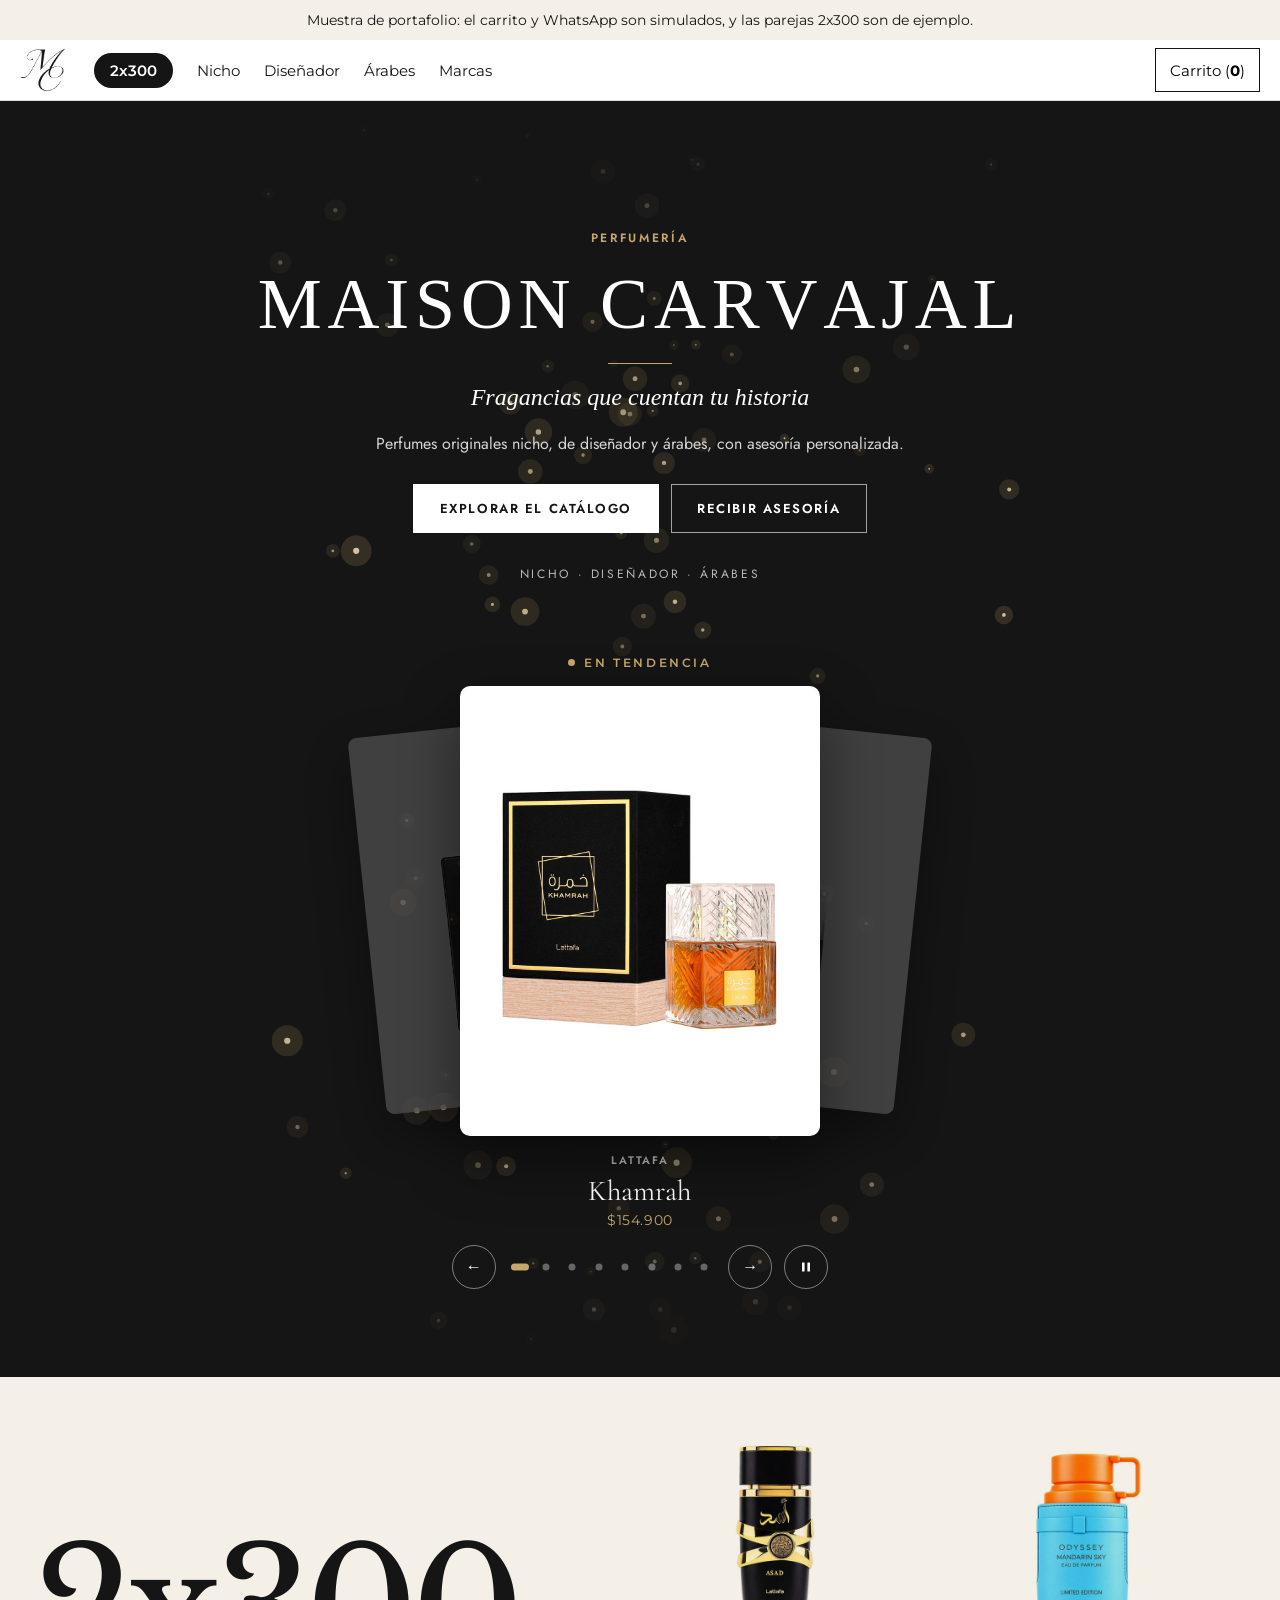
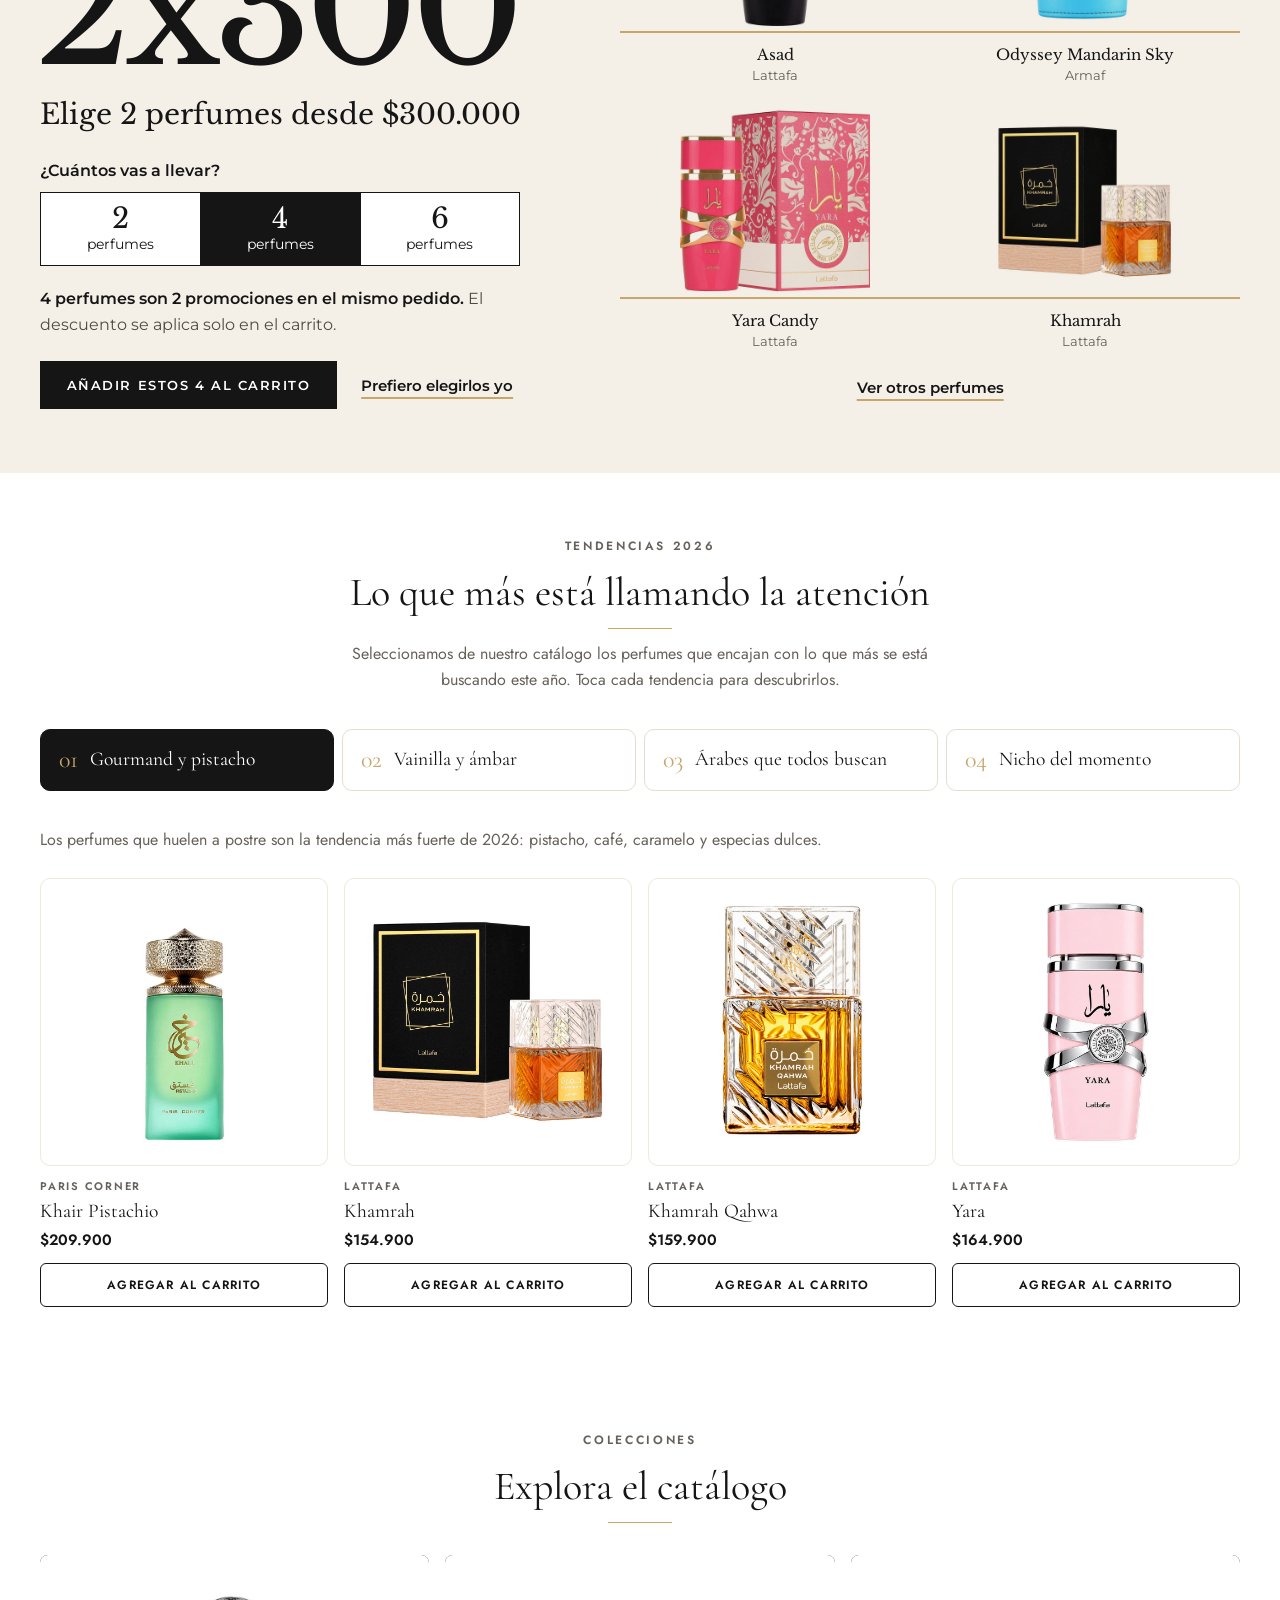
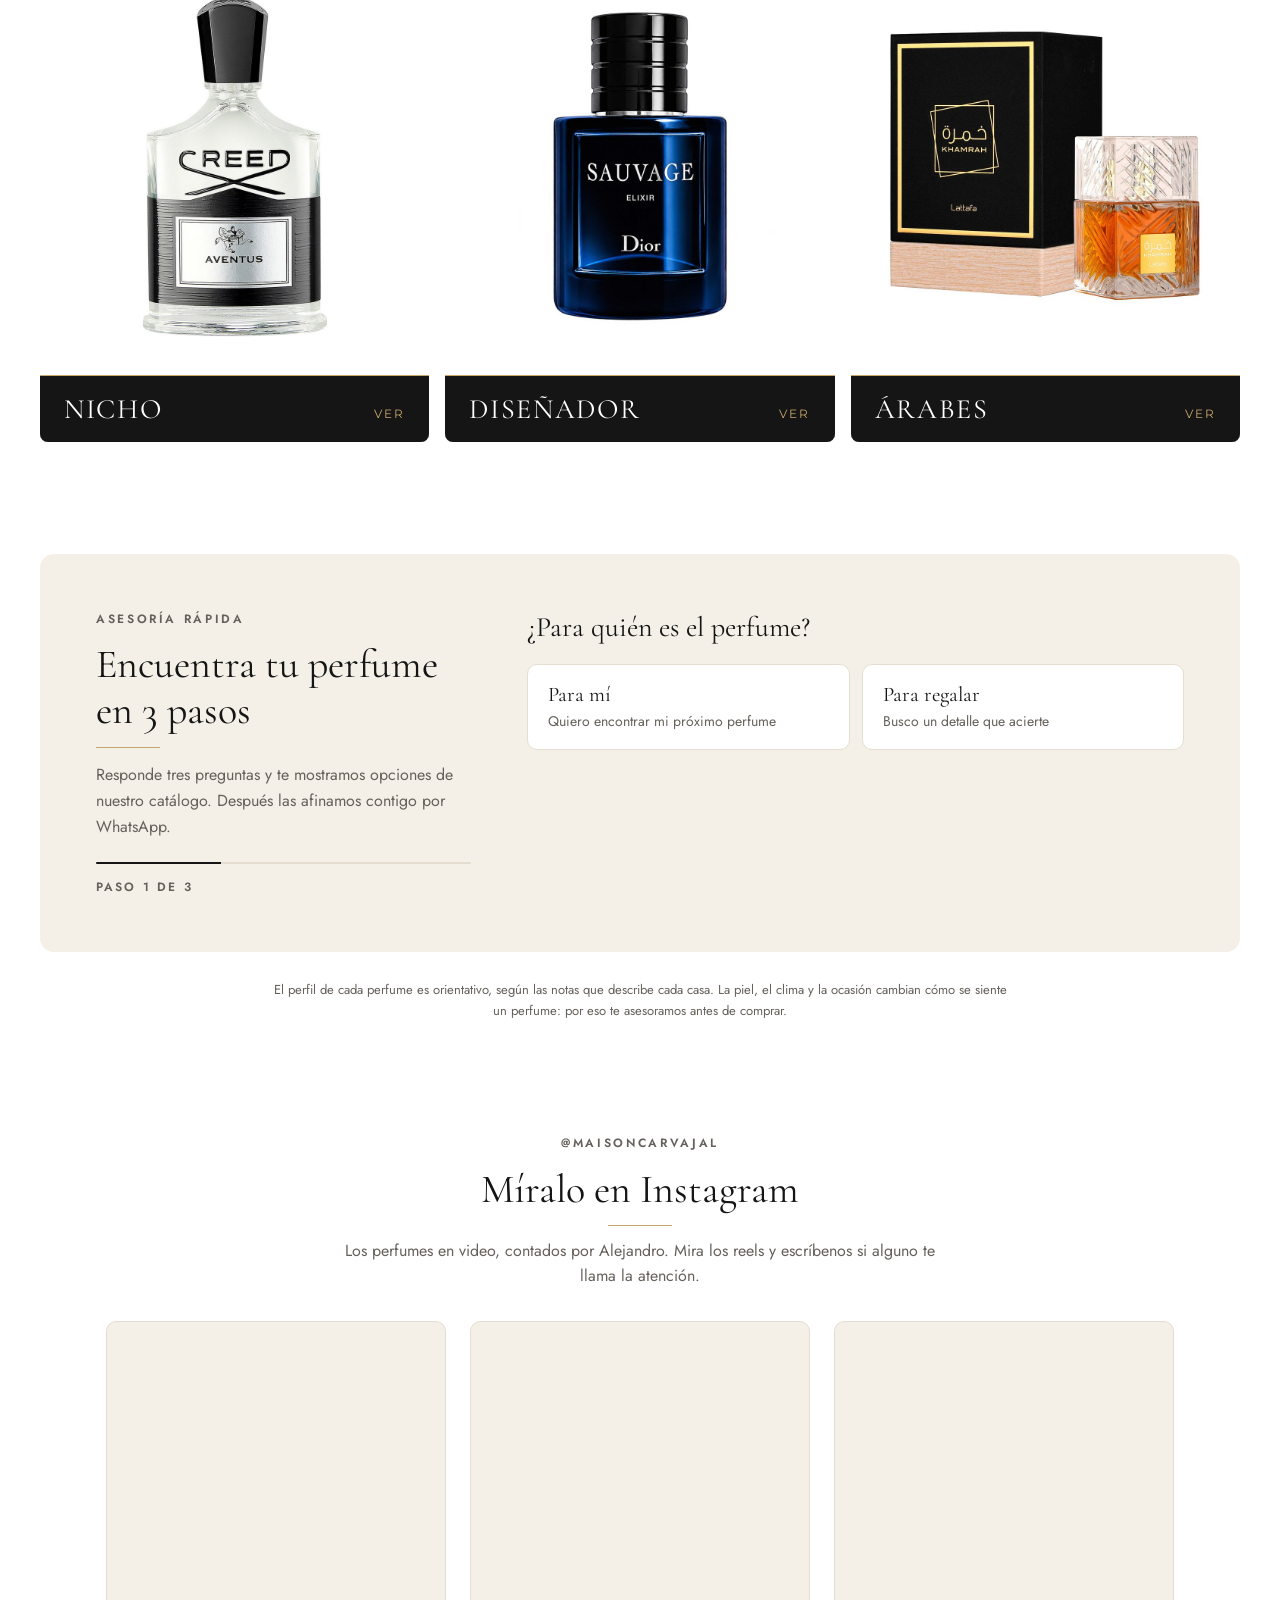
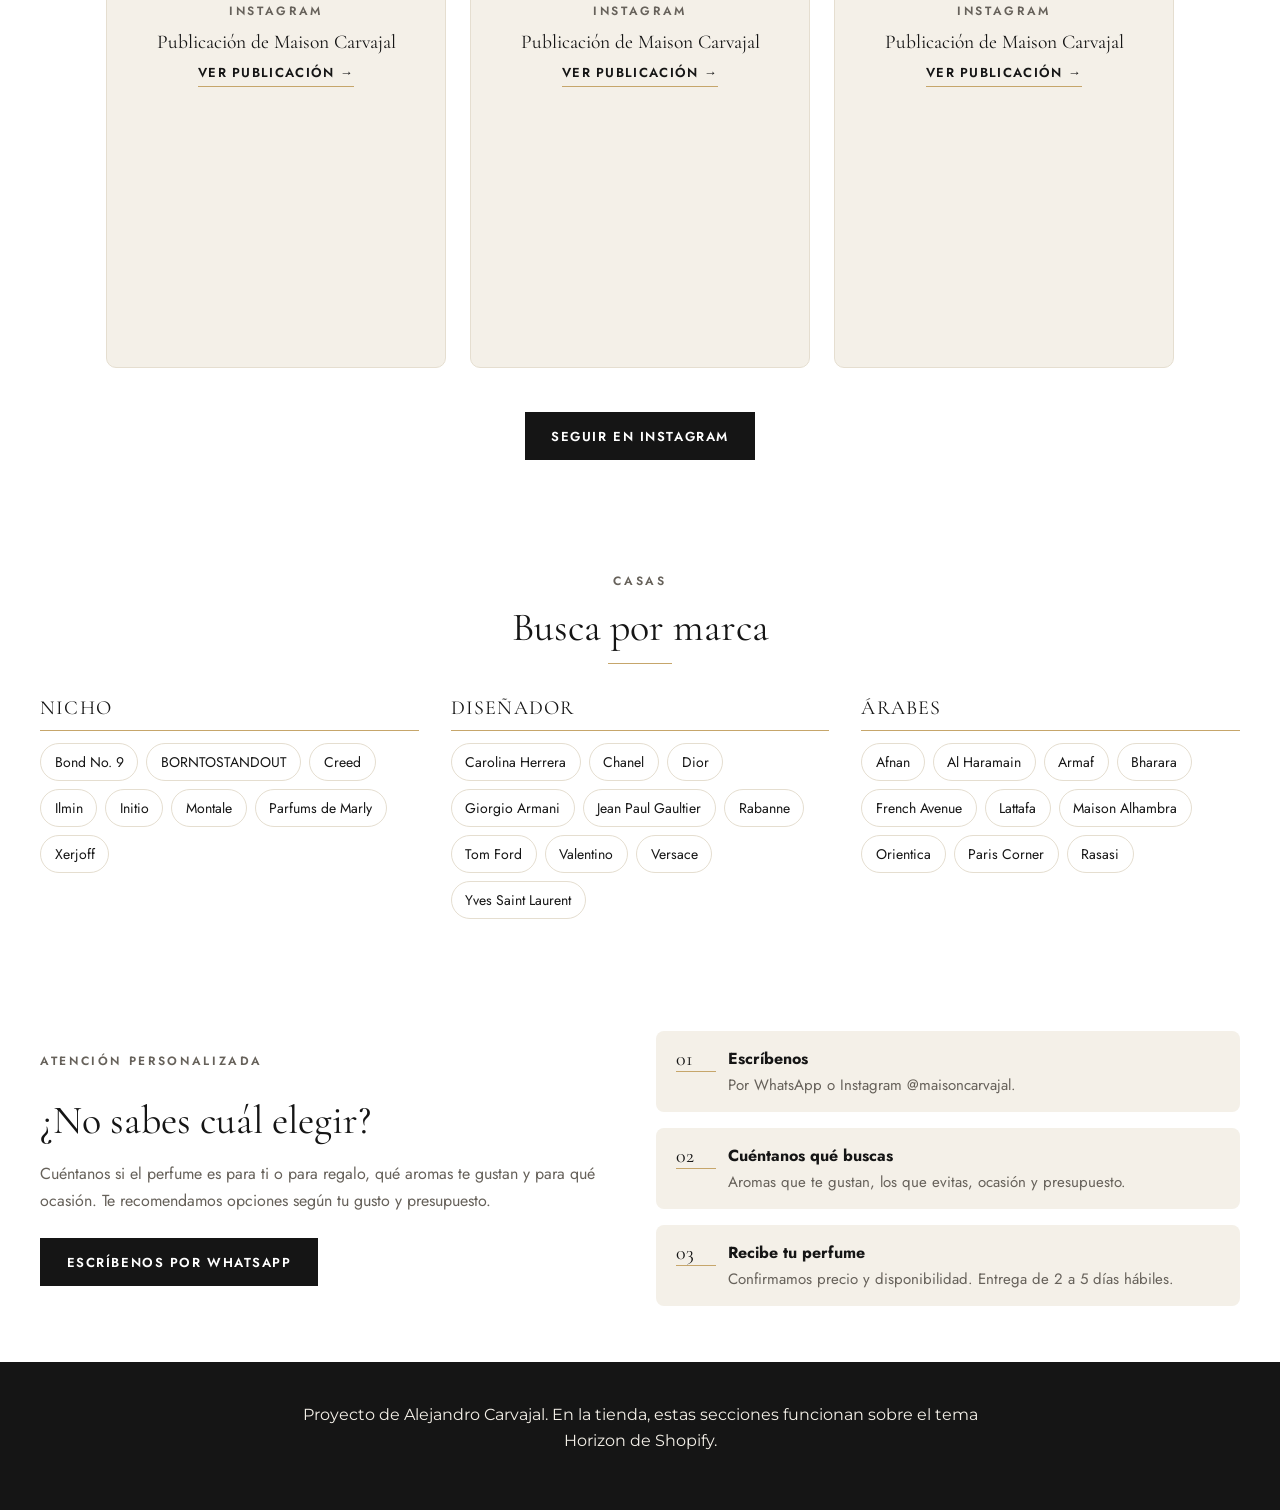
<file: docs/index.html>
<!doctype html>
<html lang="es">
<head>
<meta charset="utf-8">
<meta name="viewport" content="width=device-width,initial-scale=1">
<meta name="robots" content="noindex">
<title>Maison Carvajal</title>
<meta name="description" content="Muestra de la tienda Maison Carvajal, perfumería en Barranquilla.">
<link rel="icon" href="mc-monograma-negro.png">
<link rel="preconnect" href="https://fonts.googleapis.com">
<link rel="preconnect" href="https://fonts.gstatic.com" crossorigin>
<link rel="stylesheet" href="https://fonts.googleapis.com/css2?family=Cormorant+Garamond:wght@400;500;600&family=Jost:wght@400;500;600&family=Libre+Baskerville&family=Montserrat:wght@400;500;600&display=swap">
<link rel="stylesheet" href="estilos.css">
<script type="importmap">{"imports":{"@shopify/events":"data:text/javascript,class%20Base%20extends%20Event%7Bconstructor(t%2Cd)%7Bsuper(t%2C%7Bbubbles%3Atrue%7D)%3BObject.assign(this%2Cd)%7Dstatic%20createPromise()%7Blet%20resolve%2Creject%3Bconst%20promise%3Dnew%20Promise((a%2Cb)%3D%3E%7Bresolve%3Da%3Breject%3Db%7D)%3Breturn%7Bpromise%2Cresolve%2Creject%7D%7Dstatic%20createCartFromAjaxResponse(c)%7Breturn%7BtotalQuantity%3Ac.item_count%7D%7D%7Dexport%20class%20CartLinesUpdateEvent%20extends%20Base%7Bconstructor(d)%7Bsuper('shopify%3Acart%3Alines-update'%2Cd)%7D%7Dexport%20class%20CartDiscountUpdateEvent%20extends%20Base%7Bconstructor(d)%7Bsuper('shopify%3Acart%3Adiscount-update'%2Cd)%7D%7D"}}</script>
</head>
<body>
<p class="demo-barra">Muestra de portafolio: el carrito y WhatsApp son simulados, y las parejas 2x300 son de ejemplo.</p>
<header class="demo-cabecera"><a href="index.html" aria-label="Maison Carvajal, inicio"><img src="mc-monograma-negro.png" width="46" height="44" alt=""></a>
<nav aria-label="Principal"><a class="demo-pildora" href="2x300.html">2x300</a><a href="catalogo.html#nicho">Nicho</a><a href="catalogo.html#disenador">Diseñador</a><a href="catalogo.html#arabes">Árabes</a><a href="#marcas">Marcas</a></nav>
<button type="button" class="demo-abrir" data-demo-carrito>Carrito (<b data-demo-cuenta>0</b>)</button></header>
<main>
<div class="section section--full-width mc-hero2"><mc-hero class="mc-hero2__inner"><canvas class="mc-hero2__aroma" aria-hidden="true"></canvas>
<div class="mc-hero2__copy"><p class="mc-eyebrow">Perfumería</p><h1 class="mc-hero__title" data-letters>Maison Carvajal</h1><span class="mc-rule" aria-hidden="true"></span>
<p class="mc-hero__tagline">Fragancias que cuentan tu historia</p><p class="mc-hero__sub">Perfumes originales nicho, de diseñador y árabes, con asesoría personalizada.</p>
<div class="mc-hero__ctas"><a class="mc-btn mc-btn--light" href="catalogo.html">Explorar el catálogo</a><a class="mc-btn mc-btn--ghost" href="https://wa.me/?text=Hola%2C%20quiero%20asesor%C3%ADa%20para%20elegir%20un%20perfume.">Recibir asesoría</a></div>
<p class="mc-hero__collections">Nicho &middot; Diseñador &middot; Árabes</p></div>
<mc-spotlight class="mc-spot" role="region" aria-roledescription="carrusel" aria-label="En tendencia"><p class="mc-spot__label"><span class="mc-spot__pulse" aria-hidden="true"></span>En tendencia</p>
<div class="mc-spot__stage"><a class="mc-spot__card" href="#ficha-57633568849992" data-vendor="Lattafa" data-name="Khamrah" data-price="$154.900" aria-label="Lattafa Khamrah"><img src="img/mc-048-lattafa-khamrah.jpg" alt=""></a><a class="mc-spot__card" href="#ficha-57633568718920" data-vendor="Creed" data-name="Aventus" data-price="$1.599.900" aria-label="Creed Aventus"><img src="img/mc-086-creed-aventus.jpg" alt=""></a><a class="mc-spot__card" href="#ficha-57633578942536" data-vendor="Lattafa" data-name="Yara" data-price="$164.900" aria-label="Lattafa Yara"><img src="img/mc-007-lattafa-yara.jpg" alt=""></a><a class="mc-spot__card" href="#ficha-57633576222792" data-vendor="Xerjoff" data-name="Erba Pura" data-price="$1.099.900" aria-label="Xerjoff Erba Pura"><img src="img/mc-030-xerjoff-erba-pura.jpg" alt=""></a><a class="mc-spot__card" href="#ficha-57633578188872" data-vendor="Lattafa" data-name="Asad" data-price="$149.900" aria-label="Lattafa Asad"><img src="img/mc-049-lattafa-asad.jpg" alt=""></a><a class="mc-spot__card" href="#ficha-57633579270216" data-vendor="Armaf" data-name="Odyssey Mandarin Sky" data-price="$159.900" aria-label="Armaf Odyssey Mandarin Sky"><img src="img/mc-009-armaf-odyssey-mandarin-sky.jpg" alt=""></a><a class="mc-spot__card" href="#ficha-57633579008072" data-vendor="Afnan" data-name="9 Pm" data-price="$159.900" aria-label="Afnan 9 Pm"><img src="img/mc-008-afnan-9-pm.jpg" alt=""></a><a class="mc-spot__card" href="#ficha-57633568882760" data-vendor="Armaf" data-name="Club De Nuit Intense Man" data-price="$164.900" aria-label="Armaf Club De Nuit Intense Man"><img src="img/mc-047-armaf-club-de-nuit-intense-man.jpg" alt=""></a></div>
<div class="mc-spot__meta" aria-live="polite"><span class="mc-card-vendor" data-meta="vendor"></span><span class="mc-spot__name" data-meta="name"></span><span class="mc-spot__price" data-meta="price"></span></div>
<div class="mc-spot__controls"><button type="button" class="mc-spot__btn" data-action="prev" aria-label="Perfume anterior"><span aria-hidden="true">&larr;</span></button><div class="mc-spot__dots" role="group" aria-label="Elegir perfume"></div><button type="button" class="mc-spot__btn" data-action="next" aria-label="Perfume siguiente"><span aria-hidden="true">&rarr;</span></button><button type="button" class="mc-spot__btn mc-spot__btn--toggle" data-action="toggle" aria-label="Pausar rotación"><span aria-hidden="true" data-icon></span></button></div>
</mc-spotlight></mc-hero></div>
<div class="mc-p300-section" id="promo"><div class="section section--page-width mc-p300-wrap" style="padding-top:64px;padding-bottom:64px"><mc-p300 class="mc-p300" data-start="4" data-cart-add-url="/cart/add.js" data-cart-url="/cart">
<div class="mc-p300__copy"><h2 class="mc-p300__title">2x300</h2><p class="mc-p300__lead">Elige 2 perfumes desde $300.000</p>
<fieldset class="mc-p300__qty" data-qty hidden><legend>¿Cuántos vas a llevar?</legend><div class="mc-p300__options"><label><input type="radio" name="mc-p300-demo" value="2"><span><b>2</b> perfumes</span></label><label><input type="radio" name="mc-p300-demo" value="4" checked><span><b>4</b> perfumes</span></label><label><input type="radio" name="mc-p300-demo" value="6"><span><b>6</b> perfumes</span></label></div></fieldset>
<p class="mc-p300__note"><span data-note></span> El descuento se aplica solo en el carrito.</p>
<div class="mc-p300__actions"><button type="button" class="mc-btn mc-btn--dark" data-add hidden><span data-add-label>Añadir al carrito</span></button><a class="mc-p300__link" href="2x300.html">Prefiero elegirlos yo</a></div><p class="mc-p300__status" data-status role="status"></p></div>
<div class="mc-p300__stage"><ul class="mc-p300__shelf" data-shelf data-n="2"><li class="mc-p300__pair" data-pair data-va="57633578188872" data-vb="57633579270216"><a class="mc-p300__bottle" href="#ficha-57633578188872"><span class="mc-p300__photo"><img loading="lazy" src="img/mc-049-lattafa-asad.jpg" alt=""></span><span class="mc-p300__name">Asad</span><span class="mc-p300__vendor">Lattafa</span></a><a class="mc-p300__bottle" href="#ficha-57633579270216"><span class="mc-p300__photo"><img loading="lazy" src="img/mc-009-armaf-odyssey-mandarin-sky.jpg" alt=""></span><span class="mc-p300__name">Odyssey Mandarin Sky</span><span class="mc-p300__vendor">Armaf</span></a></li><li class="mc-p300__pair" data-pair data-va="57633578975304" data-vb="57633568849992"><a class="mc-p300__bottle" href="#ficha-57633578975304"><span class="mc-p300__photo"><img loading="lazy" src="img/mc-058-lattafa-yara-candy.jpg" alt=""></span><span class="mc-p300__name">Yara Candy</span><span class="mc-p300__vendor">Lattafa</span></a><a class="mc-p300__bottle" href="#ficha-57633568849992"><span class="mc-p300__photo"><img loading="lazy" src="img/mc-048-lattafa-khamrah.jpg" alt=""></span><span class="mc-p300__name">Khamrah</span><span class="mc-p300__vendor">Lattafa</span></a></li><li class="mc-p300__pair" data-pair data-va="57633578319944" data-vb="57633578483784" hidden><a class="mc-p300__bottle" href="#ficha-57633578319944"><span class="mc-p300__photo"><img loading="lazy" src="img/mc-055-lattafa-bade-e-al-oud-oud-for-glory.jpg" alt=""></span><span class="mc-p300__name">Bade'E Al Oud Oud For Glory</span><span class="mc-p300__vendor">Lattafa</span></a><a class="mc-p300__bottle" href="#ficha-57633578483784"><span class="mc-p300__photo"><img loading="lazy" src="img/mc-006-lattafa-khamrah-qahwa.jpg" alt=""></span><span class="mc-p300__name">Khamrah Qahwa</span><span class="mc-p300__vendor">Lattafa</span></a></li><li class="mc-p300__pair" data-pair data-va="57633578942536" data-vb="57633579335752" hidden><a class="mc-p300__bottle" href="#ficha-57633578942536"><span class="mc-p300__photo"><img loading="lazy" src="img/mc-007-lattafa-yara.jpg" alt=""></span><span class="mc-p300__name">Yara</span><span class="mc-p300__vendor">Lattafa</span></a><a class="mc-p300__bottle" href="#ficha-57633579335752"><span class="mc-p300__photo"><img loading="lazy" src="img/mc-040-rasasi-hawas.jpg" alt=""></span><span class="mc-p300__name">Hawas</span><span class="mc-p300__vendor">Rasasi</span></a></li><li class="mc-p300__pair" data-pair data-va="57658864205896" data-vb="57633578156104" hidden><a class="mc-p300__bottle" href="#ficha-57658864205896"><span class="mc-p300__photo"><img loading="lazy" src="https://cdn.shopify.com/s/files/1/0606/3082/7080/files/1_9fb3182c-ce4b-4238-ac54-ed0498a19be6.png?v=1795191768" alt=""></span><span class="mc-p300__name">Qaed Al Fursan</span><span class="mc-p300__vendor">Lattafa</span></a><a class="mc-p300__bottle" href="#ficha-57633578156104"><span class="mc-p300__photo"><img loading="lazy" src="img/mc-032-lattafa-angham.jpg" alt=""></span><span class="mc-p300__name">Angham</span><span class="mc-p300__vendor">Lattafa</span></a></li><li class="mc-p300__pair" data-pair data-va="57658864238664" data-vb="57633568882760" hidden><a class="mc-p300__bottle" href="#ficha-57658864238664"><span class="mc-p300__photo"><img loading="lazy" src="https://cdn.shopify.com/s/files/1/0606/3082/7080/files/Qaed-Al-Fursan-Untamed-1_85250e2a-2ec7-4f49-9612-1161bec0e54b.jpg?v=1795191768" alt=""></span><span class="mc-p300__name">Qaed Al Fursan Untamed</span><span class="mc-p300__vendor">Lattafa</span></a><a class="mc-p300__bottle" href="#ficha-57633568882760"><span class="mc-p300__photo"><img loading="lazy" src="img/mc-047-armaf-club-de-nuit-intense-man.jpg" alt=""></span><span class="mc-p300__name">Club De Nuit Intense Man</span><span class="mc-p300__vendor">Armaf</span></a></li></ul><button type="button" class="mc-p300__swap" data-swap hidden>Ver otros perfumes</button></div>
</mc-p300></div></div>
<div class="section section--page-width spacing-style mc-trends" id="tendencias" style="padding-top:64px;padding-bottom:56px">
<div class="mc-section-head"><p class="mc-eyebrow">Tendencias 2026</p><h2 id="mc-trends-title">Lo que más está llamando la atención</h2><span class="mc-rule" aria-hidden="true"></span><p>Seleccionamos de nuestro catálogo los perfumes que encajan con lo que más se está buscando este año. Toca cada tendencia para descubrirlos.</p></div>
<mc-tabs class="mc-trends__tabs"><div class="mc-tablist" role="tablist" aria-labelledby="mc-trends-title"><button type="button" role="tab" class="mc-tab" id="mc-tab-t_gourmand" aria-controls="mc-panel-t_gourmand" aria-selected="true" data-block-id="t_gourmand"><span class="mc-tab__num" aria-hidden="true">01</span><span class="mc-tab__title">Gourmand y pistacho</span></button><button type="button" role="tab" class="mc-tab" id="mc-tab-t_vainilla" aria-controls="mc-panel-t_vainilla" aria-selected="false" tabindex="-1" data-block-id="t_vainilla"><span class="mc-tab__num" aria-hidden="true">02</span><span class="mc-tab__title">Vainilla y ámbar</span></button><button type="button" role="tab" class="mc-tab" id="mc-tab-t_arabes" aria-controls="mc-panel-t_arabes" aria-selected="false" tabindex="-1" data-block-id="t_arabes"><span class="mc-tab__num" aria-hidden="true">03</span><span class="mc-tab__title">Árabes que todos buscan</span></button><button type="button" role="tab" class="mc-tab" id="mc-tab-t_temporada" aria-controls="mc-panel-t_temporada" aria-selected="false" tabindex="-1" data-block-id="t_temporada"><span class="mc-tab__num" aria-hidden="true">04</span><span class="mc-tab__title">Nicho del momento</span></button></div>
<div class="mc-panel" role="tabpanel" id="mc-panel-t_gourmand" aria-labelledby="mc-tab-t_gourmand" tabindex="0"><p class="mc-panel__text">Los perfumes que huelen a postre son la tendencia más fuerte de 2026: pistacho, café, caramelo y especias dulces.</p><div class="mc-rail"><div class="mc-tcard" data-casa="Paris Corner"><a class="mc-tcard__link" href="#ficha-57633579728968"><span class="mc-tcard__media"><img loading="lazy" src="img/mc-057-paris-corner-khair-pistachio.jpg" alt="Paris Corner Khair Pistachio"></span><span class="mc-tcard__body"><span class="mc-card-vendor">Paris Corner</span><span class="mc-card-name">Khair Pistachio</span><span class="mc-tcard__price">$209.900</span></span></a><form class="mc-tcard__form" method="post" action="/cart/add" data-mc-add><input type="hidden" name="id" value="57633579728968"><input type="hidden" name="quantity" value="1"><button type="submit" class="mc-tcard__add" aria-label="Agregar Paris Corner Khair Pistachio al carrito"><span data-label>Agregar al carrito</span></button><span class="visually-hidden" role="status" data-status></span></form></div><div class="mc-tcard" data-casa="Lattafa"><a class="mc-tcard__link" href="#ficha-57633568849992"><span class="mc-tcard__media"><img loading="lazy" src="img/mc-048-lattafa-khamrah.jpg" alt="Lattafa Khamrah"></span><span class="mc-tcard__body"><span class="mc-card-vendor">Lattafa</span><span class="mc-card-name">Khamrah</span><span class="mc-tcard__price">$154.900</span></span></a><form class="mc-tcard__form" method="post" action="/cart/add" data-mc-add><input type="hidden" name="id" value="57633568849992"><input type="hidden" name="quantity" value="1"><button type="submit" class="mc-tcard__add" aria-label="Agregar Lattafa Khamrah al carrito"><span data-label>Agregar al carrito</span></button><span class="visually-hidden" role="status" data-status></span></form></div><div class="mc-tcard" data-casa="Lattafa"><a class="mc-tcard__link" href="#ficha-57633578483784"><span class="mc-tcard__media"><img loading="lazy" src="img/mc-006-lattafa-khamrah-qahwa.jpg" alt="Lattafa Khamrah Qahwa"></span><span class="mc-tcard__body"><span class="mc-card-vendor">Lattafa</span><span class="mc-card-name">Khamrah Qahwa</span><span class="mc-tcard__price">$159.900</span></span></a><form class="mc-tcard__form" method="post" action="/cart/add" data-mc-add><input type="hidden" name="id" value="57633578483784"><input type="hidden" name="quantity" value="1"><button type="submit" class="mc-tcard__add" aria-label="Agregar Lattafa Khamrah Qahwa al carrito"><span data-label>Agregar al carrito</span></button><span class="visually-hidden" role="status" data-status></span></form></div><div class="mc-tcard" data-casa="Lattafa"><a class="mc-tcard__link" href="#ficha-57633578942536"><span class="mc-tcard__media"><img loading="lazy" src="img/mc-007-lattafa-yara.jpg" alt="Lattafa Yara"></span><span class="mc-tcard__body"><span class="mc-card-vendor">Lattafa</span><span class="mc-card-name">Yara</span><span class="mc-tcard__price">$164.900</span></span></a><form class="mc-tcard__form" method="post" action="/cart/add" data-mc-add><input type="hidden" name="id" value="57633578942536"><input type="hidden" name="quantity" value="1"><button type="submit" class="mc-tcard__add" aria-label="Agregar Lattafa Yara al carrito"><span data-label>Agregar al carrito</span></button><span class="visually-hidden" role="status" data-status></span></form></div></div></div><div class="mc-panel" role="tabpanel" id="mc-panel-t_vainilla" aria-labelledby="mc-tab-t_vainilla" tabindex="0" hidden><p class="mc-panel__text">La vainilla sigue creciendo, ahora más cálida y especiada, con licores, canela y ámbar. Ideal para la noche.</p><div class="mc-rail"><div class="mc-tcard" data-casa="Parfums de Marly"><a class="mc-tcard__link" href="#ficha-57633576353864"><span class="mc-tcard__media"><img loading="lazy" src="img/mc-092-parfums-de-marly-althair.jpg" alt="Parfums de Marly Althair"></span><span class="mc-tcard__body"><span class="mc-card-vendor">Parfums de Marly</span><span class="mc-card-name">Althair</span><span class="mc-tcard__price">$1.349.900</span></span></a><a class="mc-tcard__add mc-tcard__add--ask" href="https://wa.me/?text=Hola%2C%20Maison%20Carvajal.%20Quiero%20pedir%20este%20perfume%3A%0A%0A*Referencia%3A*%20Parfums%20de%20Marly%20Althair%0A*Colecci%C3%B3n%3A*%20Nicho%0A*Precio%20en%20la%20web%3A*%20%241.349.900%0A%0A%C2%BFMe%20confirmas%20disponibilidad%2C%20precio%20final%20y%20tiempo%20de%20entrega%3F%20Mi%20ciudad%20de%20entrega%20es%3A" aria-label="Pedir Parfums de Marly Althair por WhatsApp">Pedir por WhatsApp</a></div><div class="mc-tcard" data-casa="French Avenue"><a class="mc-tcard__link" href="#ficha-57633579565128"><span class="mc-tcard__media"><img loading="lazy" src="img/mc-016-french-avenue-liquid-burn.jpg" alt="French Avenue Liquid Burn"></span><span class="mc-tcard__body"><span class="mc-card-vendor">French Avenue</span><span class="mc-card-name">Liquid Burn</span><span class="mc-tcard__price">$224.900</span></span></a><form class="mc-tcard__form" method="post" action="/cart/add" data-mc-add><input type="hidden" name="id" value="57633579565128"><input type="hidden" name="quantity" value="1"><button type="submit" class="mc-tcard__add" aria-label="Agregar French Avenue Liquid Burn al carrito"><span data-label>Agregar al carrito</span></button><span class="visually-hidden" role="status" data-status></span></form></div><div class="mc-tcard" data-casa="Afnan"><a class="mc-tcard__link" href="#ficha-57633579008072"><span class="mc-tcard__media"><img loading="lazy" src="img/mc-008-afnan-9-pm.jpg" alt="Afnan 9 Pm"></span><span class="mc-tcard__body"><span class="mc-card-vendor">Afnan</span><span class="mc-card-name">9 Pm</span><span class="mc-tcard__price">$159.900</span></span></a><form class="mc-tcard__form" method="post" action="/cart/add" data-mc-add><input type="hidden" name="id" value="57633579008072"><input type="hidden" name="quantity" value="1"><button type="submit" class="mc-tcard__add" aria-label="Agregar Afnan 9 Pm al carrito"><span data-label>Agregar al carrito</span></button><span class="visually-hidden" role="status" data-status></span></form></div><div class="mc-tcard" data-casa="Valentino"><a class="mc-tcard__link" href="#ficha-57633577599048"><span class="mc-tcard__media"><img loading="lazy" src="img/mc-066-valentino-uomo-born-in-roma-intense.jpg" alt="Valentino Uomo Born In Roma Intense"></span><span class="mc-tcard__body"><span class="mc-card-vendor">Valentino</span><span class="mc-card-name">Uomo Born In Roma Intense</span><span class="mc-tcard__price">$669.900</span></span></a><a class="mc-tcard__add mc-tcard__add--ask" href="https://wa.me/?text=Hola%2C%20Maison%20Carvajal.%20Quiero%20pedir%20este%20perfume%3A%0A%0A*Referencia%3A*%20Valentino%20Uomo%20Born%20In%20Roma%20Intense%0A*Colecci%C3%B3n%3A*%20Dise%C3%B1ador%0A*Precio%20en%20la%20web%3A*%20%24669.900%0A%0A%C2%BFMe%20confirmas%20disponibilidad%2C%20precio%20final%20y%20tiempo%20de%20entrega%3F%20Mi%20ciudad%20de%20entrega%20es%3A" aria-label="Pedir Valentino Uomo Born In Roma Intense por WhatsApp">Pedir por WhatsApp</a></div></div></div><div class="mc-panel" role="tabpanel" id="mc-panel-t_arabes" aria-labelledby="mc-tab-t_arabes" tabindex="0" hidden><p class="mc-panel__text">La perfumería árabe está en todas las redes por su intensidad y su gran relación calidad-precio.</p><div class="mc-rail"><div class="mc-tcard" data-casa="Lattafa"><a class="mc-tcard__link" href="#ficha-57633578188872"><span class="mc-tcard__media"><img loading="lazy" src="img/mc-049-lattafa-asad.jpg" alt="Lattafa Asad"></span><span class="mc-tcard__body"><span class="mc-card-vendor">Lattafa</span><span class="mc-card-name">Asad</span><span class="mc-tcard__price">$149.900</span></span></a><form class="mc-tcard__form" method="post" action="/cart/add" data-mc-add><input type="hidden" name="id" value="57633578188872"><input type="hidden" name="quantity" value="1"><button type="submit" class="mc-tcard__add" aria-label="Agregar Lattafa Asad al carrito"><span data-label>Agregar al carrito</span></button><span class="visually-hidden" role="status" data-status></span></form></div><div class="mc-tcard" data-casa="Armaf"><a class="mc-tcard__link" href="#ficha-57633579270216"><span class="mc-tcard__media"><img loading="lazy" src="img/mc-009-armaf-odyssey-mandarin-sky.jpg" alt="Armaf Odyssey Mandarin Sky"></span><span class="mc-tcard__body"><span class="mc-card-vendor">Armaf</span><span class="mc-card-name">Odyssey Mandarin Sky</span><span class="mc-tcard__price">$159.900</span></span></a><form class="mc-tcard__form" method="post" action="/cart/add" data-mc-add><input type="hidden" name="id" value="57633579270216"><input type="hidden" name="quantity" value="1"><button type="submit" class="mc-tcard__add" aria-label="Agregar Armaf Odyssey Mandarin Sky al carrito"><span data-label>Agregar al carrito</span></button><span class="visually-hidden" role="status" data-status></span></form></div><div class="mc-tcard" data-casa="Armaf"><a class="mc-tcard__link" href="#ficha-57633568882760"><span class="mc-tcard__media"><img loading="lazy" src="img/mc-047-armaf-club-de-nuit-intense-man.jpg" alt="Armaf Club De Nuit Intense Man"></span><span class="mc-tcard__body"><span class="mc-card-vendor">Armaf</span><span class="mc-card-name">Club De Nuit Intense Man</span><span class="mc-tcard__price">$164.900</span></span></a><form class="mc-tcard__form" method="post" action="/cart/add" data-mc-add><input type="hidden" name="id" value="57633568882760"><input type="hidden" name="quantity" value="1"><button type="submit" class="mc-tcard__add" aria-label="Agregar Armaf Club De Nuit Intense Man al carrito"><span data-label>Agregar al carrito</span></button><span class="visually-hidden" role="status" data-status></span></form></div><a class="mc-tcard mc-tcard--more" href="catalogo.html#arabes"><span class="mc-tcard__more-label">Ver toda la colección</span><span class="mc-card-name">Árabes</span><span class="mc-tcard__arrow" aria-hidden="true">&rarr;</span></a></div></div><div class="mc-panel" role="tabpanel" id="mc-panel-t_temporada" aria-labelledby="mc-tab-t_temporada" tabindex="0" hidden><p class="mc-panel__text">Las casas nicho más comentadas: clásicos que no pasan de moda y fragancias que se volvieron virales.</p><div class="mc-rail"><div class="mc-tcard" data-casa="Creed"><a class="mc-tcard__link" href="#ficha-57633568718920"><span class="mc-tcard__media"><img loading="lazy" src="img/mc-086-creed-aventus.jpg" alt="Creed Aventus"></span><span class="mc-tcard__body"><span class="mc-card-vendor">Creed</span><span class="mc-card-name">Aventus</span><span class="mc-tcard__price">$1.599.900</span></span></a><a class="mc-tcard__add mc-tcard__add--ask" href="https://wa.me/?text=Hola%2C%20Maison%20Carvajal.%20Quiero%20pedir%20este%20perfume%3A%0A%0A*Referencia%3A*%20Creed%20Aventus%0A*Colecci%C3%B3n%3A*%20Nicho%0A*Precio%20en%20la%20web%3A*%20%241.599.900%0A%0A%C2%BFMe%20confirmas%20disponibilidad%2C%20precio%20final%20y%20tiempo%20de%20entrega%3F%20Mi%20ciudad%20de%20entrega%20es%3A" aria-label="Pedir Creed Aventus por WhatsApp">Pedir por WhatsApp</a></div><div class="mc-tcard" data-casa="Xerjoff"><a class="mc-tcard__link" href="#ficha-57633576222792"><span class="mc-tcard__media"><img loading="lazy" src="img/mc-030-xerjoff-erba-pura.jpg" alt="Xerjoff Erba Pura"></span><span class="mc-tcard__body"><span class="mc-card-vendor">Xerjoff</span><span class="mc-card-name">Erba Pura</span><span class="mc-tcard__price">$1.099.900</span></span></a><a class="mc-tcard__add mc-tcard__add--ask" href="https://wa.me/?text=Hola%2C%20Maison%20Carvajal.%20Quiero%20pedir%20este%20perfume%3A%0A%0A*Referencia%3A*%20Xerjoff%20Erba%20Pura%0A*Colecci%C3%B3n%3A*%20Nicho%0A*Precio%20en%20la%20web%3A*%20%241.099.900%0A%0A%C2%BFMe%20confirmas%20disponibilidad%2C%20precio%20final%20y%20tiempo%20de%20entrega%3F%20Mi%20ciudad%20de%20entrega%20es%3A" aria-label="Pedir Xerjoff Erba Pura por WhatsApp">Pedir por WhatsApp</a></div><div class="mc-tcard" data-casa="Parfums de Marly"><a class="mc-tcard__link" href="#ficha-57633576517704"><span class="mc-tcard__media"><img loading="lazy" src="img/mc-105-parfums-de-marly-haltane.jpg" alt="Parfums de Marly Haltane"></span><span class="mc-tcard__body"><span class="mc-card-vendor">Parfums de Marly</span><span class="mc-card-name">Haltane</span><span class="mc-tcard__price">$1.299.900</span></span></a><a class="mc-tcard__add mc-tcard__add--ask" href="https://wa.me/?text=Hola%2C%20Maison%20Carvajal.%20Quiero%20pedir%20este%20perfume%3A%0A%0A*Referencia%3A*%20Parfums%20de%20Marly%20Haltane%0A*Colecci%C3%B3n%3A*%20Nicho%0A*Precio%20en%20la%20web%3A*%20%241.299.900%0A%0A%C2%BFMe%20confirmas%20disponibilidad%2C%20precio%20final%20y%20tiempo%20de%20entrega%3F%20Mi%20ciudad%20de%20entrega%20es%3A" aria-label="Pedir Parfums de Marly Haltane por WhatsApp">Pedir por WhatsApp</a></div><a class="mc-tcard mc-tcard--more" href="catalogo.html#nicho"><span class="mc-tcard__more-label">Ver toda la colección</span><span class="mc-card-name">Nicho</span><span class="mc-tcard__arrow" aria-hidden="true">&rarr;</span></a></div></div>
</mc-tabs></div>
<div class="section section--page-width demo-seccion"><div class="mc-section-head"><p class="mc-eyebrow">Colecciones</p><h2>Explora el catálogo</h2><span class="mc-rule" aria-hidden="true"></span></div><div class="mc-collections"><a class="mc-collection-tile mc-collection-tile--photo" href="catalogo.html#nicho"><img loading="lazy" src="img/mc-086-creed-aventus.jpg" alt=""><span class="mc-collection-tile__label"><span class="mc-collection-tile__name">Nicho</span><span class="mc-collection-tile__cta" aria-hidden="true">Ver</span></span></a><a class="mc-collection-tile mc-collection-tile--photo" href="catalogo.html#disenador"><img loading="lazy" src="img/mc-003-dior-sauvage-elixir.jpg" alt=""><span class="mc-collection-tile__label"><span class="mc-collection-tile__name">Diseñador</span><span class="mc-collection-tile__cta" aria-hidden="true">Ver</span></span></a><a class="mc-collection-tile mc-collection-tile--photo" href="catalogo.html#arabes"><img loading="lazy" src="img/mc-048-lattafa-khamrah.jpg" alt=""><span class="mc-collection-tile__label"><span class="mc-collection-tile__name">Árabes</span><span class="mc-collection-tile__cta" aria-hidden="true">Ver</span></span></a></div></div>
<div class="section section--page-width spacing-style mc-quiz" id="test" style="padding-top:56px;padding-bottom:56px">  <mc-quiz class="mc-quiz__box" data-wa="">
    <div class="mc-quiz__intro">
      <p class="mc-eyebrow">Asesoría rápida</p>
      <h2 class="mc-quiz__title">Encuentra tu perfume en 3 pasos</h2>
      <span class="mc-rule" aria-hidden="true"></span>
      
        <p class="mc-quiz__lead">Responde tres preguntas y te mostramos opciones de nuestro catálogo. Después las afinamos contigo por WhatsApp.</p>
      
      <div class="mc-quiz__progress" aria-hidden="true"><span data-progress></span></div>
      <p class="mc-quiz__step-label" data-step-label>Paso 1 de 3</p>
    </div>

    <div class="mc-quiz__stage">
      <fieldset class="mc-q" data-step="1">
        <legend class="mc-q__legend">¿Para quién es el perfume?</legend>
        <div class="mc-choices mc-choices--2">
          <label class="mc-choice"><input type="radio" name="mc-para-q1" value="para mí"><span class="mc-choice__title">Para mí</span><span class="mc-choice__hint">Quiero encontrar mi próximo perfume</span></label>
          <label class="mc-choice"><input type="radio" name="mc-para-q1" value="para regalar"><span class="mc-choice__title">Para regalar</span><span class="mc-choice__hint">Busco un detalle que acierte</span></label>
        </div>
      </fieldset>

      <fieldset class="mc-q" data-step="2" hidden>
        <legend class="mc-q__legend">¿Qué aromas te atraen más?</legend>
        <div class="mc-choices">
          <label class="mc-choice"><input type="radio" name="mc-perfil-q1" value="dulce" data-label="dulces y cálidos"><span class="mc-choice__title">Dulce y cálido</span><span class="mc-choice__hint">Vainilla, café, pistacho, especias</span></label>
          <label class="mc-choice"><input type="radio" name="mc-perfil-q1" value="fresco" data-label="frescos y limpios"><span class="mc-choice__title">Fresco y limpio</span><span class="mc-choice__hint">Cítricos, notas marinas, frutas</span></label>
          <label class="mc-choice"><input type="radio" name="mc-perfil-q1" value="amaderado" data-label="amaderados e intensos"><span class="mc-choice__title">Amaderado e intenso</span><span class="mc-choice__hint">Maderas, cuero, oud, ámbar</span></label>
          <label class="mc-choice"><input type="radio" name="mc-perfil-q1" value="floral" data-label="florales"><span class="mc-choice__title">Floral</span><span class="mc-choice__hint">Rosa, jazmín, flores blancas</span></label>
        </div>
      </fieldset>

      <fieldset class="mc-q" data-step="3" hidden>
        <legend class="mc-q__legend">¿Cuál es tu presupuesto?</legend>
        <div class="mc-choices">
          <label class="mc-choice"><input type="radio" name="mc-pres-q1" value="0-250000" data-label="hasta $250.000"><span class="mc-choice__title">Hasta $250.000</span><span class="mc-choice__hint">Árabes con mucha presencia</span></label>
          <label class="mc-choice"><input type="radio" name="mc-pres-q1" value="250000-700000" data-label="entre $250.000 y $700.000"><span class="mc-choice__title">$250.000 – $700.000</span><span class="mc-choice__hint">Diseñador y árabes premium</span></label>
          <label class="mc-choice"><input type="radio" name="mc-pres-q1" value="700000-999999999" data-label="más de $700.000"><span class="mc-choice__title">Más de $700.000</span><span class="mc-choice__hint">Nicho y grandes casas</span></label>
          <label class="mc-choice"><input type="radio" name="mc-pres-q1" value="0-999999999" data-label="sin un límite definido"><span class="mc-choice__title">Sin límite</span><span class="mc-choice__hint">Muéstrame lo mejor</span></label>
        </div>
      </fieldset>

      <div class="mc-quiz__result" data-result hidden tabindex="-1">
        <p class="mc-eyebrow">Tus sugerencias</p>
        <h3 class="mc-quiz__result-title" data-result-title></h3>
        <p class="mc-quiz__note" data-result-note></p>
        <div class="mc-rail mc-rail--quiz" data-results></div>
        <div class="mc-quiz__actions">
          <a class="mc-btn mc-btn--dark" data-wa-link href="https://wa.me/">
            Confirmar con un asesor por WhatsApp
          </a>
          <button type="button" class="mc-quiz__link" data-restart>Volver a empezar</button>
        </div>
      </div>

      <div class="mc-quiz__nav">
        <button type="button" class="mc-quiz__link" data-back hidden>&larr; Atrás</button>
        <button type="button" class="mc-btn mc-btn--dark" data-next hidden>Continuar &rarr;</button>
      </div>
    </div>

  <template data-pool><div class="mc-pool-item" data-profile="dulce" data-price="209900" data-title="Paris Corner Khair Pistachio"><div class="mc-tcard" data-casa="Paris Corner"><a class="mc-tcard__link" href="#ficha-57633579728968"><span class="mc-tcard__media"><img loading="lazy" src="img/mc-057-paris-corner-khair-pistachio.jpg" alt="Paris Corner Khair Pistachio"></span><span class="mc-tcard__body"><span class="mc-card-vendor">Paris Corner</span><span class="mc-card-name">Khair Pistachio</span><span class="mc-tcard__price">$209.900</span></span></a><form class="mc-tcard__form" method="post" action="/cart/add" data-mc-add><input type="hidden" name="id" value="57633579728968"><input type="hidden" name="quantity" value="1"><button type="submit" class="mc-tcard__add" aria-label="Agregar Paris Corner Khair Pistachio al carrito"><span data-label>Agregar al carrito</span></button><span class="visually-hidden" role="status" data-status></span></form></div></div><div class="mc-pool-item" data-profile="dulce" data-price="154900" data-title="Lattafa Khamrah"><div class="mc-tcard" data-casa="Lattafa"><a class="mc-tcard__link" href="#ficha-57633568849992"><span class="mc-tcard__media"><img loading="lazy" src="img/mc-048-lattafa-khamrah.jpg" alt="Lattafa Khamrah"></span><span class="mc-tcard__body"><span class="mc-card-vendor">Lattafa</span><span class="mc-card-name">Khamrah</span><span class="mc-tcard__price">$154.900</span></span></a><form class="mc-tcard__form" method="post" action="/cart/add" data-mc-add><input type="hidden" name="id" value="57633568849992"><input type="hidden" name="quantity" value="1"><button type="submit" class="mc-tcard__add" aria-label="Agregar Lattafa Khamrah al carrito"><span data-label>Agregar al carrito</span></button><span class="visually-hidden" role="status" data-status></span></form></div></div><div class="mc-pool-item" data-profile="dulce" data-price="159900" data-title="Lattafa Khamrah Qahwa"><div class="mc-tcard" data-casa="Lattafa"><a class="mc-tcard__link" href="#ficha-57633578483784"><span class="mc-tcard__media"><img loading="lazy" src="img/mc-006-lattafa-khamrah-qahwa.jpg" alt="Lattafa Khamrah Qahwa"></span><span class="mc-tcard__body"><span class="mc-card-vendor">Lattafa</span><span class="mc-card-name">Khamrah Qahwa</span><span class="mc-tcard__price">$159.900</span></span></a><form class="mc-tcard__form" method="post" action="/cart/add" data-mc-add><input type="hidden" name="id" value="57633578483784"><input type="hidden" name="quantity" value="1"><button type="submit" class="mc-tcard__add" aria-label="Agregar Lattafa Khamrah Qahwa al carrito"><span data-label>Agregar al carrito</span></button><span class="visually-hidden" role="status" data-status></span></form></div></div><div class="mc-pool-item" data-profile="dulce" data-price="164900" data-title="Lattafa Yara"><div class="mc-tcard" data-casa="Lattafa"><a class="mc-tcard__link" href="#ficha-57633578942536"><span class="mc-tcard__media"><img loading="lazy" src="img/mc-007-lattafa-yara.jpg" alt="Lattafa Yara"></span><span class="mc-tcard__body"><span class="mc-card-vendor">Lattafa</span><span class="mc-card-name">Yara</span><span class="mc-tcard__price">$164.900</span></span></a><form class="mc-tcard__form" method="post" action="/cart/add" data-mc-add><input type="hidden" name="id" value="57633578942536"><input type="hidden" name="quantity" value="1"><button type="submit" class="mc-tcard__add" aria-label="Agregar Lattafa Yara al carrito"><span data-label>Agregar al carrito</span></button><span class="visually-hidden" role="status" data-status></span></form></div></div><div class="mc-pool-item" data-profile="dulce" data-price="159900" data-title="Afnan 9 Pm"><div class="mc-tcard" data-casa="Afnan"><a class="mc-tcard__link" href="#ficha-57633579008072"><span class="mc-tcard__media"><img loading="lazy" src="img/mc-008-afnan-9-pm.jpg" alt="Afnan 9 Pm"></span><span class="mc-tcard__body"><span class="mc-card-vendor">Afnan</span><span class="mc-card-name">9 Pm</span><span class="mc-tcard__price">$159.900</span></span></a><form class="mc-tcard__form" method="post" action="/cart/add" data-mc-add><input type="hidden" name="id" value="57633579008072"><input type="hidden" name="quantity" value="1"><button type="submit" class="mc-tcard__add" aria-label="Agregar Afnan 9 Pm al carrito"><span data-label>Agregar al carrito</span></button><span class="visually-hidden" role="status" data-status></span></form></div></div><div class="mc-pool-item" data-profile="dulce" data-price="224900" data-title="French Avenue Liquid Burn"><div class="mc-tcard" data-casa="French Avenue"><a class="mc-tcard__link" href="#ficha-57633579565128"><span class="mc-tcard__media"><img loading="lazy" src="img/mc-016-french-avenue-liquid-burn.jpg" alt="French Avenue Liquid Burn"></span><span class="mc-tcard__body"><span class="mc-card-vendor">French Avenue</span><span class="mc-card-name">Liquid Burn</span><span class="mc-tcard__price">$224.900</span></span></a><form class="mc-tcard__form" method="post" action="/cart/add" data-mc-add><input type="hidden" name="id" value="57633579565128"><input type="hidden" name="quantity" value="1"><button type="submit" class="mc-tcard__add" aria-label="Agregar French Avenue Liquid Burn al carrito"><span data-label>Agregar al carrito</span></button><span class="visually-hidden" role="status" data-status></span></form></div></div><div class="mc-pool-item" data-profile="dulce" data-price="489900" data-title="Carolina Herrera Good Girl Edp"><div class="mc-tcard" data-casa="Carolina Herrera"><a class="mc-tcard__link" href="#ficha-57633577893960"><span class="mc-tcard__media"><img loading="lazy" src="img/mc-075-carolina-herrera-good-girl-edp.jpg" alt="Carolina Herrera Good Girl Edp"></span><span class="mc-tcard__body"><span class="mc-card-vendor">Carolina Herrera</span><span class="mc-card-name">Good Girl Edp</span><span class="mc-tcard__price">$489.900</span></span></a><a class="mc-tcard__add mc-tcard__add--ask" href="https://wa.me/?text=Hola%2C%20Maison%20Carvajal.%20Quiero%20pedir%20este%20perfume%3A%0A%0A*Referencia%3A*%20Carolina%20Herrera%20Good%20Girl%20Edp%0A*Colecci%C3%B3n%3A*%20Dise%C3%B1ador%0A*Precio%20en%20la%20web%3A*%20%24489.900%0A%0A%C2%BFMe%20confirmas%20disponibilidad%2C%20precio%20final%20y%20tiempo%20de%20entrega%3F%20Mi%20ciudad%20de%20entrega%20es%3A" aria-label="Pedir Carolina Herrera Good Girl Edp por WhatsApp">Pedir por WhatsApp</a></div></div><div class="mc-pool-item" data-profile="dulce" data-price="519900" data-title="Giorgio Armani Stronger With You Intensely"><div class="mc-tcard" data-casa="Giorgio Armani"><a class="mc-tcard__link" href="#ficha-57633577140296"><span class="mc-tcard__media"><img loading="lazy" src="img/mc-017-giorgio-armani-stronger-with-you-intensely.jpg" alt="Giorgio Armani Stronger With You Intensely"></span><span class="mc-tcard__body"><span class="mc-card-vendor">Giorgio Armani</span><span class="mc-card-name">Stronger With You Intensely</span><span class="mc-tcard__price">$519.900</span></span></a><a class="mc-tcard__add mc-tcard__add--ask" href="https://wa.me/?text=Hola%2C%20Maison%20Carvajal.%20Quiero%20pedir%20este%20perfume%3A%0A%0A*Referencia%3A*%20Giorgio%20Armani%20Stronger%20With%20You%20Intensely%0A*Colecci%C3%B3n%3A*%20Dise%C3%B1ador%0A*Precio%20en%20la%20web%3A*%20%24519.900%0A%0A%C2%BFMe%20confirmas%20disponibilidad%2C%20precio%20final%20y%20tiempo%20de%20entrega%3F%20Mi%20ciudad%20de%20entrega%20es%3A" aria-label="Pedir Giorgio Armani Stronger With You Intensely por WhatsApp">Pedir por WhatsApp</a></div></div><div class="mc-pool-item" data-profile="dulce" data-price="549900" data-title="Jean Paul Gaultier Le Male Elixir"><div class="mc-tcard" data-casa="Jean Paul Gaultier"><a class="mc-tcard__link" href="#ficha-57633577304136"><span class="mc-tcard__media"><img loading="lazy" src="img/mc-064-jean-paul-gaultier-le-male-elixir.jpg" alt="Jean Paul Gaultier Le Male Elixir"></span><span class="mc-tcard__body"><span class="mc-card-vendor">Jean Paul Gaultier</span><span class="mc-card-name">Le Male Elixir</span><span class="mc-tcard__price">$549.900</span></span></a><a class="mc-tcard__add mc-tcard__add--ask" href="https://wa.me/?text=Hola%2C%20Maison%20Carvajal.%20Quiero%20pedir%20este%20perfume%3A%0A%0A*Referencia%3A*%20Jean%20Paul%20Gaultier%20Le%20Male%20Elixir%0A*Colecci%C3%B3n%3A*%20Dise%C3%B1ador%0A*Precio%20en%20la%20web%3A*%20%24549.900%0A%0A%C2%BFMe%20confirmas%20disponibilidad%2C%20precio%20final%20y%20tiempo%20de%20entrega%3F%20Mi%20ciudad%20de%20entrega%20es%3A" aria-label="Pedir Jean Paul Gaultier Le Male Elixir por WhatsApp">Pedir por WhatsApp</a></div></div><div class="mc-pool-item" data-profile="dulce" data-price="669900" data-title="Valentino Uomo Born In Roma Intense"><div class="mc-tcard" data-casa="Valentino"><a class="mc-tcard__link" href="#ficha-57633577599048"><span class="mc-tcard__media"><img loading="lazy" src="img/mc-066-valentino-uomo-born-in-roma-intense.jpg" alt="Valentino Uomo Born In Roma Intense"></span><span class="mc-tcard__body"><span class="mc-card-vendor">Valentino</span><span class="mc-card-name">Uomo Born In Roma Intense</span><span class="mc-tcard__price">$669.900</span></span></a><a class="mc-tcard__add mc-tcard__add--ask" href="https://wa.me/?text=Hola%2C%20Maison%20Carvajal.%20Quiero%20pedir%20este%20perfume%3A%0A%0A*Referencia%3A*%20Valentino%20Uomo%20Born%20In%20Roma%20Intense%0A*Colecci%C3%B3n%3A*%20Dise%C3%B1ador%0A*Precio%20en%20la%20web%3A*%20%24669.900%0A%0A%C2%BFMe%20confirmas%20disponibilidad%2C%20precio%20final%20y%20tiempo%20de%20entrega%3F%20Mi%20ciudad%20de%20entrega%20es%3A" aria-label="Pedir Valentino Uomo Born In Roma Intense por WhatsApp">Pedir por WhatsApp</a></div></div><div class="mc-pool-item" data-profile="dulce" data-price="1349900" data-title="Parfums de Marly Althair"><div class="mc-tcard" data-casa="Parfums de Marly"><a class="mc-tcard__link" href="#ficha-57633576353864"><span class="mc-tcard__media"><img loading="lazy" src="img/mc-092-parfums-de-marly-althair.jpg" alt="Parfums de Marly Althair"></span><span class="mc-tcard__body"><span class="mc-card-vendor">Parfums de Marly</span><span class="mc-card-name">Althair</span><span class="mc-tcard__price">$1.349.900</span></span></a><a class="mc-tcard__add mc-tcard__add--ask" href="https://wa.me/?text=Hola%2C%20Maison%20Carvajal.%20Quiero%20pedir%20este%20perfume%3A%0A%0A*Referencia%3A*%20Parfums%20de%20Marly%20Althair%0A*Colecci%C3%B3n%3A*%20Nicho%0A*Precio%20en%20la%20web%3A*%20%241.349.900%0A%0A%C2%BFMe%20confirmas%20disponibilidad%2C%20precio%20final%20y%20tiempo%20de%20entrega%3F%20Mi%20ciudad%20de%20entrega%20es%3A" aria-label="Pedir Parfums de Marly Althair por WhatsApp">Pedir por WhatsApp</a></div></div><div class="mc-pool-item" data-profile="fresco" data-price="164900" data-title="Armaf Club De Nuit Intense Man"><div class="mc-tcard" data-casa="Armaf"><a class="mc-tcard__link" href="#ficha-57633568882760"><span class="mc-tcard__media"><img loading="lazy" src="img/mc-047-armaf-club-de-nuit-intense-man.jpg" alt="Armaf Club De Nuit Intense Man"></span><span class="mc-tcard__body"><span class="mc-card-vendor">Armaf</span><span class="mc-card-name">Club De Nuit Intense Man</span><span class="mc-tcard__price">$164.900</span></span></a><form class="mc-tcard__form" method="post" action="/cart/add" data-mc-add><input type="hidden" name="id" value="57633568882760"><input type="hidden" name="quantity" value="1"><button type="submit" class="mc-tcard__add" aria-label="Agregar Armaf Club De Nuit Intense Man al carrito"><span data-label>Agregar al carrito</span></button><span class="visually-hidden" role="status" data-status></span></form></div></div><div class="mc-pool-item" data-profile="fresco" data-price="159900" data-title="Armaf Odyssey Mandarin Sky"><div class="mc-tcard" data-casa="Armaf"><a class="mc-tcard__link" href="#ficha-57633579270216"><span class="mc-tcard__media"><img loading="lazy" src="img/mc-009-armaf-odyssey-mandarin-sky.jpg" alt="Armaf Odyssey Mandarin Sky"></span><span class="mc-tcard__body"><span class="mc-card-vendor">Armaf</span><span class="mc-card-name">Odyssey Mandarin Sky</span><span class="mc-tcard__price">$159.900</span></span></a><form class="mc-tcard__form" method="post" action="/cart/add" data-mc-add><input type="hidden" name="id" value="57633579270216"><input type="hidden" name="quantity" value="1"><button type="submit" class="mc-tcard__add" aria-label="Agregar Armaf Odyssey Mandarin Sky al carrito"><span data-label>Agregar al carrito</span></button><span class="visually-hidden" role="status" data-status></span></form></div></div><div class="mc-pool-item" data-profile="fresco" data-price="169900" data-title="Rasasi Hawas"><div class="mc-tcard" data-casa="Rasasi"><a class="mc-tcard__link" href="#ficha-57633579335752"><span class="mc-tcard__media"><img loading="lazy" src="img/mc-040-rasasi-hawas.jpg" alt="Rasasi Hawas"></span><span class="mc-tcard__body"><span class="mc-card-vendor">Rasasi</span><span class="mc-card-name">Hawas</span><span class="mc-tcard__price">$169.900</span></span></a><form class="mc-tcard__form" method="post" action="/cart/add" data-mc-add><input type="hidden" name="id" value="57633579335752"><input type="hidden" name="quantity" value="1"><button type="submit" class="mc-tcard__add" aria-label="Agregar Rasasi Hawas al carrito"><span data-label>Agregar al carrito</span></button><span class="visually-hidden" role="status" data-status></span></form></div></div><div class="mc-pool-item" data-profile="fresco" data-price="464900" data-title="Giorgio Armani Acqua Di Gio"><div class="mc-tcard" data-casa="Giorgio Armani"><a class="mc-tcard__link" href="#ficha-57633568817224"><span class="mc-tcard__media"><img loading="lazy" src="img/mc-018-giorgio-armani-acqua-di-gio.jpg" alt="Giorgio Armani Acqua Di Gio"></span><span class="mc-tcard__body"><span class="mc-card-vendor">Giorgio Armani</span><span class="mc-card-name">Acqua Di Gio</span><span class="mc-tcard__price">$464.900</span></span></a><a class="mc-tcard__add mc-tcard__add--ask" href="https://wa.me/?text=Hola%2C%20Maison%20Carvajal.%20Quiero%20pedir%20este%20perfume%3A%0A%0A*Referencia%3A*%20Giorgio%20Armani%20Acqua%20Di%20Gio%0A*Colecci%C3%B3n%3A*%20Dise%C3%B1ador%0A*Precio%20en%20la%20web%3A*%20%24464.900%0A%0A%C2%BFMe%20confirmas%20disponibilidad%2C%20precio%20final%20y%20tiempo%20de%20entrega%3F%20Mi%20ciudad%20de%20entrega%20es%3A" aria-label="Pedir Giorgio Armani Acqua Di Gio por WhatsApp">Pedir por WhatsApp</a></div></div><div class="mc-pool-item" data-profile="fresco" data-price="599900" data-title="Giorgio Armani Acqua di Gio Profondo"><div class="mc-tcard" data-casa="Giorgio Armani"><a class="mc-tcard__link" href="#ficha-57633577041992"><span class="mc-tcard__media"><img loading="lazy" src="img/mc-069-giorgio-armani-acqua-di-gio-profondo.jpg" alt="Giorgio Armani Acqua di Gio Profondo"></span><span class="mc-tcard__body"><span class="mc-card-vendor">Giorgio Armani</span><span class="mc-card-name">Acqua di Gio Profondo</span><span class="mc-tcard__price">$599.900</span></span></a><a class="mc-tcard__add mc-tcard__add--ask" href="https://wa.me/?text=Hola%2C%20Maison%20Carvajal.%20Quiero%20pedir%20este%20perfume%3A%0A%0A*Referencia%3A*%20Giorgio%20Armani%20Acqua%20di%20Gio%20Profondo%0A*Colecci%C3%B3n%3A*%20Dise%C3%B1ador%0A*Precio%20en%20la%20web%3A*%20%24599.900%0A%0A%C2%BFMe%20confirmas%20disponibilidad%2C%20precio%20final%20y%20tiempo%20de%20entrega%3F%20Mi%20ciudad%20de%20entrega%20es%3A" aria-label="Pedir Giorgio Armani Acqua di Gio Profondo por WhatsApp">Pedir por WhatsApp</a></div></div><div class="mc-pool-item" data-profile="fresco" data-price="1599900" data-title="Creed Aventus"><div class="mc-tcard" data-casa="Creed"><a class="mc-tcard__link" href="#ficha-57633568718920"><span class="mc-tcard__media"><img loading="lazy" src="img/mc-086-creed-aventus.jpg" alt="Creed Aventus"></span><span class="mc-tcard__body"><span class="mc-card-vendor">Creed</span><span class="mc-card-name">Aventus</span><span class="mc-tcard__price">$1.599.900</span></span></a><a class="mc-tcard__add mc-tcard__add--ask" href="https://wa.me/?text=Hola%2C%20Maison%20Carvajal.%20Quiero%20pedir%20este%20perfume%3A%0A%0A*Referencia%3A*%20Creed%20Aventus%0A*Colecci%C3%B3n%3A*%20Nicho%0A*Precio%20en%20la%20web%3A*%20%241.599.900%0A%0A%C2%BFMe%20confirmas%20disponibilidad%2C%20precio%20final%20y%20tiempo%20de%20entrega%3F%20Mi%20ciudad%20de%20entrega%20es%3A" aria-label="Pedir Creed Aventus por WhatsApp">Pedir por WhatsApp</a></div></div><div class="mc-pool-item" data-profile="amaderado" data-price="149900" data-title="Lattafa Asad"><div class="mc-tcard" data-casa="Lattafa"><a class="mc-tcard__link" href="#ficha-57633578188872"><span class="mc-tcard__media"><img loading="lazy" src="img/mc-049-lattafa-asad.jpg" alt="Lattafa Asad"></span><span class="mc-tcard__body"><span class="mc-card-vendor">Lattafa</span><span class="mc-card-name">Asad</span><span class="mc-tcard__price">$149.900</span></span></a><form class="mc-tcard__form" method="post" action="/cart/add" data-mc-add><input type="hidden" name="id" value="57633578188872"><input type="hidden" name="quantity" value="1"><button type="submit" class="mc-tcard__add" aria-label="Agregar Lattafa Asad al carrito"><span data-label>Agregar al carrito</span></button><span class="visually-hidden" role="status" data-status></span></form></div></div><div class="mc-pool-item" data-profile="amaderado" data-price="379900" data-title="Afnan Supremacy Collectors"><div class="mc-tcard" data-casa="Afnan"><a class="mc-tcard__link" href="#ficha-57633579073608"><span class="mc-tcard__media"><img loading="lazy" src="img/mc-031-afnan-supremacy-collectors.jpg" alt="Afnan Supremacy Collectors"></span><span class="mc-tcard__body"><span class="mc-card-vendor">Afnan</span><span class="mc-card-name">Supremacy Collectors</span><span class="mc-tcard__price">$379.900</span></span></a><form class="mc-tcard__form" method="post" action="/cart/add" data-mc-add><input type="hidden" name="id" value="57633579073608"><input type="hidden" name="quantity" value="1"><button type="submit" class="mc-tcard__add" aria-label="Agregar Afnan Supremacy Collectors al carrito"><span data-label>Agregar al carrito</span></button><span class="visually-hidden" role="status" data-status></span></form></div></div><div class="mc-pool-item" data-profile="amaderado" data-price="1299900" data-title="Parfums de Marly Haltane"><div class="mc-tcard" data-casa="Parfums de Marly"><a class="mc-tcard__link" href="#ficha-57633576517704"><span class="mc-tcard__media"><img loading="lazy" src="img/mc-105-parfums-de-marly-haltane.jpg" alt="Parfums de Marly Haltane"></span><span class="mc-tcard__body"><span class="mc-card-vendor">Parfums de Marly</span><span class="mc-card-name">Haltane</span><span class="mc-tcard__price">$1.299.900</span></span></a><a class="mc-tcard__add mc-tcard__add--ask" href="https://wa.me/?text=Hola%2C%20Maison%20Carvajal.%20Quiero%20pedir%20este%20perfume%3A%0A%0A*Referencia%3A*%20Parfums%20de%20Marly%20Haltane%0A*Colecci%C3%B3n%3A*%20Nicho%0A*Precio%20en%20la%20web%3A*%20%241.299.900%0A%0A%C2%BFMe%20confirmas%20disponibilidad%2C%20precio%20final%20y%20tiempo%20de%20entrega%3F%20Mi%20ciudad%20de%20entrega%20es%3A" aria-label="Pedir Parfums de Marly Haltane por WhatsApp">Pedir por WhatsApp</a></div></div><div class="mc-pool-item" data-profile="amaderado" data-price="1049900" data-title="Tom Ford Ombré Leather"><div class="mc-tcard" data-casa="Tom Ford"><a class="mc-tcard__link" href="#ficha-57633578090568"><span class="mc-tcard__media"><img loading="lazy" src="img/mc-103-tom-ford-ombre-leather.jpg" alt="Tom Ford Ombré Leather"></span><span class="mc-tcard__body"><span class="mc-card-vendor">Tom Ford</span><span class="mc-card-name">Ombré Leather</span><span class="mc-tcard__price">$1.049.900</span></span></a><a class="mc-tcard__add mc-tcard__add--ask" href="https://wa.me/?text=Hola%2C%20Maison%20Carvajal.%20Quiero%20pedir%20este%20perfume%3A%0A%0A*Referencia%3A*%20Tom%20Ford%20Ombr%C3%A9%20Leather%0A*Colecci%C3%B3n%3A*%20Dise%C3%B1ador%0A*Precio%20en%20la%20web%3A*%20%241.049.900%0A%0A%C2%BFMe%20confirmas%20disponibilidad%2C%20precio%20final%20y%20tiempo%20de%20entrega%3F%20Mi%20ciudad%20de%20entrega%20es%3A" aria-label="Pedir Tom Ford Ombré Leather por WhatsApp">Pedir por WhatsApp</a></div></div><div class="mc-pool-item" data-profile="amaderado" data-price="1364900" data-title="Dior Sauvage Elixir"><div class="mc-tcard" data-casa="Dior"><a class="mc-tcard__link" href="#ficha-57633568784456"><span class="mc-tcard__media"><img loading="lazy" src="img/mc-003-dior-sauvage-elixir.jpg" alt="Dior Sauvage Elixir"></span><span class="mc-tcard__body"><span class="mc-card-vendor">Dior</span><span class="mc-card-name">Sauvage Elixir</span><span class="mc-tcard__price">$1.364.900</span></span></a><a class="mc-tcard__add mc-tcard__add--ask" href="https://wa.me/?text=Hola%2C%20Maison%20Carvajal.%20Quiero%20pedir%20este%20perfume%3A%0A%0A*Referencia%3A*%20Dior%20Sauvage%20Elixir%0A*Colecci%C3%B3n%3A*%20Dise%C3%B1ador%0A*Precio%20en%20la%20web%3A*%20%241.364.900%0A%0A%C2%BFMe%20confirmas%20disponibilidad%2C%20precio%20final%20y%20tiempo%20de%20entrega%3F%20Mi%20ciudad%20de%20entrega%20es%3A" aria-label="Pedir Dior Sauvage Elixir por WhatsApp">Pedir por WhatsApp</a></div></div><div class="mc-pool-item" data-profile="floral" data-price="309900" data-title="Versace Bright Crystal"><div class="mc-tcard" data-casa="Versace"><a class="mc-tcard__link" href="#ficha-57633577173064"><span class="mc-tcard__media"><img loading="lazy" src="img/mc-021-versace-bright-crystal.jpg" alt="Versace Bright Crystal"></span><span class="mc-tcard__body"><span class="mc-card-vendor">Versace</span><span class="mc-card-name">Bright Crystal</span><span class="mc-tcard__price">$309.900</span></span></a><a class="mc-tcard__add mc-tcard__add--ask" href="https://wa.me/?text=Hola%2C%20Maison%20Carvajal.%20Quiero%20pedir%20este%20perfume%3A%0A%0A*Referencia%3A*%20Versace%20Bright%20Crystal%0A*Colecci%C3%B3n%3A*%20Dise%C3%B1ador%0A*Precio%20en%20la%20web%3A*%20%24309.900%0A%0A%C2%BFMe%20confirmas%20disponibilidad%2C%20precio%20final%20y%20tiempo%20de%20entrega%3F%20Mi%20ciudad%20de%20entrega%20es%3A" aria-label="Pedir Versace Bright Crystal por WhatsApp">Pedir por WhatsApp</a></div></div><div class="mc-pool-item" data-profile="floral" data-price="689900" data-title="Yves Saint Laurent Libre Intense"><div class="mc-tcard" data-casa="Yves Saint Laurent"><a class="mc-tcard__link" href="#ficha-57633577500744"><span class="mc-tcard__media"><img loading="lazy" src="img/mc-074-yves-saint-laurent-libre-intense.jpg" alt="Yves Saint Laurent Libre Intense"></span><span class="mc-tcard__body"><span class="mc-card-vendor">Yves Saint Laurent</span><span class="mc-card-name">Libre Intense</span><span class="mc-tcard__price">$689.900</span></span></a><a class="mc-tcard__add mc-tcard__add--ask" href="https://wa.me/?text=Hola%2C%20Maison%20Carvajal.%20Quiero%20pedir%20este%20perfume%3A%0A%0A*Referencia%3A*%20Yves%20Saint%20Laurent%20Libre%20Intense%0A*Colecci%C3%B3n%3A*%20Dise%C3%B1ador%0A*Precio%20en%20la%20web%3A*%20%24689.900%0A%0A%C2%BFMe%20confirmas%20disponibilidad%2C%20precio%20final%20y%20tiempo%20de%20entrega%3F%20Mi%20ciudad%20de%20entrega%20es%3A" aria-label="Pedir Yves Saint Laurent Libre Intense por WhatsApp">Pedir por WhatsApp</a></div></div><div class="mc-pool-item" data-profile="floral" data-price="769900" data-title="Dior J'Adore Edp"><div class="mc-tcard" data-casa="Dior"><a class="mc-tcard__link" href="#ficha-57633576943688"><span class="mc-tcard__media"><img loading="lazy" src="img/mc-082-dior-j-adore-edp.jpg" alt="Dior J'Adore Edp"></span><span class="mc-tcard__body"><span class="mc-card-vendor">Dior</span><span class="mc-card-name">J'Adore Edp</span><span class="mc-tcard__price">$769.900</span></span></a><a class="mc-tcard__add mc-tcard__add--ask" href="https://wa.me/?text=Hola%2C%20Maison%20Carvajal.%20Quiero%20pedir%20este%20perfume%3A%0A%0A*Referencia%3A*%20Dior%20J'Adore%20Edp%0A*Colecci%C3%B3n%3A*%20Dise%C3%B1ador%0A*Precio%20en%20la%20web%3A*%20%24769.900%0A%0A%C2%BFMe%20confirmas%20disponibilidad%2C%20precio%20final%20y%20tiempo%20de%20entrega%3F%20Mi%20ciudad%20de%20entrega%20es%3A" aria-label="Pedir Dior J'Adore Edp por WhatsApp">Pedir por WhatsApp</a></div></div><div class="mc-pool-item" data-profile="floral" data-price="789900" data-title="Dior Miss Dior Edp"><div class="mc-tcard" data-casa="Dior"><a class="mc-tcard__link" href="#ficha-57633576976456"><span class="mc-tcard__media"><img loading="lazy" src="img/mc-085-dior-miss-dior-edp.jpg" alt="Dior Miss Dior Edp"></span><span class="mc-tcard__body"><span class="mc-card-vendor">Dior</span><span class="mc-card-name">Miss Dior Edp</span><span class="mc-tcard__price">$789.900</span></span></a><a class="mc-tcard__add mc-tcard__add--ask" href="https://wa.me/?text=Hola%2C%20Maison%20Carvajal.%20Quiero%20pedir%20este%20perfume%3A%0A%0A*Referencia%3A*%20Dior%20Miss%20Dior%20Edp%0A*Colecci%C3%B3n%3A*%20Dise%C3%B1ador%0A*Precio%20en%20la%20web%3A*%20%24789.900%0A%0A%C2%BFMe%20confirmas%20disponibilidad%2C%20precio%20final%20y%20tiempo%20de%20entrega%3F%20Mi%20ciudad%20de%20entrega%20es%3A" aria-label="Pedir Dior Miss Dior Edp por WhatsApp">Pedir por WhatsApp</a></div></div><div class="mc-pool-item" data-profile="floral" data-price="969900" data-title="Chanel Coco Mademoiselle Edp"><div class="mc-tcard" data-casa="Chanel"><a class="mc-tcard__link" href="#ficha-57633577402440"><span class="mc-tcard__media"><img loading="lazy" src="img/mc-083-chanel-coco-mademoiselle-edp.jpg" alt="Chanel Coco Mademoiselle Edp"></span><span class="mc-tcard__body"><span class="mc-card-vendor">Chanel</span><span class="mc-card-name">Coco Mademoiselle Edp</span><span class="mc-tcard__price">$969.900</span></span></a><a class="mc-tcard__add mc-tcard__add--ask" href="https://wa.me/?text=Hola%2C%20Maison%20Carvajal.%20Quiero%20pedir%20este%20perfume%3A%0A%0A*Referencia%3A*%20Chanel%20Coco%20Mademoiselle%20Edp%0A*Colecci%C3%B3n%3A*%20Dise%C3%B1ador%0A*Precio%20en%20la%20web%3A*%20%24969.900%0A%0A%C2%BFMe%20confirmas%20disponibilidad%2C%20precio%20final%20y%20tiempo%20de%20entrega%3F%20Mi%20ciudad%20de%20entrega%20es%3A" aria-label="Pedir Chanel Coco Mademoiselle Edp por WhatsApp">Pedir por WhatsApp</a></div></div><div class="mc-pool-item" data-profile="floral" data-price="1199900" data-title="Parfums de Marly Delina"><div class="mc-tcard" data-casa="Parfums de Marly"><a class="mc-tcard__link" href="#ficha-57633576419400"><span class="mc-tcard__media"><img loading="lazy" src="img/mc-106-parfums-de-marly-delina.jpg" alt="Parfums de Marly Delina"></span><span class="mc-tcard__body"><span class="mc-card-vendor">Parfums de Marly</span><span class="mc-card-name">Delina</span><span class="mc-tcard__price">$1.199.900</span></span></a><a class="mc-tcard__add mc-tcard__add--ask" href="https://wa.me/?text=Hola%2C%20Maison%20Carvajal.%20Quiero%20pedir%20este%20perfume%3A%0A%0A*Referencia%3A*%20Parfums%20de%20Marly%20Delina%0A*Colecci%C3%B3n%3A*%20Nicho%0A*Precio%20en%20la%20web%3A*%20%241.199.900%0A%0A%C2%BFMe%20confirmas%20disponibilidad%2C%20precio%20final%20y%20tiempo%20de%20entrega%3F%20Mi%20ciudad%20de%20entrega%20es%3A" aria-label="Pedir Parfums de Marly Delina por WhatsApp">Pedir por WhatsApp</a></div></div><div class="mc-pool-item" data-profile="floral" data-price="1199900" data-title="Parfums de Marly Valaya"><div class="mc-tcard" data-casa="Parfums de Marly"><a class="mc-tcard__link" href="#ficha-57633576648776"><span class="mc-tcard__media"><img loading="lazy" src="img/mc-095-parfums-de-marly-valaya.jpg" alt="Parfums de Marly Valaya"></span><span class="mc-tcard__body"><span class="mc-card-vendor">Parfums de Marly</span><span class="mc-card-name">Valaya</span><span class="mc-tcard__price">$1.199.900</span></span></a><a class="mc-tcard__add mc-tcard__add--ask" href="https://wa.me/?text=Hola%2C%20Maison%20Carvajal.%20Quiero%20pedir%20este%20perfume%3A%0A%0A*Referencia%3A*%20Parfums%20de%20Marly%20Valaya%0A*Colecci%C3%B3n%3A*%20Nicho%0A*Precio%20en%20la%20web%3A*%20%241.199.900%0A%0A%C2%BFMe%20confirmas%20disponibilidad%2C%20precio%20final%20y%20tiempo%20de%20entrega%3F%20Mi%20ciudad%20de%20entrega%20es%3A" aria-label="Pedir Parfums de Marly Valaya por WhatsApp">Pedir por WhatsApp</a></div></div></template></mc-quiz>
<p class="mc-source">El perfil de cada perfume es orientativo, según las notas que describe cada casa. La piel, el clima y la ocasión cambian cómo se siente un perfume: por eso te asesoramos antes de comprar.</p></div>
<div class="section section--page-width spacing-style mc-ig" style="padding-top:56px;padding-bottom:56px"><div class="mc-section-head"><p class="mc-eyebrow">@maisoncarvajal</p><h2>Míralo en Instagram</h2><span class="mc-rule" aria-hidden="true"></span><p>Los perfumes en video, contados por Alejandro. Mira los reels y escríbenos si alguno te llama la atención.</p></div>
<mc-instagram class="mc-ig__rail"><article class="mc-ig__item"><div class="mc-ig__frame"><iframe data-src="https://www.instagram.com/reel/Df0iiD8SvDC/embed/" title="Publicación de Maison Carvajal (Instagram)" loading="lazy" allowfullscreen scrolling="no"></iframe><a class="mc-ig__fallback" href="https://www.instagram.com/reel/Df0iiD8SvDC/" target="_blank" rel="noopener"><span class="mc-ig__fallback-label">Instagram</span><span class="mc-card-name">Publicación de Maison Carvajal</span><span class="mc-ig__fallback-cta">Ver publicación <span aria-hidden="true">&rarr;</span></span><span class="visually-hidden"> (se abre en una pestaña nueva)</span></a></div></article><article class="mc-ig__item"><div class="mc-ig__frame"><iframe data-src="https://www.instagram.com/reel/De24MXcyBxN/embed/" title="Publicación de Maison Carvajal (Instagram)" loading="lazy" allowfullscreen scrolling="no"></iframe><a class="mc-ig__fallback" href="https://www.instagram.com/reel/De24MXcyBxN/" target="_blank" rel="noopener"><span class="mc-ig__fallback-label">Instagram</span><span class="mc-card-name">Publicación de Maison Carvajal</span><span class="mc-ig__fallback-cta">Ver publicación <span aria-hidden="true">&rarr;</span></span><span class="visually-hidden"> (se abre en una pestaña nueva)</span></a></div></article><article class="mc-ig__item"><div class="mc-ig__frame"><iframe data-src="https://www.instagram.com/reel/DeiMXTroYBY/embed/" title="Publicación de Maison Carvajal (Instagram)" loading="lazy" allowfullscreen scrolling="no"></iframe><a class="mc-ig__fallback" href="https://www.instagram.com/reel/DeiMXTroYBY/" target="_blank" rel="noopener"><span class="mc-ig__fallback-label">Instagram</span><span class="mc-card-name">Publicación de Maison Carvajal</span><span class="mc-ig__fallback-cta">Ver publicación <span aria-hidden="true">&rarr;</span></span><span class="visually-hidden"> (se abre en una pestaña nueva)</span></a></div></article></mc-instagram>
<div class="mc-ig__actions"><a class="mc-btn mc-btn--dark" href="https://www.instagram.com/maisoncarvajal/" target="_blank" rel="noopener">Seguir en Instagram<span class="visually-hidden"> (Instagram, se abre en una pestaña nueva)</span></a></div></div>
<div class="section section--page-width demo-seccion" id="marcas"><div class="mc-section-head"><p class="mc-eyebrow">Casas</p><h2>Busca por marca</h2><span class="mc-rule" aria-hidden="true"></span></div><div class="mc-houses"><div><h3>Nicho</h3><ul><li><a href="catalogo.html?casa=Bond%20No.%209">Bond No. 9</a></li><li><a href="catalogo.html?casa=BORNTOSTANDOUT">BORNTOSTANDOUT</a></li><li><a href="catalogo.html?casa=Creed">Creed</a></li><li><a href="catalogo.html?casa=Ilmin">Ilmin</a></li><li><a href="catalogo.html?casa=Initio">Initio</a></li><li><a href="catalogo.html?casa=Montale">Montale</a></li><li><a href="catalogo.html?casa=Parfums%20de%20Marly">Parfums de Marly</a></li><li><a href="catalogo.html?casa=Xerjoff">Xerjoff</a></li></ul></div><div><h3>Diseñador</h3><ul><li><a href="catalogo.html?casa=Carolina%20Herrera">Carolina Herrera</a></li><li><a href="catalogo.html?casa=Chanel">Chanel</a></li><li><a href="catalogo.html?casa=Dior">Dior</a></li><li><a href="catalogo.html?casa=Giorgio%20Armani">Giorgio Armani</a></li><li><a href="catalogo.html?casa=Jean%20Paul%20Gaultier">Jean Paul Gaultier</a></li><li><a href="catalogo.html?casa=Rabanne">Rabanne</a></li><li><a href="catalogo.html?casa=Tom%20Ford">Tom Ford</a></li><li><a href="catalogo.html?casa=Valentino">Valentino</a></li><li><a href="catalogo.html?casa=Versace">Versace</a></li><li><a href="catalogo.html?casa=Yves%20Saint%20Laurent">Yves Saint Laurent</a></li></ul></div><div><h3>Árabes</h3><ul><li><a href="catalogo.html?casa=Afnan">Afnan</a></li><li><a href="catalogo.html?casa=Al%20Haramain">Al Haramain</a></li><li><a href="catalogo.html?casa=Armaf">Armaf</a></li><li><a href="catalogo.html?casa=Bharara">Bharara</a></li><li><a href="catalogo.html?casa=French%20Avenue">French Avenue</a></li><li><a href="catalogo.html?casa=Lattafa">Lattafa</a></li><li><a href="catalogo.html?casa=Maison%20Alhambra">Maison Alhambra</a></li><li><a href="catalogo.html?casa=Orientica">Orientica</a></li><li><a href="catalogo.html?casa=Paris%20Corner">Paris Corner</a></li><li><a href="catalogo.html?casa=Rasasi">Rasasi</a></li></ul></div></div></div>
<div class="section section--page-width demo-seccion"><div class="mc-advice">
  <div>
    <p class="mc-eyebrow">Atención personalizada</p>
    <h2>¿No sabes cuál elegir?</h2>
    <p>Cuéntanos si el perfume es para ti o para regalo, qué aromas te gustan y para qué ocasión. Te recomendamos opciones según tu gusto y presupuesto.</p>
    <a class="mc-btn mc-btn--dark" href="https://wa.me/?text=Hola%2C%20quiero%20asesor%C3%ADa%20para%20elegir%20un%20perfume.">Escríbenos por WhatsApp</a>
  </div>
  <ol class="mc-steps">
    <li><div><strong>Escríbenos</strong><span>Por WhatsApp o Instagram @maisoncarvajal.</span></div></li>
    <li><div><strong>Cuéntanos qué buscas</strong><span>Aromas que te gustan, los que evitas, ocasión y presupuesto.</span></div></li>
    <li><div><strong>Recibe tu perfume</strong><span>Confirmamos precio y disponibilidad. Entrega de 2 a 5 días hábiles.</span></div></li>
  </ol>
</div></div>
</main>
<footer class="demo-pie"><p>Proyecto de Alejandro Carvajal. En la tienda, estas secciones funcionan sobre el tema Horizon de Shopify.</p></footer>
<a class="mc-wa-float" href="https://wa.me/?text=Hola%2C%20quiero%20asesor%C3%ADa%20para%20elegir%20un%20perfume." aria-label="Escribir por WhatsApp"><svg width="28" height="28" viewBox="0 0 24 24" fill="currentColor" aria-hidden="true" focusable="false">
    <path d="M12.04 2C6.58 2 2.13 6.45 2.13 11.91c0 1.75.46 3.45 1.32 4.95L2.05 22l5.25-1.38a9.87 9.87 0 0 0 4.74 1.21h.01c5.46 0 9.9-4.45 9.9-9.91 0-2.65-1.03-5.14-2.9-7.01A9.82 9.82 0 0 0 12.04 2Zm0 1.67c2.2 0 4.27.86 5.82 2.42a8.2 8.2 0 0 1 2.41 5.83c0 4.54-3.7 8.23-8.24 8.23-1.48 0-2.93-.39-4.19-1.15l-.3-.17-3.12.82.83-3.04-.2-.31a8.2 8.2 0 0 1-1.26-4.38c0-4.54 3.7-8.25 8.25-8.25ZM8.53 7.33c-.16 0-.43.06-.66.31-.22.25-.87.85-.87 2.07 0 1.22.89 2.4 1.01 2.56.12.17 1.75 2.67 4.23 3.74.59.26 1.05.41 1.41.52.59.19 1.13.16 1.56.1.48-.07 1.46-.6 1.67-1.18.21-.58.21-1.07.14-1.18-.06-.1-.23-.16-.48-.29-.25-.12-1.47-.72-1.69-.81-.23-.08-.39-.12-.56.13-.16.25-.64.81-.78.97-.15.17-.29.19-.54.06-.25-.12-1.05-.39-2-1.23-.74-.66-1.24-1.47-1.38-1.72-.15-.25-.02-.38.11-.5.11-.11.25-.29.37-.44.12-.14.17-.25.25-.41.08-.17.04-.31-.02-.43-.06-.13-.56-1.35-.77-1.84-.2-.48-.4-.42-.56-.43h-.45Z"/>
  </svg></a>
<dialog class="demo-dialogo demo-lateral" id="demo-carrito" aria-labelledby="demo-carrito-t"><h2 id="demo-carrito-t">Tu carrito</h2>
<p data-demo-vacio>Todavía no hay perfumes. Agrega dos del 2x300 para ver el descuento.</p>
<ul data-demo-lineas></ul>
<div class="demo-resumen" data-demo-resumen hidden><h3>Parejas 2x300 aplicadas</h3><ul data-demo-promos></ul>
<dl class="demo-totales"><div><dt>Por separado</dt><dd data-demo-bruto></dd></div><div><dt>Descuento</dt><dd data-demo-ahorro></dd></div><div><dt>Total</dt><dd data-demo-total></dd></div></dl></div>
<div class="demo-acciones"><button type="button" class="demo-principal" data-demo-pagar>Finalizar</button><button type="button" data-demo-cerrar>Seguir viendo</button></div></dialog>
<dialog class="demo-dialogo" id="demo-aviso" aria-labelledby="demo-aviso-t"><h2 id="demo-aviso-t" data-demo-aviso-titulo></h2><p data-demo-aviso-texto></p><div class="demo-acciones"><button type="button" class="demo-principal" data-demo-cerrar>Entendido</button></div></dialog>
<dialog class="demo-dialogo demo-ficha" id="demo-ficha" aria-labelledby="demo-ficha-t"><img alt=""><p class="mc-card-vendor" data-f-casa></p><h2 id="demo-ficha-t" data-f-nombre></h2><p data-f-precio></p><div data-f-accion></div><div class="demo-acciones"><button type="button" data-demo-cerrar>Cerrar</button></div></dialog>
<template id="accion-57633577828424"><a class="mc-tcard__add mc-tcard__add--ask" href="https://wa.me/?text=Hola%2C%20Maison%20Carvajal.%20Quiero%20pedir%20este%20perfume%3A%0A%0A*Referencia%3A*%20Rabanne%201%20Million%20Elixir%0A*Colecci%C3%B3n%3A*%20Dise%C3%B1ador%0A*Precio%20en%20la%20web%3A*%20%24459.900%0A%0A%C2%BFMe%20confirmas%20disponibilidad%2C%20precio%20final%20y%20tiempo%20de%20entrega%3F%20Mi%20ciudad%20de%20entrega%20es%3A" aria-label="Pedir Rabanne 1 Million Elixir por WhatsApp">Pedir por WhatsApp</a></template><template id="accion-57633579008072"><form class="mc-tcard__form" method="post" action="/cart/add" data-mc-add><input type="hidden" name="id" value="57633579008072"><input type="hidden" name="quantity" value="1"><button type="submit" class="mc-tcard__add" aria-label="Agregar Afnan 9 Pm al carrito"><span data-label>Agregar al carrito</span></button><span class="visually-hidden" role="status" data-status></span></form></template><template id="accion-57633575829576"><a class="mc-tcard__add mc-tcard__add--ask" href="https://wa.me/?text=Hola%2C%20Maison%20Carvajal.%20Quiero%20pedir%20este%20perfume%3A%0A%0A*Referencia%3A*%20Creed%20Absolu%20Aventus%0A*Colecci%C3%B3n%3A*%20Nicho%0A*Precio%20en%20la%20web%3A*%20%242.099.900%0A%0A%C2%BFMe%20confirmas%20disponibilidad%2C%20precio%20final%20y%20tiempo%20de%20entrega%3F%20Mi%20ciudad%20de%20entrega%20es%3A" aria-label="Pedir Creed Absolu Aventus por WhatsApp">Pedir por WhatsApp</a></template><template id="accion-57633576091720"><a class="mc-tcard__add mc-tcard__add--ask" href="https://wa.me/?text=Hola%2C%20Maison%20Carvajal.%20Quiero%20pedir%20este%20perfume%3A%0A%0A*Referencia%3A*%20Xerjoff%20Accento%0A*Colecci%C3%B3n%3A*%20Nicho%0A*Precio%20en%20la%20web%3A*%20%241.149.900%0A%0A%C2%BFMe%20confirmas%20disponibilidad%2C%20precio%20final%20y%20tiempo%20de%20entrega%3F%20Mi%20ciudad%20de%20entrega%20es%3A" aria-label="Pedir Xerjoff Accento por WhatsApp">Pedir por WhatsApp</a></template><template id="accion-57633576124488"><a class="mc-tcard__add mc-tcard__add--ask" href="https://wa.me/?text=Hola%2C%20Maison%20Carvajal.%20Quiero%20pedir%20este%20perfume%3A%0A%0A*Referencia%3A*%20Xerjoff%20Accento%20Overdose%0A*Colecci%C3%B3n%3A*%20Nicho%0A*Precio%20en%20la%20web%3A*%20%241.249.900%0A%0A%C2%BFMe%20confirmas%20disponibilidad%2C%20precio%20final%20y%20tiempo%20de%20entrega%3F%20Mi%20ciudad%20de%20entrega%20es%3A" aria-label="Pedir Xerjoff Accento Overdose por WhatsApp">Pedir por WhatsApp</a></template><template id="accion-57633568817224"><a class="mc-tcard__add mc-tcard__add--ask" href="https://wa.me/?text=Hola%2C%20Maison%20Carvajal.%20Quiero%20pedir%20este%20perfume%3A%0A%0A*Referencia%3A*%20Giorgio%20Armani%20Acqua%20Di%20Gio%0A*Colecci%C3%B3n%3A*%20Dise%C3%B1ador%0A*Precio%20en%20la%20web%3A*%20%24464.900%0A%0A%C2%BFMe%20confirmas%20disponibilidad%2C%20precio%20final%20y%20tiempo%20de%20entrega%3F%20Mi%20ciudad%20de%20entrega%20es%3A" aria-label="Pedir Giorgio Armani Acqua Di Gio por WhatsApp">Pedir por WhatsApp</a></template><template id="accion-57633577041992"><a class="mc-tcard__add mc-tcard__add--ask" href="https://wa.me/?text=Hola%2C%20Maison%20Carvajal.%20Quiero%20pedir%20este%20perfume%3A%0A%0A*Referencia%3A*%20Giorgio%20Armani%20Acqua%20di%20Gio%20Profondo%0A*Colecci%C3%B3n%3A*%20Dise%C3%B1ador%0A*Precio%20en%20la%20web%3A*%20%24599.900%0A%0A%C2%BFMe%20confirmas%20disponibilidad%2C%20precio%20final%20y%20tiempo%20de%20entrega%3F%20Mi%20ciudad%20de%20entrega%20es%3A" aria-label="Pedir Giorgio Armani Acqua di Gio Profondo por WhatsApp">Pedir por WhatsApp</a></template><template id="accion-57633576681544"><a class="mc-tcard__add mc-tcard__add--ask" href="https://wa.me/?text=Hola%2C%20Maison%20Carvajal.%20Quiero%20pedir%20este%20perfume%3A%0A%0A*Referencia%3A*%20Initio%20Addictive%20Vibration%0A*Colecci%C3%B3n%3A*%20Nicho%0A*Precio%20en%20la%20web%3A*%20%241.449.900%0A%0A%C2%BFMe%20confirmas%20disponibilidad%2C%20precio%20final%20y%20tiempo%20de%20entrega%3F%20Mi%20ciudad%20de%20entrega%20es%3A" aria-label="Pedir Initio Addictive Vibration por WhatsApp">Pedir por WhatsApp</a></template><template id="accion-57633576353864"><a class="mc-tcard__add mc-tcard__add--ask" href="https://wa.me/?text=Hola%2C%20Maison%20Carvajal.%20Quiero%20pedir%20este%20perfume%3A%0A%0A*Referencia%3A*%20Parfums%20de%20Marly%20Althair%0A*Colecci%C3%B3n%3A*%20Nicho%0A*Precio%20en%20la%20web%3A*%20%241.349.900%0A%0A%C2%BFMe%20confirmas%20disponibilidad%2C%20precio%20final%20y%20tiempo%20de%20entrega%3F%20Mi%20ciudad%20de%20entrega%20es%3A" aria-label="Pedir Parfums de Marly Althair por WhatsApp">Pedir por WhatsApp</a></template><template id="accion-57633576157256"><a class="mc-tcard__add mc-tcard__add--ask" href="https://wa.me/?text=Hola%2C%20Maison%20Carvajal.%20Quiero%20pedir%20este%20perfume%3A%0A%0A*Referencia%3A*%20Xerjoff%20Amabile%0A*Colecci%C3%B3n%3A*%20Nicho%0A*Precio%20en%20la%20web%3A*%20%241.049.900%0A%0A%C2%BFMe%20confirmas%20disponibilidad%2C%20precio%20final%20y%20tiempo%20de%20entrega%3F%20Mi%20ciudad%20de%20entrega%20es%3A" aria-label="Pedir Xerjoff Amabile por WhatsApp">Pedir por WhatsApp</a></template><template id="accion-57633579696200"><form class="mc-tcard__form" method="post" action="/cart/add" data-mc-add><input type="hidden" name="id" value="57633579696200"><input type="hidden" name="quantity" value="1"><button type="submit" class="mc-tcard__add" aria-label="Agregar Al Haramain Amber Oud Gold Edition al carrito"><span data-label>Agregar al carrito</span></button><span class="visually-hidden" role="status" data-status></span></form></template><template id="accion-57633579532360"><form class="mc-tcard__form" method="post" action="/cart/add" data-mc-add><input type="hidden" name="id" value="57633579532360"><input type="hidden" name="quantity" value="1"><button type="submit" class="mc-tcard__add" aria-label="Agregar Orientica Amber Rouge al carrito"><span data-label>Agregar al carrito</span></button><span class="visually-hidden" role="status" data-status></span></form></template><template id="accion-57633578156104"><form class="mc-tcard__form" method="post" action="/cart/add" data-mc-add><input type="hidden" name="id" value="57633578156104"><input type="hidden" name="quantity" value="1"><button type="submit" class="mc-tcard__add" aria-label="Agregar Lattafa Angham al carrito"><span data-label>Agregar al carrito</span></button><span class="visually-hidden" role="status" data-status></span></form></template><template id="accion-57633576779848"><a class="mc-tcard__add mc-tcard__add--ask" href="https://wa.me/?text=Hola%2C%20Maison%20Carvajal.%20Quiero%20pedir%20este%20perfume%3A%0A%0A*Referencia%3A*%20Montale%20Arabians%20Tonka%0A*Colecci%C3%B3n%3A*%20Nicho%0A*Precio%20en%20la%20web%3A*%20%24509.900%0A%0A%C2%BFMe%20confirmas%20disponibilidad%2C%20precio%20final%20y%20tiempo%20de%20entrega%3F%20Mi%20ciudad%20de%20entrega%20es%3A" aria-label="Pedir Montale Arabians Tonka por WhatsApp">Pedir por WhatsApp</a></template><template id="accion-57633578188872"><form class="mc-tcard__form" method="post" action="/cart/add" data-mc-add><input type="hidden" name="id" value="57633578188872"><input type="hidden" name="quantity" value="1"><button type="submit" class="mc-tcard__add" aria-label="Agregar Lattafa Asad al carrito"><span data-label>Agregar al carrito</span></button><span class="visually-hidden" role="status" data-status></span></form></template><template id="accion-57633578221640"><form class="mc-tcard__form" method="post" action="/cart/add" data-mc-add><input type="hidden" name="id" value="57633578221640"><input type="hidden" name="quantity" value="1"><button type="submit" class="mc-tcard__add" aria-label="Agregar Lattafa Asad Bourbon al carrito"><span data-label>Agregar al carrito</span></button><span class="visually-hidden" role="status" data-status></span></form></template><template id="accion-57633578254408"><form class="mc-tcard__form" method="post" action="/cart/add" data-mc-add><input type="hidden" name="id" value="57633578254408"><input type="hidden" name="quantity" value="1"><button type="submit" class="mc-tcard__add" aria-label="Agregar Lattafa Asad Elixir al carrito"><span data-label>Agregar al carrito</span></button><span class="visually-hidden" role="status" data-status></span></form></template><template id="accion-57633576747080"><a class="mc-tcard__add mc-tcard__add--ask" href="https://wa.me/?text=Hola%2C%20Maison%20Carvajal.%20Quiero%20pedir%20este%20perfume%3A%0A%0A*Referencia%3A*%20Initio%20Atomic%20Rose%0A*Colecci%C3%B3n%3A*%20Nicho%0A*Precio%20en%20la%20web%3A*%20%241.449.900%0A%0A%C2%BFMe%20confirmas%20disponibilidad%2C%20precio%20final%20y%20tiempo%20de%20entrega%3F%20Mi%20ciudad%20de%20entrega%20es%3A" aria-label="Pedir Initio Atomic Rose por WhatsApp">Pedir por WhatsApp</a></template><template id="accion-57633568718920"><a class="mc-tcard__add mc-tcard__add--ask" href="https://wa.me/?text=Hola%2C%20Maison%20Carvajal.%20Quiero%20pedir%20este%20perfume%3A%0A%0A*Referencia%3A*%20Creed%20Aventus%0A*Colecci%C3%B3n%3A*%20Nicho%0A*Precio%20en%20la%20web%3A*%20%241.599.900%0A%0A%C2%BFMe%20confirmas%20disponibilidad%2C%20precio%20final%20y%20tiempo%20de%20entrega%3F%20Mi%20ciudad%20de%20entrega%20es%3A" aria-label="Pedir Creed Aventus por WhatsApp">Pedir por WhatsApp</a></template><template id="accion-57633575862344"><a class="mc-tcard__add mc-tcard__add--ask" href="https://wa.me/?text=Hola%2C%20Maison%20Carvajal.%20Quiero%20pedir%20este%20perfume%3A%0A%0A*Referencia%3A*%20Creed%20Aventus%20Cologne%0A*Colecci%C3%B3n%3A*%20Nicho%0A*Precio%20en%20la%20web%3A*%20%241.699.900%0A%0A%C2%BFMe%20confirmas%20disponibilidad%2C%20precio%20final%20y%20tiempo%20de%20entrega%3F%20Mi%20ciudad%20de%20entrega%20es%3A" aria-label="Pedir Creed Aventus Cologne por WhatsApp">Pedir por WhatsApp</a></template><template id="accion-57633578287176"><form class="mc-tcard__form" method="post" action="/cart/add" data-mc-add><input type="hidden" name="id" value="57633578287176"><input type="hidden" name="quantity" value="1"><button type="submit" class="mc-tcard__add" aria-label="Agregar Lattafa Bade'E Al Oud Honor &amp; Glory al carrito"><span data-label>Agregar al carrito</span></button><span class="visually-hidden" role="status" data-status></span></form></template><template id="accion-57633578319944"><form class="mc-tcard__form" method="post" action="/cart/add" data-mc-add><input type="hidden" name="id" value="57633578319944"><input type="hidden" name="quantity" value="1"><button type="submit" class="mc-tcard__add" aria-label="Agregar Lattafa Bade'E Al Oud Oud For Glory al carrito"><span data-label>Agregar al carrito</span></button><span class="visually-hidden" role="status" data-status></span></form></template><template id="accion-57633577173064"><a class="mc-tcard__add mc-tcard__add--ask" href="https://wa.me/?text=Hola%2C%20Maison%20Carvajal.%20Quiero%20pedir%20este%20perfume%3A%0A%0A*Referencia%3A*%20Versace%20Bright%20Crystal%0A*Colecci%C3%B3n%3A*%20Dise%C3%B1ador%0A*Precio%20en%20la%20web%3A*%20%24309.900%0A%0A%C2%BFMe%20confirmas%20disponibilidad%2C%20precio%20final%20y%20tiempo%20de%20entrega%3F%20Mi%20ciudad%20de%20entrega%20es%3A" aria-label="Pedir Versace Bright Crystal por WhatsApp">Pedir por WhatsApp</a></template><template id="accion-57633576386632"><a class="mc-tcard__add mc-tcard__add--ask" href="https://wa.me/?text=Hola%2C%20Maison%20Carvajal.%20Quiero%20pedir%20este%20perfume%3A%0A%0A*Referencia%3A*%20Parfums%20de%20Marly%20Carlisle%0A*Colecci%C3%B3n%3A*%20Nicho%0A*Precio%20en%20la%20web%3A*%20%241.299.900%0A%0A%C2%BFMe%20confirmas%20disponibilidad%2C%20precio%20final%20y%20tiempo%20de%20entrega%3F%20Mi%20ciudad%20de%20entrega%20es%3A" aria-label="Pedir Parfums de Marly Carlisle por WhatsApp">Pedir por WhatsApp</a></template><template id="accion-57633579139144"><form class="mc-tcard__form" method="post" action="/cart/add" data-mc-add><input type="hidden" name="id" value="57633579139144"><input type="hidden" name="quantity" value="1"><button type="submit" class="mc-tcard__add" aria-label="Agregar Armaf Club De Nuit Iconic al carrito"><span data-label>Agregar al carrito</span></button><span class="visually-hidden" role="status" data-status></span></form></template><template id="accion-57633568882760"><form class="mc-tcard__form" method="post" action="/cart/add" data-mc-add><input type="hidden" name="id" value="57633568882760"><input type="hidden" name="quantity" value="1"><button type="submit" class="mc-tcard__add" aria-label="Agregar Armaf Club De Nuit Intense Man al carrito"><span data-label>Agregar al carrito</span></button><span class="visually-hidden" role="status" data-status></span></form></template><template id="accion-57633579204680"><form class="mc-tcard__form" method="post" action="/cart/add" data-mc-add><input type="hidden" name="id" value="57633579204680"><input type="hidden" name="quantity" value="1"><button type="submit" class="mc-tcard__add" aria-label="Agregar Armaf Club De Nuit Untold al carrito"><span data-label>Agregar al carrito</span></button><span class="visually-hidden" role="status" data-status></span></form></template><template id="accion-57633577402440"><a class="mc-tcard__add mc-tcard__add--ask" href="https://wa.me/?text=Hola%2C%20Maison%20Carvajal.%20Quiero%20pedir%20este%20perfume%3A%0A%0A*Referencia%3A*%20Chanel%20Coco%20Mademoiselle%20Edp%0A*Colecci%C3%B3n%3A*%20Dise%C3%B1ador%0A*Precio%20en%20la%20web%3A*%20%24969.900%0A%0A%C2%BFMe%20confirmas%20disponibilidad%2C%20precio%20final%20y%20tiempo%20de%20entrega%3F%20Mi%20ciudad%20de%20entrega%20es%3A" aria-label="Pedir Chanel Coco Mademoiselle Edp por WhatsApp">Pedir por WhatsApp</a></template><template id="accion-57633576190024"><a class="mc-tcard__add mc-tcard__add--ask" href="https://wa.me/?text=Hola%2C%20Maison%20Carvajal.%20Quiero%20pedir%20este%20perfume%3A%0A%0A*Referencia%3A*%20Xerjoff%20Coro%0A*Colecci%C3%B3n%3A*%20Nicho%0A*Precio%20en%20la%20web%3A*%20%241.249.900%0A%0A%C2%BFMe%20confirmas%20disponibilidad%2C%20precio%20final%20y%20tiempo%20de%20entrega%3F%20Mi%20ciudad%20de%20entrega%20es%3A" aria-label="Pedir Xerjoff Coro por WhatsApp">Pedir por WhatsApp</a></template><template id="accion-57633578057800"><a class="mc-tcard__add mc-tcard__add--ask" href="https://wa.me/?text=Hola%2C%20Maison%20Carvajal.%20Quiero%20pedir%20este%20perfume%3A%0A%0A*Referencia%3A*%20Tom%20Ford%20Costa%20Azzurra%20Parfum%0A*Colecci%C3%B3n%3A*%20Dise%C3%B1ador%0A*Precio%20en%20la%20web%3A*%20%241.249.900%0A%0A%C2%BFMe%20confirmas%20disponibilidad%2C%20precio%20final%20y%20tiempo%20de%20entrega%3F%20Mi%20ciudad%20de%20entrega%20es%3A" aria-label="Pedir Tom Ford Costa Azzurra Parfum por WhatsApp">Pedir por WhatsApp</a></template><template id="accion-57633579630664"><form class="mc-tcard__form" method="post" action="/cart/add" data-mc-add><input type="hidden" name="id" value="57633579630664"><input type="hidden" name="quantity" value="1"><button type="submit" class="mc-tcard__add" aria-label="Agregar Maison Alhambra Delilah al carrito"><span data-label>Agregar al carrito</span></button><span class="visually-hidden" role="status" data-status></span></form></template><template id="accion-57633576419400"><a class="mc-tcard__add mc-tcard__add--ask" href="https://wa.me/?text=Hola%2C%20Maison%20Carvajal.%20Quiero%20pedir%20este%20perfume%3A%0A%0A*Referencia%3A*%20Parfums%20de%20Marly%20Delina%0A*Colecci%C3%B3n%3A*%20Nicho%0A*Precio%20en%20la%20web%3A*%20%241.199.900%0A%0A%C2%BFMe%20confirmas%20disponibilidad%2C%20precio%20final%20y%20tiempo%20de%20entrega%3F%20Mi%20ciudad%20de%20entrega%20es%3A" aria-label="Pedir Parfums de Marly Delina por WhatsApp">Pedir por WhatsApp</a></template><template id="accion-57633576452168"><a class="mc-tcard__add mc-tcard__add--ask" href="https://wa.me/?text=Hola%2C%20Maison%20Carvajal.%20Quiero%20pedir%20este%20perfume%3A%0A%0A*Referencia%3A*%20Parfums%20de%20Marly%20Delina%20Exclusif%0A*Colecci%C3%B3n%3A*%20Nicho%0A*Precio%20en%20la%20web%3A*%20%241.299.900%0A%0A%C2%BFMe%20confirmas%20disponibilidad%2C%20precio%20final%20y%20tiempo%20de%20entrega%3F%20Mi%20ciudad%20de%20entrega%20es%3A" aria-label="Pedir Parfums de Marly Delina Exclusif por WhatsApp">Pedir por WhatsApp</a></template><template id="accion-57633576878152"><a class="mc-tcard__add mc-tcard__add--ask" href="https://wa.me/?text=Hola%2C%20Maison%20Carvajal.%20Quiero%20pedir%20este%20perfume%3A%0A%0A*Referencia%3A*%20Dior%20Dior%20Homme%202020%0A*Colecci%C3%B3n%3A*%20Dise%C3%B1ador%0A*Precio%20en%20la%20web%3A*%20%24589.900%0A%0A%C2%BFMe%20confirmas%20disponibilidad%2C%20precio%20final%20y%20tiempo%20de%20entrega%3F%20Mi%20ciudad%20de%20entrega%20es%3A" aria-label="Pedir Dior Dior Homme 2020 por WhatsApp">Pedir por WhatsApp</a></template><template id="accion-57633576910920"><a class="mc-tcard__add mc-tcard__add--ask" href="https://wa.me/?text=Hola%2C%20Maison%20Carvajal.%20Quiero%20pedir%20este%20perfume%3A%0A%0A*Referencia%3A*%20Dior%20Dior%20Homme%20Intense%0A*Colecci%C3%B3n%3A*%20Dise%C3%B1ador%0A*Precio%20en%20la%20web%3A*%20%24679.900%0A%0A%C2%BFMe%20confirmas%20disponibilidad%2C%20precio%20final%20y%20tiempo%20de%20entrega%3F%20Mi%20ciudad%20de%20entrega%20es%3A" aria-label="Pedir Dior Dior Homme Intense por WhatsApp">Pedir por WhatsApp</a></template><template id="accion-57633576812616"><a class="mc-tcard__add mc-tcard__add--ask" href="https://wa.me/?text=Hola%2C%20Maison%20Carvajal.%20Quiero%20pedir%20este%20perfume%3A%0A%0A*Referencia%3A*%20BORNTOSTANDOUT%20Dirty%20Rice%0A*Colecci%C3%B3n%3A*%20Nicho%0A*Precio%20en%20la%20web%3A*%20%241.899.900%0A%0A%C2%BFMe%20confirmas%20disponibilidad%2C%20precio%20final%20y%20tiempo%20de%20entrega%3F%20Mi%20ciudad%20de%20entrega%20es%3A" aria-label="Pedir BORNTOSTANDOUT Dirty Rice por WhatsApp">Pedir por WhatsApp</a></template><template id="accion-57633577566280"><a class="mc-tcard__add mc-tcard__add--ask" href="https://wa.me/?text=Hola%2C%20Maison%20Carvajal.%20Quiero%20pedir%20este%20perfume%3A%0A%0A*Referencia%3A*%20Valentino%20Donna%20Born%20In%20Roma%0A*Colecci%C3%B3n%3A*%20Dise%C3%B1ador%0A*Precio%20en%20la%20web%3A*%20%24669.900%0A%0A%C2%BFMe%20confirmas%20disponibilidad%2C%20precio%20final%20y%20tiempo%20de%20entrega%3F%20Mi%20ciudad%20de%20entrega%20es%3A" aria-label="Pedir Valentino Donna Born In Roma por WhatsApp">Pedir por WhatsApp</a></template><template id="accion-57633576845384"><a class="mc-tcard__add mc-tcard__add--ask" href="https://wa.me/?text=Hola%2C%20Maison%20Carvajal.%20Quiero%20pedir%20este%20perfume%3A%0A%0A*Referencia%3A*%20BORNTOSTANDOUT%20Drunk%20Lovers%0A*Colecci%C3%B3n%3A*%20Nicho%0A*Precio%20en%20la%20web%3A*%20%241.899.900%0A%0A%C2%BFMe%20confirmas%20disponibilidad%2C%20precio%20final%20y%20tiempo%20de%20entrega%3F%20Mi%20ciudad%20de%20entrega%20es%3A" aria-label="Pedir BORNTOSTANDOUT Drunk Lovers por WhatsApp">Pedir por WhatsApp</a></template><template id="accion-57633578352712"><form class="mc-tcard__form" method="post" action="/cart/add" data-mc-add><input type="hidden" name="id" value="57633578352712"><input type="hidden" name="quantity" value="1"><button type="submit" class="mc-tcard__add" aria-label="Agregar Lattafa Eclaire al carrito"><span data-label>Agregar al carrito</span></button><span class="visually-hidden" role="status" data-status></span></form></template><template id="accion-57633576222792"><a class="mc-tcard__add mc-tcard__add--ask" href="https://wa.me/?text=Hola%2C%20Maison%20Carvajal.%20Quiero%20pedir%20este%20perfume%3A%0A%0A*Referencia%3A*%20Xerjoff%20Erba%20Pura%0A*Colecci%C3%B3n%3A*%20Nicho%0A*Precio%20en%20la%20web%3A*%20%241.099.900%0A%0A%C2%BFMe%20confirmas%20disponibilidad%2C%20precio%20final%20y%20tiempo%20de%20entrega%3F%20Mi%20ciudad%20de%20entrega%20es%3A" aria-label="Pedir Xerjoff Erba Pura por WhatsApp">Pedir por WhatsApp</a></template><template id="accion-57633577205832"><a class="mc-tcard__add mc-tcard__add--ask" href="https://wa.me/?text=Hola%2C%20Maison%20Carvajal.%20Quiero%20pedir%20este%20perfume%3A%0A%0A*Referencia%3A*%20Versace%20Eros%20Edp%0A*Colecci%C3%B3n%3A*%20Dise%C3%B1ador%0A*Precio%20en%20la%20web%3A*%20%24394.900%0A%0A%C2%BFMe%20confirmas%20disponibilidad%2C%20precio%20final%20y%20tiempo%20de%20entrega%3F%20Mi%20ciudad%20de%20entrega%20es%3A" aria-label="Pedir Versace Eros Edp por WhatsApp">Pedir por WhatsApp</a></template><template id="accion-57633579237448"><form class="mc-tcard__form" method="post" action="/cart/add" data-mc-add><input type="hidden" name="id" value="57633579237448"><input type="hidden" name="quantity" value="1"><button type="submit" class="mc-tcard__add" aria-label="Agregar Armaf Eter Arabian Sky al carrito"><span data-label>Agregar al carrito</span></button><span class="visually-hidden" role="status" data-status></span></form></template><template id="accion-57633577893960"><a class="mc-tcard__add mc-tcard__add--ask" href="https://wa.me/?text=Hola%2C%20Maison%20Carvajal.%20Quiero%20pedir%20este%20perfume%3A%0A%0A*Referencia%3A*%20Carolina%20Herrera%20Good%20Girl%20Edp%0A*Colecci%C3%B3n%3A*%20Dise%C3%B1ador%0A*Precio%20en%20la%20web%3A*%20%24489.900%0A%0A%C2%BFMe%20confirmas%20disponibilidad%2C%20precio%20final%20y%20tiempo%20de%20entrega%3F%20Mi%20ciudad%20de%20entrega%20es%3A" aria-label="Pedir Carolina Herrera Good Girl Edp por WhatsApp">Pedir por WhatsApp</a></template><template id="accion-57633575895112"><a class="mc-tcard__add mc-tcard__add--ask" href="https://wa.me/?text=Hola%2C%20Maison%20Carvajal.%20Quiero%20pedir%20este%20perfume%3A%0A%0A*Referencia%3A*%20Creed%20Green%20Irish%20Tweed%0A*Colecci%C3%B3n%3A*%20Nicho%0A*Precio%20en%20la%20web%3A*%20%241.349.900%0A%0A%C2%BFMe%20confirmas%20disponibilidad%2C%20precio%20final%20y%20tiempo%20de%20entrega%3F%20Mi%20ciudad%20de%20entrega%20es%3A" aria-label="Pedir Creed Green Irish Tweed por WhatsApp">Pedir por WhatsApp</a></template><template id="accion-57633576484936"><a class="mc-tcard__add mc-tcard__add--ask" href="https://wa.me/?text=Hola%2C%20Maison%20Carvajal.%20Quiero%20pedir%20este%20perfume%3A%0A%0A*Referencia%3A*%20Parfums%20de%20Marly%20Greenley%0A*Colecci%C3%B3n%3A*%20Nicho%0A*Precio%20en%20la%20web%3A*%20%241.299.900%0A%0A%C2%BFMe%20confirmas%20disponibilidad%2C%20precio%20final%20y%20tiempo%20de%20entrega%3F%20Mi%20ciudad%20de%20entrega%20es%3A" aria-label="Pedir Parfums de Marly Greenley por WhatsApp">Pedir por WhatsApp</a></template><template id="accion-57633576517704"><a class="mc-tcard__add mc-tcard__add--ask" href="https://wa.me/?text=Hola%2C%20Maison%20Carvajal.%20Quiero%20pedir%20este%20perfume%3A%0A%0A*Referencia%3A*%20Parfums%20de%20Marly%20Haltane%0A*Colecci%C3%B3n%3A*%20Nicho%0A*Precio%20en%20la%20web%3A*%20%241.299.900%0A%0A%C2%BFMe%20confirmas%20disponibilidad%2C%20precio%20final%20y%20tiempo%20de%20entrega%3F%20Mi%20ciudad%20de%20entrega%20es%3A" aria-label="Pedir Parfums de Marly Haltane por WhatsApp">Pedir por WhatsApp</a></template><template id="accion-57633579335752"><form class="mc-tcard__form" method="post" action="/cart/add" data-mc-add><input type="hidden" name="id" value="57633579335752"><input type="hidden" name="quantity" value="1"><button type="submit" class="mc-tcard__add" aria-label="Agregar Rasasi Hawas al carrito"><span data-label>Agregar al carrito</span></button><span class="visually-hidden" role="status" data-status></span></form></template><template id="accion-57633579368520"><form class="mc-tcard__form" method="post" action="/cart/add" data-mc-add><input type="hidden" name="id" value="57633579368520"><input type="hidden" name="quantity" value="1"><button type="submit" class="mc-tcard__add" aria-label="Agregar Rasasi Hawas Fire al carrito"><span data-label>Agregar al carrito</span></button><span class="visually-hidden" role="status" data-status></span></form></template><template id="accion-57633579401288"><form class="mc-tcard__form" method="post" action="/cart/add" data-mc-add><input type="hidden" name="id" value="57633579401288"><input type="hidden" name="quantity" value="1"><button type="submit" class="mc-tcard__add" aria-label="Agregar Rasasi Hawas Ice al carrito"><span data-label>Agregar al carrito</span></button><span class="visually-hidden" role="status" data-status></span></form></template><template id="accion-57633579434056"><form class="mc-tcard__form" method="post" action="/cart/add" data-mc-add><input type="hidden" name="id" value="57633579434056"><input type="hidden" name="quantity" value="1"><button type="submit" class="mc-tcard__add" aria-label="Agregar Rasasi Hawas Kobra al carrito"><span data-label>Agregar al carrito</span></button><span class="visually-hidden" role="status" data-status></span></form></template><template id="accion-57633579466824"><form class="mc-tcard__form" method="post" action="/cart/add" data-mc-add><input type="hidden" name="id" value="57633579466824"><input type="hidden" name="quantity" value="1"><button type="submit" class="mc-tcard__add" aria-label="Agregar Rasasi Hawas Malibu al carrito"><span data-label>Agregar al carrito</span></button><span class="visually-hidden" role="status" data-status></span></form></template><template id="accion-57633579499592"><form class="mc-tcard__form" method="post" action="/cart/add" data-mc-add><input type="hidden" name="id" value="57633579499592"><input type="hidden" name="quantity" value="1"><button type="submit" class="mc-tcard__add" aria-label="Agregar Rasasi Hawas Tropical al carrito"><span data-label>Agregar al carrito</span></button><span class="visually-hidden" role="status" data-status></span></form></template><template id="accion-57633578418248"><form class="mc-tcard__form" method="post" action="/cart/add" data-mc-add><input type="hidden" name="id" value="57633578418248"><input type="hidden" name="quantity" value="1"><button type="submit" class="mc-tcard__add" aria-label="Agregar Lattafa Her Confession al carrito"><span data-label>Agregar al carrito</span></button><span class="visually-hidden" role="status" data-status></span></form></template><template id="accion-57633578451016"><form class="mc-tcard__form" method="post" action="/cart/add" data-mc-add><input type="hidden" name="id" value="57633578451016"><input type="hidden" name="quantity" value="1"><button type="submit" class="mc-tcard__add" aria-label="Agregar Lattafa His Confession al carrito"><span data-label>Agregar al carrito</span></button><span class="visually-hidden" role="status" data-status></span></form></template><template id="accion-57633575960648"><a class="mc-tcard__add mc-tcard__add--ask" href="https://wa.me/?text=Hola%2C%20Maison%20Carvajal.%20Quiero%20pedir%20este%20perfume%3A%0A%0A*Referencia%3A*%20Ilmin%20Il%20Femme%0A*Colecci%C3%B3n%3A*%20Nicho%0A*Precio%20en%20la%20web%3A*%20%24499.900%0A%0A%C2%BFMe%20confirmas%20disponibilidad%2C%20precio%20final%20y%20tiempo%20de%20entrega%3F%20Mi%20ciudad%20de%20entrega%20es%3A" aria-label="Pedir Ilmin Il Femme por WhatsApp">Pedir por WhatsApp</a></template><template id="accion-57633575993416"><a class="mc-tcard__add mc-tcard__add--ask" href="https://wa.me/?text=Hola%2C%20Maison%20Carvajal.%20Quiero%20pedir%20este%20perfume%3A%0A%0A*Referencia%3A*%20Ilmin%20Il%20Palazzo%0A*Colecci%C3%B3n%3A*%20Nicho%0A*Precio%20en%20la%20web%3A*%20%24499.900%0A%0A%C2%BFMe%20confirmas%20disponibilidad%2C%20precio%20final%20y%20tiempo%20de%20entrega%3F%20Mi%20ciudad%20de%20entrega%20es%3A" aria-label="Pedir Ilmin Il Palazzo por WhatsApp">Pedir por WhatsApp</a></template><template id="accion-57633576943688"><a class="mc-tcard__add mc-tcard__add--ask" href="https://wa.me/?text=Hola%2C%20Maison%20Carvajal.%20Quiero%20pedir%20este%20perfume%3A%0A%0A*Referencia%3A*%20Dior%20J'Adore%20Edp%0A*Colecci%C3%B3n%3A*%20Dise%C3%B1ador%0A*Precio%20en%20la%20web%3A*%20%24769.900%0A%0A%C2%BFMe%20confirmas%20disponibilidad%2C%20precio%20final%20y%20tiempo%20de%20entrega%3F%20Mi%20ciudad%20de%20entrega%20es%3A" aria-label="Pedir Dior J'Adore Edp por WhatsApp">Pedir por WhatsApp</a></template><template id="accion-57633579728968"><form class="mc-tcard__form" method="post" action="/cart/add" data-mc-add><input type="hidden" name="id" value="57633579728968"><input type="hidden" name="quantity" value="1"><button type="submit" class="mc-tcard__add" aria-label="Agregar Paris Corner Khair Pistachio al carrito"><span data-label>Agregar al carrito</span></button><span class="visually-hidden" role="status" data-status></span></form></template><template id="accion-57633568849992"><form class="mc-tcard__form" method="post" action="/cart/add" data-mc-add><input type="hidden" name="id" value="57633568849992"><input type="hidden" name="quantity" value="1"><button type="submit" class="mc-tcard__add" aria-label="Agregar Lattafa Khamrah al carrito"><span data-label>Agregar al carrito</span></button><span class="visually-hidden" role="status" data-status></span></form></template><template id="accion-57633578483784"><form class="mc-tcard__form" method="post" action="/cart/add" data-mc-add><input type="hidden" name="id" value="57633578483784"><input type="hidden" name="quantity" value="1"><button type="submit" class="mc-tcard__add" aria-label="Agregar Lattafa Khamrah Qahwa al carrito"><span data-label>Agregar al carrito</span></button><span class="visually-hidden" role="status" data-status></span></form></template><template id="accion-57633578516552"><form class="mc-tcard__form" method="post" action="/cart/add" data-mc-add><input type="hidden" name="id" value="57633578516552"><input type="hidden" name="quantity" value="1"><button type="submit" class="mc-tcard__add" aria-label="Agregar Lattafa Khamrah Waha al carrito"><span data-label>Agregar al carrito</span></button><span class="visually-hidden" role="status" data-status></span></form></template><template id="accion-57633577238600"><a class="mc-tcard__add mc-tcard__add--ask" href="https://wa.me/?text=Hola%2C%20Maison%20Carvajal.%20Quiero%20pedir%20este%20perfume%3A%0A%0A*Referencia%3A*%20Jean%20Paul%20Gaultier%20Le%20Beau%0A*Colecci%C3%B3n%3A*%20Dise%C3%B1ador%0A*Precio%20en%20la%20web%3A*%20%24494.900%0A%0A%C2%BFMe%20confirmas%20disponibilidad%2C%20precio%20final%20y%20tiempo%20de%20entrega%3F%20Mi%20ciudad%20de%20entrega%20es%3A" aria-label="Pedir Jean Paul Gaultier Le Beau por WhatsApp">Pedir por WhatsApp</a></template><template id="accion-57633577271368"><a class="mc-tcard__add mc-tcard__add--ask" href="https://wa.me/?text=Hola%2C%20Maison%20Carvajal.%20Quiero%20pedir%20este%20perfume%3A%0A%0A*Referencia%3A*%20Jean%20Paul%20Gaultier%20Le%20Beau%20Le%20Parfum%0A*Colecci%C3%B3n%3A*%20Dise%C3%B1ador%0A*Precio%20en%20la%20web%3A*%20%24494.900%0A%0A%C2%BFMe%20confirmas%20disponibilidad%2C%20precio%20final%20y%20tiempo%20de%20entrega%3F%20Mi%20ciudad%20de%20entrega%20es%3A" aria-label="Pedir Jean Paul Gaultier Le Beau Le Parfum por WhatsApp">Pedir por WhatsApp</a></template><template id="accion-57633577304136"><a class="mc-tcard__add mc-tcard__add--ask" href="https://wa.me/?text=Hola%2C%20Maison%20Carvajal.%20Quiero%20pedir%20este%20perfume%3A%0A%0A*Referencia%3A*%20Jean%20Paul%20Gaultier%20Le%20Male%20Elixir%0A*Colecci%C3%B3n%3A*%20Dise%C3%B1ador%0A*Precio%20en%20la%20web%3A*%20%24549.900%0A%0A%C2%BFMe%20confirmas%20disponibilidad%2C%20precio%20final%20y%20tiempo%20de%20entrega%3F%20Mi%20ciudad%20de%20entrega%20es%3A" aria-label="Pedir Jean Paul Gaultier Le Male Elixir por WhatsApp">Pedir por WhatsApp</a></template><template id="accion-57633577500744"><a class="mc-tcard__add mc-tcard__add--ask" href="https://wa.me/?text=Hola%2C%20Maison%20Carvajal.%20Quiero%20pedir%20este%20perfume%3A%0A%0A*Referencia%3A*%20Yves%20Saint%20Laurent%20Libre%20Intense%0A*Colecci%C3%B3n%3A*%20Dise%C3%B1ador%0A*Precio%20en%20la%20web%3A*%20%24689.900%0A%0A%C2%BFMe%20confirmas%20disponibilidad%2C%20precio%20final%20y%20tiempo%20de%20entrega%3F%20Mi%20ciudad%20de%20entrega%20es%3A" aria-label="Pedir Yves Saint Laurent Libre Intense por WhatsApp">Pedir por WhatsApp</a></template><template id="accion-57633579565128"><form class="mc-tcard__form" method="post" action="/cart/add" data-mc-add><input type="hidden" name="id" value="57633579565128"><input type="hidden" name="quantity" value="1"><button type="submit" class="mc-tcard__add" aria-label="Agregar French Avenue Liquid Burn al carrito"><span data-label>Agregar al carrito</span></button><span class="visually-hidden" role="status" data-status></span></form></template><template id="accion-57633578549320"><form class="mc-tcard__form" method="post" action="/cart/add" data-mc-add><input type="hidden" name="id" value="57633578549320"><input type="hidden" name="quantity" value="1"><button type="submit" class="mc-tcard__add" aria-label="Agregar Lattafa Maahir Legacy al carrito"><span data-label>Agregar al carrito</span></button><span class="visually-hidden" role="status" data-status></span></form></template><template id="accion-57633576976456"><a class="mc-tcard__add mc-tcard__add--ask" href="https://wa.me/?text=Hola%2C%20Maison%20Carvajal.%20Quiero%20pedir%20este%20perfume%3A%0A%0A*Referencia%3A*%20Dior%20Miss%20Dior%20Edp%0A*Colecci%C3%B3n%3A*%20Dise%C3%B1ador%0A*Precio%20en%20la%20web%3A*%20%24789.900%0A%0A%C2%BFMe%20confirmas%20disponibilidad%2C%20precio%20final%20y%20tiempo%20de%20entrega%3F%20Mi%20ciudad%20de%20entrega%20es%3A" aria-label="Pedir Dior Miss Dior Edp por WhatsApp">Pedir por WhatsApp</a></template><template id="accion-57633576255560"><a class="mc-tcard__add mc-tcard__add--ask" href="https://wa.me/?text=Hola%2C%20Maison%20Carvajal.%20Quiero%20pedir%20este%20perfume%3A%0A%0A*Referencia%3A*%20Xerjoff%20Naxos%0A*Colecci%C3%B3n%3A*%20Nicho%0A*Precio%20en%20la%20web%3A*%20%241.354.900%0A%0A%C2%BFMe%20confirmas%20disponibilidad%2C%20precio%20final%20y%20tiempo%20de%20entrega%3F%20Mi%20ciudad%20de%20entrega%20es%3A" aria-label="Pedir Xerjoff Naxos por WhatsApp">Pedir por WhatsApp</a></template><template id="accion-57633576058952"><a class="mc-tcard__add mc-tcard__add--ask" href="https://wa.me/?text=Hola%2C%20Maison%20Carvajal.%20Quiero%20pedir%20este%20perfume%3A%0A%0A*Referencia%3A*%20Bond%20No.%209%20No%209%20Lafayette%20St%0A*Colecci%C3%B3n%3A*%20Nicho%0A*Precio%20en%20la%20web%3A*%20%241.329.900%0A%0A%C2%BFMe%20confirmas%20disponibilidad%2C%20precio%20final%20y%20tiempo%20de%20entrega%3F%20Mi%20ciudad%20de%20entrega%20es%3A" aria-label="Pedir Bond No. 9 No 9 Lafayette St por WhatsApp">Pedir por WhatsApp</a></template><template id="accion-57633578582088"><form class="mc-tcard__form" method="post" action="/cart/add" data-mc-add><input type="hidden" name="id" value="57633578582088"><input type="hidden" name="quantity" value="1"><button type="submit" class="mc-tcard__add" aria-label="Agregar Lattafa Noble Blush al carrito"><span data-label>Agregar al carrito</span></button><span class="visually-hidden" role="status" data-status></span></form></template><template id="accion-57633579270216"><form class="mc-tcard__form" method="post" action="/cart/add" data-mc-add><input type="hidden" name="id" value="57633579270216"><input type="hidden" name="quantity" value="1"><button type="submit" class="mc-tcard__add" aria-label="Agregar Armaf Odyssey Mandarin Sky al carrito"><span data-label>Agregar al carrito</span></button><span class="visually-hidden" role="status" data-status></span></form></template><template id="accion-57633579302984"><form class="mc-tcard__form" method="post" action="/cart/add" data-mc-add><input type="hidden" name="id" value="57633579302984"><input type="hidden" name="quantity" value="1"><button type="submit" class="mc-tcard__add" aria-label="Agregar Armaf Odyssey Spectra al carrito"><span data-label>Agregar al carrito</span></button><span class="visually-hidden" role="status" data-status></span></form></template><template id="accion-57633578090568"><a class="mc-tcard__add mc-tcard__add--ask" href="https://wa.me/?text=Hola%2C%20Maison%20Carvajal.%20Quiero%20pedir%20este%20perfume%3A%0A%0A*Referencia%3A*%20Tom%20Ford%20Ombr%C3%A9%20Leather%0A*Colecci%C3%B3n%3A*%20Dise%C3%B1ador%0A*Precio%20en%20la%20web%3A*%20%241.049.900%0A%0A%C2%BFMe%20confirmas%20disponibilidad%2C%20precio%20final%20y%20tiempo%20de%20entrega%3F%20Mi%20ciudad%20de%20entrega%20es%3A" aria-label="Pedir Tom Ford Ombré Leather por WhatsApp">Pedir por WhatsApp</a></template><template id="accion-57633578123336"><a class="mc-tcard__add mc-tcard__add--ask" href="https://wa.me/?text=Hola%2C%20Maison%20Carvajal.%20Quiero%20pedir%20este%20perfume%3A%0A%0A*Referencia%3A*%20Tom%20Ford%20Ombr%C3%A9%20Leather%20Parfum%0A*Colecci%C3%B3n%3A*%20Dise%C3%B1ador%0A*Precio%20en%20la%20web%3A*%20%241.249.900%0A%0A%C2%BFMe%20confirmas%20disponibilidad%2C%20precio%20final%20y%20tiempo%20de%20entrega%3F%20Mi%20ciudad%20de%20entrega%20es%3A" aria-label="Pedir Tom Ford Ombré Leather Parfum por WhatsApp">Pedir por WhatsApp</a></template><template id="accion-57633576550472"><a class="mc-tcard__add mc-tcard__add--ask" href="https://wa.me/?text=Hola%2C%20Maison%20Carvajal.%20Quiero%20pedir%20este%20perfume%3A%0A%0A*Referencia%3A*%20Parfums%20de%20Marly%20Oriana%0A*Colecci%C3%B3n%3A*%20Nicho%0A*Precio%20en%20la%20web%3A*%20%241.249.900%0A%0A%C2%BFMe%20confirmas%20disponibilidad%2C%20precio%20final%20y%20tiempo%20de%20entrega%3F%20Mi%20ciudad%20de%20entrega%20es%3A" aria-label="Pedir Parfums de Marly Oriana por WhatsApp">Pedir por WhatsApp</a></template><template id="accion-57633576583240"><a class="mc-tcard__add mc-tcard__add--ask" href="https://wa.me/?text=Hola%2C%20Maison%20Carvajal.%20Quiero%20pedir%20este%20perfume%3A%0A%0A*Referencia%3A*%20Parfums%20de%20Marly%20Palatine%0A*Colecci%C3%B3n%3A*%20Nicho%0A*Precio%20en%20la%20web%3A*%20%241.249.900%0A%0A%C2%BFMe%20confirmas%20disponibilidad%2C%20precio%20final%20y%20tiempo%20de%20entrega%3F%20Mi%20ciudad%20de%20entrega%20es%3A" aria-label="Pedir Parfums de Marly Palatine por WhatsApp">Pedir por WhatsApp</a></template><template id="accion-57633577336904"><a class="mc-tcard__add mc-tcard__add--ask" href="https://wa.me/?text=Hola%2C%20Maison%20Carvajal.%20Quiero%20pedir%20este%20perfume%3A%0A%0A*Referencia%3A*%20Jean%20Paul%20Gaultier%20Paradise%20Garden%0A*Colecci%C3%B3n%3A*%20Dise%C3%B1ador%0A*Precio%20en%20la%20web%3A*%20%24559.900%0A%0A%C2%BFMe%20confirmas%20disponibilidad%2C%20precio%20final%20y%20tiempo%20de%20entrega%3F%20Mi%20ciudad%20de%20entrega%20es%3A" aria-label="Pedir Jean Paul Gaultier Paradise Garden por WhatsApp">Pedir por WhatsApp</a></template><template id="accion-57633578614856"><form class="mc-tcard__form" method="post" action="/cart/add" data-mc-add><input type="hidden" name="id" value="57633578614856"><input type="hidden" name="quantity" value="1"><button type="submit" class="mc-tcard__add" aria-label="Agregar Lattafa Pride Nebras al carrito"><span data-label>Agregar al carrito</span></button><span class="visually-hidden" role="status" data-status></span></form></template><template id="accion-57658864205896"><form class="mc-tcard__form" method="post" action="/cart/add" data-mc-add><input type="hidden" name="id" value="57658864205896"><input type="hidden" name="quantity" value="1"><button type="submit" class="mc-tcard__add" aria-label="Agregar Lattafa Qaed Al Fursan al carrito"><span data-label>Agregar al carrito</span></button><span class="visually-hidden" role="status" data-status></span></form></template><template id="accion-57658864173128"><form class="mc-tcard__form" method="post" action="/cart/add" data-mc-add><input type="hidden" name="id" value="57658864173128"><input type="hidden" name="quantity" value="1"><button type="submit" class="mc-tcard__add" aria-label="Agregar Lattafa Qaed Al Fursan Unlimited al carrito"><span data-label>Agregar al carrito</span></button><span class="visually-hidden" role="status" data-status></span></form></template><template id="accion-57658864238664"><form class="mc-tcard__form" method="post" action="/cart/add" data-mc-add><input type="hidden" name="id" value="57658864238664"><input type="hidden" name="quantity" value="1"><button type="submit" class="mc-tcard__add" aria-label="Agregar Lattafa Qaed Al Fursan Untamed al carrito"><span data-label>Agregar al carrito</span></button><span class="visually-hidden" role="status" data-status></span></form></template><template id="accion-57633579663432"><form class="mc-tcard__form" method="post" action="/cart/add" data-mc-add><input type="hidden" name="id" value="57633579663432"><input type="hidden" name="quantity" value="1"><button type="submit" class="mc-tcard__add" aria-label="Agregar Bharara Rome Intense Pour Homme al carrito"><span data-label>Agregar al carrito</span></button><span class="visually-hidden" role="status" data-status></span></form></template><template id="accion-57633568784456"><a class="mc-tcard__add mc-tcard__add--ask" href="https://wa.me/?text=Hola%2C%20Maison%20Carvajal.%20Quiero%20pedir%20este%20perfume%3A%0A%0A*Referencia%3A*%20Dior%20Sauvage%20Elixir%0A*Colecci%C3%B3n%3A*%20Dise%C3%B1ador%0A*Precio%20en%20la%20web%3A*%20%241.364.900%0A%0A%C2%BFMe%20confirmas%20disponibilidad%2C%20precio%20final%20y%20tiempo%20de%20entrega%3F%20Mi%20ciudad%20de%20entrega%20es%3A" aria-label="Pedir Dior Sauvage Elixir por WhatsApp">Pedir por WhatsApp</a></template><template id="accion-57633575927880"><a class="mc-tcard__add mc-tcard__add--ask" href="https://wa.me/?text=Hola%2C%20Maison%20Carvajal.%20Quiero%20pedir%20este%20perfume%3A%0A%0A*Referencia%3A*%20Creed%20Silver%20Mountain%20Water%0A*Colecci%C3%B3n%3A*%20Nicho%0A*Precio%20en%20la%20web%3A*%20%241.649.900%0A%0A%C2%BFMe%20confirmas%20disponibilidad%2C%20precio%20final%20y%20tiempo%20de%20entrega%3F%20Mi%20ciudad%20de%20entrega%20es%3A" aria-label="Pedir Creed Silver Mountain Water por WhatsApp">Pedir por WhatsApp</a></template><template id="accion-57633576288328"><a class="mc-tcard__add mc-tcard__add--ask" href="https://wa.me/?text=Hola%2C%20Maison%20Carvajal.%20Quiero%20pedir%20este%20perfume%3A%0A%0A*Referencia%3A*%20Xerjoff%20Soprano%0A*Colecci%C3%B3n%3A*%20Nicho%0A*Precio%20en%20la%20web%3A*%20%241.049.900%0A%0A%C2%BFMe%20confirmas%20disponibilidad%2C%20precio%20final%20y%20tiempo%20de%20entrega%3F%20Mi%20ciudad%20de%20entrega%20es%3A" aria-label="Pedir Xerjoff Soprano por WhatsApp">Pedir por WhatsApp</a></template><template id="accion-57633577140296"><a class="mc-tcard__add mc-tcard__add--ask" href="https://wa.me/?text=Hola%2C%20Maison%20Carvajal.%20Quiero%20pedir%20este%20perfume%3A%0A%0A*Referencia%3A*%20Giorgio%20Armani%20Stronger%20With%20You%20Intensely%0A*Colecci%C3%B3n%3A*%20Dise%C3%B1ador%0A*Precio%20en%20la%20web%3A*%20%24519.900%0A%0A%C2%BFMe%20confirmas%20disponibilidad%2C%20precio%20final%20y%20tiempo%20de%20entrega%3F%20Mi%20ciudad%20de%20entrega%20es%3A" aria-label="Pedir Giorgio Armani Stronger With You Intensely por WhatsApp">Pedir por WhatsApp</a></template><template id="accion-57633579073608"><form class="mc-tcard__form" method="post" action="/cart/add" data-mc-add><input type="hidden" name="id" value="57633579073608"><input type="hidden" name="quantity" value="1"><button type="submit" class="mc-tcard__add" aria-label="Agregar Afnan Supremacy Collectors al carrito"><span data-label>Agregar al carrito</span></button><span class="visually-hidden" role="status" data-status></span></form></template><template id="accion-57633579106376"><form class="mc-tcard__form" method="post" action="/cart/add" data-mc-add><input type="hidden" name="id" value="57633579106376"><input type="hidden" name="quantity" value="1"><button type="submit" class="mc-tcard__add" aria-label="Agregar Afnan Turathi Blue al carrito"><span data-label>Agregar al carrito</span></button><span class="visually-hidden" role="status" data-status></span></form></template><template id="accion-57633577599048"><a class="mc-tcard__add mc-tcard__add--ask" href="https://wa.me/?text=Hola%2C%20Maison%20Carvajal.%20Quiero%20pedir%20este%20perfume%3A%0A%0A*Referencia%3A*%20Valentino%20Uomo%20Born%20In%20Roma%20Intense%0A*Colecci%C3%B3n%3A*%20Dise%C3%B1ador%0A*Precio%20en%20la%20web%3A*%20%24669.900%0A%0A%C2%BFMe%20confirmas%20disponibilidad%2C%20precio%20final%20y%20tiempo%20de%20entrega%3F%20Mi%20ciudad%20de%20entrega%20es%3A" aria-label="Pedir Valentino Uomo Born In Roma Intense por WhatsApp">Pedir por WhatsApp</a></template><template id="accion-57633576648776"><a class="mc-tcard__add mc-tcard__add--ask" href="https://wa.me/?text=Hola%2C%20Maison%20Carvajal.%20Quiero%20pedir%20este%20perfume%3A%0A%0A*Referencia%3A*%20Parfums%20de%20Marly%20Valaya%0A*Colecci%C3%B3n%3A*%20Nicho%0A*Precio%20en%20la%20web%3A*%20%241.199.900%0A%0A%C2%BFMe%20confirmas%20disponibilidad%2C%20precio%20final%20y%20tiempo%20de%20entrega%3F%20Mi%20ciudad%20de%20entrega%20es%3A" aria-label="Pedir Parfums de Marly Valaya por WhatsApp">Pedir por WhatsApp</a></template><template id="accion-57633579597896"><form class="mc-tcard__form" method="post" action="/cart/add" data-mc-add><input type="hidden" name="id" value="57633579597896"><input type="hidden" name="quantity" value="1"><button type="submit" class="mc-tcard__add" aria-label="Agregar French Avenue Vulcan Feu al carrito"><span data-label>Agregar al carrito</span></button><span class="visually-hidden" role="status" data-status></span></form></template><template id="accion-57633578942536"><form class="mc-tcard__form" method="post" action="/cart/add" data-mc-add><input type="hidden" name="id" value="57633578942536"><input type="hidden" name="quantity" value="1"><button type="submit" class="mc-tcard__add" aria-label="Agregar Lattafa Yara al carrito"><span data-label>Agregar al carrito</span></button><span class="visually-hidden" role="status" data-status></span></form></template><template id="accion-57633578975304"><form class="mc-tcard__form" method="post" action="/cart/add" data-mc-add><input type="hidden" name="id" value="57633578975304"><input type="hidden" name="quantity" value="1"><button type="submit" class="mc-tcard__add" aria-label="Agregar Lattafa Yara Candy al carrito"><span data-label>Agregar al carrito</span></button><span class="visually-hidden" role="status" data-status></span></form></template>
<script type="application/json" id="demo-datos">{"productos":[{"variante":57633577828424,"casa":"Rabanne","nombre":"1 Million Elixir","precio":459900,"img":"img/mc-071-rabanne-1-million-elixir.jpg"},{"variante":57633579008072,"casa":"Afnan","nombre":"9 Pm","precio":159900,"img":"img/mc-008-afnan-9-pm.jpg"},{"variante":57633575829576,"casa":"Creed","nombre":"Absolu Aventus","precio":2099900,"img":"img/mc-001-creed-absolu-aventus.jpg"},{"variante":57633576091720,"casa":"Xerjoff","nombre":"Accento","precio":1149900,"img":"img/mc-025-xerjoff-accento.jpg"},{"variante":57633576124488,"casa":"Xerjoff","nombre":"Accento Overdose","precio":1249900,"img":"img/mc-026-xerjoff-accento-overdose.jpg"},{"variante":57633568817224,"casa":"Giorgio Armani","nombre":"Acqua Di Gio","precio":464900,"img":"img/mc-018-giorgio-armani-acqua-di-gio.jpg"},{"variante":57633577041992,"casa":"Giorgio Armani","nombre":"Acqua di Gio Profondo","precio":599900,"img":"img/mc-069-giorgio-armani-acqua-di-gio-profondo.jpg"},{"variante":57633576681544,"casa":"Initio","nombre":"Addictive Vibration","precio":1449900,"img":"img/mc-118-initio-addictive-vibration.jpg"},{"variante":57633576353864,"casa":"Parfums de Marly","nombre":"Althair","precio":1349900,"img":"img/mc-092-parfums-de-marly-althair.jpg"},{"variante":57633576157256,"casa":"Xerjoff","nombre":"Amabile","precio":1049900,"img":"img/mc-029-xerjoff-amabile.jpg"},{"variante":57633579696200,"casa":"Al Haramain","nombre":"Amber Oud Gold Edition","precio":209900,"img":"img/mc-051-al-haramain-amber-oud-gold-edition.jpg"},{"variante":57633579532360,"casa":"Orientica","nombre":"Amber Rouge","precio":339900,"img":"img/mc-013-orientica-amber-rouge.jpg"},{"variante":57633578156104,"casa":"Lattafa","nombre":"Angham","precio":169900,"img":"img/mc-032-lattafa-angham.jpg"},{"variante":57633576779848,"casa":"Montale","nombre":"Arabians Tonka","precio":509900,"img":"img/mc-099-montale-arabians-tonka.jpg"},{"variante":57633578188872,"casa":"Lattafa","nombre":"Asad","precio":149900,"img":"img/mc-049-lattafa-asad.jpg"},{"variante":57633578221640,"casa":"Lattafa","nombre":"Asad Bourbon","precio":184900,"img":"img/mc-004-lattafa-asad-bourbon.jpg"},{"variante":57633578254408,"casa":"Lattafa","nombre":"Asad Elixir","precio":199900,"img":"img/mc-005-lattafa-asad-elixir.jpg"},{"variante":57633576747080,"casa":"Initio","nombre":"Atomic Rose","precio":1449900,"img":"img/mc-117-initio-atomic-rose.jpg"},{"variante":57633568718920,"casa":"Creed","nombre":"Aventus","precio":1599900,"img":"img/mc-086-creed-aventus.jpg"},{"variante":57633575862344,"casa":"Creed","nombre":"Aventus Cologne","precio":1699900,"img":"img/mc-002-creed-aventus-cologne.jpg"},{"variante":57633578287176,"casa":"Lattafa","nombre":"Bade'E Al Oud Honor & Glory","precio":169900,"img":"img/mc-054-lattafa-bade-e-al-oud-honor-glory.jpg"},{"variante":57633578319944,"casa":"Lattafa","nombre":"Bade'E Al Oud Oud For Glory","precio":169900,"img":"img/mc-055-lattafa-bade-e-al-oud-oud-for-glory.jpg"},{"variante":57633577173064,"casa":"Versace","nombre":"Bright Crystal","precio":309900,"img":"img/mc-021-versace-bright-crystal.jpg"},{"variante":57633576386632,"casa":"Parfums de Marly","nombre":"Carlisle","precio":1299900,"img":"img/mc-107-parfums-de-marly-carlisle.jpg"},{"variante":57633579139144,"casa":"Armaf","nombre":"Club De Nuit Iconic","precio":229900,"img":"img/mc-014-armaf-club-de-nuit-iconic.jpg"},{"variante":57633568882760,"casa":"Armaf","nombre":"Club De Nuit Intense Man","precio":164900,"img":"img/mc-047-armaf-club-de-nuit-intense-man.jpg"},{"variante":57633579204680,"casa":"Armaf","nombre":"Club De Nuit Untold","precio":244900,"img":"img/mc-052-armaf-club-de-nuit-untold.jpg"},{"variante":57633577402440,"casa":"Chanel","nombre":"Coco Mademoiselle Edp","precio":969900,"img":"img/mc-083-chanel-coco-mademoiselle-edp.jpg"},{"variante":57633576190024,"casa":"Xerjoff","nombre":"Coro","precio":1249900,"img":"img/mc-027-xerjoff-coro.jpg"},{"variante":57633578057800,"casa":"Tom Ford","nombre":"Costa Azzurra Parfum","precio":1249900,"img":"img/mc-102-tom-ford-costa-azzurra-parfum.jpg"},{"variante":57633579630664,"casa":"Maison Alhambra","nombre":"Delilah","precio":169900,"img":"img/mc-020-maison-alhambra-delilah.jpg"},{"variante":57633576419400,"casa":"Parfums de Marly","nombre":"Delina","precio":1199900,"img":"img/mc-106-parfums-de-marly-delina.jpg"},{"variante":57633576452168,"casa":"Parfums de Marly","nombre":"Delina Exclusif","precio":1299900,"img":"img/mc-087-parfums-de-marly-delina-exclusif.jpg"},{"variante":57633576878152,"casa":"Dior","nombre":"Dior Homme 2020","precio":589900,"img":"img/mc-115-dior-dior-homme-2020.jpg"},{"variante":57633576910920,"casa":"Dior","nombre":"Dior Homme Intense","precio":679900,"img":"img/mc-116-dior-dior-homme-intense.jpg"},{"variante":57633576812616,"casa":"BORNTOSTANDOUT","nombre":"Dirty Rice","precio":1899900,"img":"img/mc-112-borntostandout-dirty-rice.jpg"},{"variante":57633577566280,"casa":"Valentino","nombre":"Donna Born In Roma","precio":669900,"img":"img/mc-076-valentino-donna-born-in-roma.jpg"},{"variante":57633576845384,"casa":"BORNTOSTANDOUT","nombre":"Drunk Lovers","precio":1899900,"img":"img/mc-111-borntostandout-drunk-lovers.jpg"},{"variante":57633578352712,"casa":"Lattafa","nombre":"Eclaire","precio":179900,"img":"img/mc-046-lattafa-eclaire.jpg"},{"variante":57633576222792,"casa":"Xerjoff","nombre":"Erba Pura","precio":1099900,"img":"img/mc-030-xerjoff-erba-pura.jpg"},{"variante":57633577205832,"casa":"Versace","nombre":"Eros Edp","precio":394900,"img":"img/mc-070-versace-eros-edp.jpg"},{"variante":57633579237448,"casa":"Armaf","nombre":"Eter Arabian Sky","precio":309900,"img":"img/mc-033-armaf-eter-arabian-sky.jpg"},{"variante":57633577893960,"casa":"Carolina Herrera","nombre":"Good Girl Edp","precio":489900,"img":"img/mc-075-carolina-herrera-good-girl-edp.jpg"},{"variante":57633575895112,"casa":"Creed","nombre":"Green Irish Tweed","precio":1349900,"img":"img/mc-114-creed-green-irish-tweed.jpg"},{"variante":57633576484936,"casa":"Parfums de Marly","nombre":"Greenley","precio":1299900,"img":"img/mc-110-parfums-de-marly-greenley.jpg"},{"variante":57633576517704,"casa":"Parfums de Marly","nombre":"Haltane","precio":1299900,"img":"img/mc-105-parfums-de-marly-haltane.jpg"},{"variante":57633579335752,"casa":"Rasasi","nombre":"Hawas","precio":169900,"img":"img/mc-040-rasasi-hawas.jpg"},{"variante":57633579368520,"casa":"Rasasi","nombre":"Hawas Fire","precio":264900,"img":"img/mc-037-rasasi-hawas-fire.jpg"},{"variante":57633579401288,"casa":"Rasasi","nombre":"Hawas Ice","precio":264900,"img":"img/mc-036-rasasi-hawas-ice.jpg"},{"variante":57633579434056,"casa":"Rasasi","nombre":"Hawas Kobra","precio":264900,"img":"img/mc-042-rasasi-hawas-kobra.jpg"},{"variante":57633579466824,"casa":"Rasasi","nombre":"Hawas Malibu","precio":269900,"img":"img/mc-041-rasasi-hawas-malibu.jpg"},{"variante":57633579499592,"casa":"Rasasi","nombre":"Hawas Tropical","precio":264900,"img":"img/mc-012-rasasi-hawas-tropical.jpg"},{"variante":57633578418248,"casa":"Lattafa","nombre":"Her Confession","precio":179900,"img":"img/mc-034-lattafa-her-confession.jpg"},{"variante":57633578451016,"casa":"Lattafa","nombre":"His Confession","precio":179900,"img":"img/mc-035-lattafa-his-confession.jpg"},{"variante":57633575960648,"casa":"Ilmin","nombre":"Il Femme","precio":499900,"img":"img/mc-011-ilmin-il-femme.jpg"},{"variante":57633575993416,"casa":"Ilmin","nombre":"Il Palazzo","precio":499900,"img":"img/mc-010-ilmin-il-palazzo.jpg"},{"variante":57633576943688,"casa":"Dior","nombre":"J'Adore Edp","precio":769900,"img":"img/mc-082-dior-j-adore-edp.jpg"},{"variante":57633579728968,"casa":"Paris Corner","nombre":"Khair Pistachio","precio":209900,"img":"img/mc-057-paris-corner-khair-pistachio.jpg"},{"variante":57633568849992,"casa":"Lattafa","nombre":"Khamrah","precio":154900,"img":"img/mc-048-lattafa-khamrah.jpg"},{"variante":57633578483784,"casa":"Lattafa","nombre":"Khamrah Qahwa","precio":159900,"img":"img/mc-006-lattafa-khamrah-qahwa.jpg"},{"variante":57633578516552,"casa":"Lattafa","nombre":"Khamrah Waha","precio":289900,"img":"img/mc-038-lattafa-khamrah-waha.jpg"},{"variante":57633577238600,"casa":"Jean Paul Gaultier","nombre":"Le Beau","precio":494900,"img":"img/mc-023-jean-paul-gaultier-le-beau.jpg"},{"variante":57633577271368,"casa":"Jean Paul Gaultier","nombre":"Le Beau Le Parfum","precio":494900,"img":"img/mc-065-jean-paul-gaultier-le-beau-le-parfum.jpg"},{"variante":57633577304136,"casa":"Jean Paul Gaultier","nombre":"Le Male Elixir","precio":549900,"img":"img/mc-064-jean-paul-gaultier-le-male-elixir.jpg"},{"variante":57633577500744,"casa":"Yves Saint Laurent","nombre":"Libre Intense","precio":689900,"img":"img/mc-074-yves-saint-laurent-libre-intense.jpg"},{"variante":57633579565128,"casa":"French Avenue","nombre":"Liquid Burn","precio":224900,"img":"img/mc-016-french-avenue-liquid-burn.jpg"},{"variante":57633578549320,"casa":"Lattafa","nombre":"Maahir Legacy","precio":209900,"img":"img/mc-015-lattafa-maahir-legacy.jpg"},{"variante":57633576976456,"casa":"Dior","nombre":"Miss Dior Edp","precio":789900,"img":"img/mc-085-dior-miss-dior-edp.jpg"},{"variante":57633576255560,"casa":"Xerjoff","nombre":"Naxos","precio":1354900,"img":"img/mc-090-xerjoff-naxos.jpg"},{"variante":57633576058952,"casa":"Bond No. 9","nombre":"No 9 Lafayette St","precio":1329900,"img":"img/mc-019-bond-no-9-no-9-lafayette-st.jpg"},{"variante":57633578582088,"casa":"Lattafa","nombre":"Noble Blush","precio":164900,"img":"img/mc-043-lattafa-noble-blush.jpg"},{"variante":57633579270216,"casa":"Armaf","nombre":"Odyssey Mandarin Sky","precio":159900,"img":"img/mc-009-armaf-odyssey-mandarin-sky.jpg"},{"variante":57633579302984,"casa":"Armaf","nombre":"Odyssey Spectra","precio":159900,"img":"img/mc-039-armaf-odyssey-spectra.jpg"},{"variante":57633578090568,"casa":"Tom Ford","nombre":"Ombré Leather","precio":1049900,"img":"img/mc-103-tom-ford-ombre-leather.jpg"},{"variante":57633578123336,"casa":"Tom Ford","nombre":"Ombré Leather Parfum","precio":1249900,"img":"img/mc-104-tom-ford-ombre-leather-parfum.jpg"},{"variante":57633576550472,"casa":"Parfums de Marly","nombre":"Oriana","precio":1249900,"img":"img/mc-109-parfums-de-marly-oriana.jpg"},{"variante":57633576583240,"casa":"Parfums de Marly","nombre":"Palatine","precio":1249900,"img":"img/mc-108-parfums-de-marly-palatine.jpg"},{"variante":57633577336904,"casa":"Jean Paul Gaultier","nombre":"Paradise Garden","precio":559900,"img":"img/mc-024-jean-paul-gaultier-paradise-garden.jpg"},{"variante":57633578614856,"casa":"Lattafa","nombre":"Pride Nebras","precio":179900,"img":"img/mc-056-lattafa-pride-nebras.jpg"},{"variante":57658864205896,"casa":"Lattafa","nombre":"Qaed Al Fursan","precio":139900,"img":"https://cdn.shopify.com/s/files/1/0606/3082/7080/files/1_9fb3182c-ce4b-4238-ac54-ed0498a19be6.png?v=1795191768"},{"variante":57658864173128,"casa":"Lattafa","nombre":"Qaed Al Fursan Unlimited","precio":139900,"img":"https://cdn.shopify.com/s/files/1/0606/3082/7080/files/mc-022-lattafa-qaed-al-fursan-unlimited.jpg?v=1795101941"},{"variante":57658864238664,"casa":"Lattafa","nombre":"Qaed Al Fursan Untamed","precio":139900,"img":"https://cdn.shopify.com/s/files/1/0606/3082/7080/files/Qaed-Al-Fursan-Untamed-1_85250e2a-2ec7-4f49-9612-1161bec0e54b.jpg?v=1795191768"},{"variante":57633579663432,"casa":"Bharara","nombre":"Rome Intense Pour Homme","precio":199900,"img":"img/mc-045-bharara-rome-intense-pour-homme.jpg"},{"variante":57633568784456,"casa":"Dior","nombre":"Sauvage Elixir","precio":1364900,"img":"img/mc-003-dior-sauvage-elixir.jpg"},{"variante":57633575927880,"casa":"Creed","nombre":"Silver Mountain Water","precio":1649900,"img":"img/mc-113-creed-silver-mountain-water.jpg"},{"variante":57633576288328,"casa":"Xerjoff","nombre":"Soprano","precio":1049900,"img":"img/mc-028-xerjoff-soprano.jpg"},{"variante":57633577140296,"casa":"Giorgio Armani","nombre":"Stronger With You Intensely","precio":519900,"img":"img/mc-017-giorgio-armani-stronger-with-you-intensely.jpg"},{"variante":57633579073608,"casa":"Afnan","nombre":"Supremacy Collectors","precio":379900,"img":"img/mc-031-afnan-supremacy-collectors.jpg"},{"variante":57633579106376,"casa":"Afnan","nombre":"Turathi Blue","precio":219900,"img":"img/mc-053-afnan-turathi-blue.jpg"},{"variante":57633577599048,"casa":"Valentino","nombre":"Uomo Born In Roma Intense","precio":669900,"img":"img/mc-066-valentino-uomo-born-in-roma-intense.jpg"},{"variante":57633576648776,"casa":"Parfums de Marly","nombre":"Valaya","precio":1199900,"img":"img/mc-095-parfums-de-marly-valaya.jpg"},{"variante":57633579597896,"casa":"French Avenue","nombre":"Vulcan Feu","precio":244900,"img":"img/mc-044-french-avenue-vulcan-feu.jpg"},{"variante":57633578942536,"casa":"Lattafa","nombre":"Yara","precio":164900,"img":"img/mc-007-lattafa-yara.jpg"},{"variante":57633578975304,"casa":"Lattafa","nombre":"Yara Candy","precio":159900,"img":"img/mc-058-lattafa-yara-candy.jpg"}],"reglas":{"v":[57658864205896,57658864173128,57658864238664,57633578188872,57633568849992,57633579008072,57633579270216,57633579302984,57633578483784,57633578975304,57633568882760,57633578582088,57633578942536,57633578156104,57633578287176,57633578319944,57633579630664,57633579335752,57633578418248,57633578451016,57633578614856,57633578221640,57633579663432,57633578254408,57633579696200,57633578549320,57633579728968,57633579106376,57633579565128,57633579139144,57633579204680,57633579597896,57633579368520,57633579401288,57633579434056,57633579499592,57633579466824],"p":[[0,10,4800],[0,11,4800],[0,12,4800],[0,13,9800],[0,14,9800],[0,15,9800],[0,16,9800],[0,17,9800],[0,18,19800],[0,19,19800],[0,20,19800],[0,21,24800],[0,22,39800],[0,23,39800],[0,24,49800],[0,25,49800],[0,26,49800],[0,27,9800],[0,28,14800],[0,29,19800],[0,30,34800],[0,31,34800],[0,32,4800],[0,33,4800],[0,34,4800],[0,35,4800],[0,36,9800],[1,10,4800],[1,11,4800],[1,12,4800],[1,13,9800],[1,14,9800],[1,15,9800],[1,16,9800],[1,17,9800],[1,18,19800],[1,19,19800],[1,20,19800],[1,21,24800],[1,22,39800],[1,23,39800],[1,24,49800],[1,25,49800],[1,26,49800],[1,27,9800],[1,28,14800],[1,29,19800],[1,30,34800],[1,31,34800],[1,32,4800],[1,33,4800],[1,34,4800],[1,35,4800],[1,36,9800],[2,10,4800],[2,11,4800],[2,12,4800],[2,13,9800],[2,14,9800],[2,15,9800],[2,16,9800],[2,17,9800],[2,18,19800],[2,19,19800],[2,20,19800],[2,21,24800],[2,22,39800],[2,23,39800],[2,24,49800],[2,25,49800],[2,26,49800],[2,27,9800],[2,28,14800],[2,29,19800],[2,30,34800],[2,31,34800],[2,32,4800],[2,33,4800],[2,34,4800],[2,35,4800],[2,36,9800],[3,4,4800],[3,5,9800],[3,6,9800],[3,7,9800],[3,8,9800],[3,9,9800],[3,10,14800],[3,11,14800],[3,12,14800],[3,13,19800],[3,14,19800],[3,15,19800],[3,16,19800],[3,17,19800],[3,18,29800],[3,19,29800],[3,20,29800],[3,21,34800],[3,22,49800],[3,23,49800],[3,24,9800],[3,25,9800],[3,26,9800],[3,27,19800],[3,28,24800],[3,29,29800],[3,30,44800],[3,31,44800],[3,32,14800],[3,33,14800],[3,34,14800],[3,35,14800],[3,36,19800],[4,5,14800],[4,6,14800],[4,7,14800],[4,8,14800],[4,9,14800],[4,10,19800],[4,11,19800],[4,12,19800],[4,13,24800],[4,14,24800],[4,15,24800],[4,16,24800],[4,17,24800],[4,18,34800],[4,19,34800],[4,20,34800],[4,21,39800],[4,22,4800],[4,23,4800],[4,24,14800],[4,25,14800],[4,26,14800],[4,27,24800],[4,28,29800],[4,29,34800],[4,30,49800],[4,31,49800],[4,32,19800],[4,33,19800],[4,34,19800],[4,35,19800],[4,36,24800],[5,6,19800],[5,7,19800],[5,8,19800],[5,9,19800],[5,10,24800],[5,11,24800],[5,12,24800],[5,13,29800],[5,14,29800],[5,15,29800],[5,16,29800],[5,17,29800],[5,18,39800],[5,19,39800],[5,20,39800],[5,21,44800],[5,22,9800],[5,23,9800],[5,24,19800],[5,25,19800],[5,26,19800],[5,27,29800],[5,28,34800],[5,29,39800],[5,30,4800],[5,31,4800],[5,32,24800],[5,33,24800],[5,34,24800],[5,35,24800],[5,36,29800],[6,7,19800],[6,8,19800],[6,9,19800],[6,10,24800],[6,11,24800],[6,12,24800],[6,13,29800],[6,14,29800],[6,15,29800],[6,16,29800],[6,17,29800],[6,18,39800],[6,19,39800],[6,20,39800],[6,21,44800],[6,22,9800],[6,23,9800],[6,24,19800],[6,25,19800],[6,26,19800],[6,27,29800],[6,28,34800],[6,29,39800],[6,30,4800],[6,31,4800],[6,32,24800],[6,33,24800],[6,34,24800],[6,35,24800],[6,36,29800],[7,8,19800],[7,9,19800],[7,10,24800],[7,11,24800],[7,12,24800],[7,13,29800],[7,14,29800],[7,15,29800],[7,16,29800],[7,17,29800],[7,18,39800],[7,19,39800],[7,20,39800],[7,21,44800],[7,22,9800],[7,23,9800],[7,24,19800],[7,25,19800],[7,26,19800],[7,27,29800],[7,28,34800],[7,29,39800],[7,30,4800],[7,31,4800],[7,32,24800],[7,33,24800],[7,34,24800],[7,35,24800],[7,36,29800],[8,9,19800],[8,10,24800],[8,11,24800],[8,12,24800],[8,13,29800],[8,14,29800],[8,15,29800],[8,16,29800],[8,17,29800],[8,18,39800],[8,19,39800],[8,20,39800],[8,21,44800],[8,22,9800],[8,23,9800],[8,24,19800],[8,25,19800],[8,26,19800],[8,27,29800],[8,28,34800],[8,29,39800],[8,30,4800],[8,31,4800],[8,32,24800],[8,33,24800],[8,34,24800],[8,35,24800],[8,36,29800],[9,10,24800],[9,11,24800],[9,12,24800],[9,13,29800],[9,14,29800],[9,15,29800],[9,16,29800],[9,17,29800],[9,18,39800],[9,19,39800],[9,20,39800],[9,21,44800],[9,22,9800],[9,23,9800],[9,24,19800],[9,25,19800],[9,26,19800],[9,27,29800],[9,28,34800],[9,29,39800],[9,30,4800],[9,31,4800],[9,32,24800],[9,33,24800],[9,34,24800],[9,35,24800],[9,36,29800],[10,11,29800],[10,12,29800],[10,13,34800],[10,14,34800],[10,15,34800],[10,16,34800],[10,17,34800],[10,18,44800],[10,19,44800],[10,20,44800],[10,21,49800],[10,22,14800],[10,23,14800],[10,24,24800],[10,25,24800],[10,26,24800],[10,27,34800],[10,28,39800],[10,29,44800],[10,30,9800],[10,31,9800],[10,32,29800],[10,33,29800],[10,34,29800],[10,35,29800],[10,36,34800],[11,12,29800],[11,13,34800],[11,14,34800],[11,15,34800],[11,16,34800],[11,17,34800],[11,18,44800],[11,19,44800],[11,20,44800],[11,21,49800],[11,22,14800],[11,23,14800],[11,24,24800],[11,25,24800],[11,26,24800],[11,27,34800],[11,28,39800],[11,29,44800],[11,30,9800],[11,31,9800],[11,32,29800],[11,33,29800],[11,34,29800],[11,35,29800],[11,36,34800],[12,13,34800],[12,14,34800],[12,15,34800],[12,16,34800],[12,17,34800],[12,18,44800],[12,19,44800],[12,20,44800],[12,21,49800],[12,22,14800],[12,23,14800],[12,24,24800],[12,25,24800],[12,26,24800],[12,27,34800],[12,28,39800],[12,29,44800],[12,30,9800],[12,31,9800],[12,32,29800],[12,33,29800],[12,34,29800],[12,35,29800],[12,36,34800],[13,14,39800],[13,15,39800],[13,16,39800],[13,17,39800],[13,18,49800],[13,19,49800],[13,20,49800],[13,21,4800],[13,22,19800],[13,23,19800],[13,24,29800],[13,25,29800],[13,26,29800],[13,27,39800],[13,28,44800],[13,29,49800],[13,30,14800],[13,31,14800],[13,32,34800],[13,33,34800],[13,34,34800],[13,35,34800],[13,36,39800],[14,15,39800],[14,16,39800],[14,17,39800],[14,18,49800],[14,19,49800],[14,20,49800],[14,21,4800],[14,22,19800],[14,23,19800],[14,24,29800],[14,25,29800],[14,26,29800],[14,27,39800],[14,28,44800],[14,29,49800],[14,30,14800],[14,31,14800],[14,32,34800],[14,33,34800],[14,34,34800],[14,35,34800],[14,36,39800],[15,16,39800],[15,17,39800],[15,18,49800],[15,19,49800],[15,20,49800],[15,21,4800],[15,22,19800],[15,23,19800],[15,24,29800],[15,25,29800],[15,26,29800],[15,27,39800],[15,28,44800],[15,29,49800],[15,30,14800],[15,31,14800],[15,32,34800],[15,33,34800],[15,34,34800],[15,35,34800],[15,36,39800],[16,17,39800],[16,18,49800],[16,19,49800],[16,20,49800],[16,21,4800],[16,22,19800],[16,23,19800],[16,24,29800],[16,25,29800],[16,26,29800],[16,27,39800],[16,28,44800],[16,29,49800],[16,30,14800],[16,31,14800],[16,32,34800],[16,33,34800],[16,34,34800],[16,35,34800],[16,36,39800],[17,18,49800],[17,19,49800],[17,20,49800],[17,21,4800],[17,22,19800],[17,23,19800],[17,24,29800],[17,25,29800],[17,26,29800],[17,27,39800],[17,28,44800],[17,29,49800],[17,30,14800],[17,31,14800],[17,32,34800],[17,33,34800],[17,34,34800],[17,35,34800],[17,36,39800],[18,19,9800],[18,20,9800],[18,21,14800],[18,22,29800],[18,23,29800],[18,24,39800],[18,25,39800],[18,26,39800],[18,27,49800],[18,28,4800],[18,29,9800],[18,30,24800],[18,31,24800],[18,32,44800],[18,33,44800],[18,34,44800],[18,35,44800],[18,36,49800],[19,20,9800],[19,21,14800],[19,22,29800],[19,23,29800],[19,24,39800],[19,25,39800],[19,26,39800],[19,27,49800],[19,28,4800],[19,29,9800],[19,30,24800],[19,31,24800],[19,32,44800],[19,33,44800],[19,34,44800],[19,35,44800],[19,36,49800],[20,21,14800],[20,22,29800],[20,23,29800],[20,24,39800],[20,25,39800],[20,26,39800],[20,27,49800],[20,28,4800],[20,29,9800],[20,30,24800],[20,31,24800],[20,32,44800],[20,33,44800],[20,34,44800],[20,35,44800],[20,36,49800],[21,22,34800],[21,23,34800],[21,24,44800],[21,25,44800],[21,26,44800],[21,27,4800],[21,28,9800],[21,29,14800],[21,30,29800],[21,31,29800],[21,32,49800],[21,33,49800],[21,34,49800],[21,35,49800],[22,23,49800],[22,24,9800],[22,25,9800],[22,26,9800],[22,27,19800],[22,28,24800],[22,29,29800],[22,30,44800],[22,31,44800],[23,24,9800],[23,25,9800],[23,26,9800],[23,27,19800],[23,28,24800],[23,29,29800],[23,30,44800],[23,31,44800],[24,25,19800],[24,26,19800],[24,27,29800],[24,28,34800],[24,29,39800],[25,26,19800],[25,27,29800],[25,28,34800],[25,29,39800],[26,27,29800],[26,28,34800],[26,29,39800],[27,28,44800],[27,29,49800]],"g":[[1,[0,1,2],[10,11,12]],[2,[0,1,2],[13,14,15,16,17]],[3,[0,1,2],[18,19,20]],[4,[0,1,2],[21]],[5,[0,1,2],[22,23]],[6,[0,1,2],[24,25,26]],[7,[0,1,2],[27]],[8,[0,1,2],[28]],[9,[0,1,2],[29]],[10,[0,1,2],[30,31]],[11,[0,1,2],[32,33,34,35]],[12,[0,1,2],[36]],[13,[3],[5,6,7,8,9]],[14,[3],[10,11,12]],[15,[3],[13,14,15,16,17]],[16,[3],[18,19,20]],[17,[3],[24,25,26]],[18,[3],[32,33,34,35]],[19,[4],[5,6,7,8,9]],[20,[4],[10,11,12]],[21,[4],[13,14,15,16,17]],[22,[4],[18,19,20]],[23,[4],[24,25,26]],[24,[4],[32,33,34,35]],[25,[5,6,7,8],[6,7,8,9]],[26,[5,6,7,8,9],[10,11,12]],[27,[5,6,7,8,9],[13,14,15,16,17]],[28,[5,6,7,8,9],[18,19,20]],[29,[5,6,7,8,9],[21]],[30,[5,6,7,8,9],[22,23]],[31,[5,6,7,8,9],[24,25,26]],[32,[5,6,7,8,9],[27]],[33,[5,6,7,8,9],[28]],[34,[5,6,7,8,9],[29]],[35,[5,6,7,8,9],[30,31]],[36,[5,6,7,8,9],[32,33,34,35]],[37,[5,6,7,8,9],[36]],[38,[10,11],[11,12]],[39,[10,11,12],[13,14,15,16,17]],[40,[10,11,12],[18,19,20]],[41,[10,11,12],[21]],[42,[10,11,12],[22,23]],[43,[10,11,12],[24,25,26]],[44,[10,11,12],[27]],[45,[10,11,12],[28]],[46,[10,11,12],[29]],[47,[10,11,12],[30,31]],[48,[10,11,12],[32,33,34,35]],[49,[10,11,12],[36]],[50,[13,14,15,16],[14,15,16,17]],[51,[13,14,15,16,17],[18,19,20]],[52,[13,14,15,16,17],[21]],[53,[13,14,15,16,17],[22,23]],[54,[13,14,15,16,17],[24,25,26]],[55,[13,14,15,16,17],[27]],[56,[13,14,15,16,17],[28]],[57,[13,14,15,16,17],[29]],[58,[13,14,15,16,17],[30,31]],[59,[13,14,15,16,17],[32,33,34,35]],[60,[13,14,15,16,17],[36]],[61,[18,19],[19,20]],[62,[18,19,20],[21]],[63,[18,19,20],[22,23]],[64,[18,19,20],[24,25,26]],[65,[18,19,20],[27]],[66,[18,19,20],[28]],[67,[18,19,20],[29]],[68,[18,19,20],[30,31]],[69,[18,19,20],[32,33,34,35]],[70,[18,19,20],[36]],[71,[21],[24,25,26]],[72,[21],[32,33,34,35]],[73,[22,23],[24,25,26]],[74,[22,23],[30,31]],[75,[24,25],[25,26]],[76,[24,25,26],[27]],[77,[24,25,26],[28]],[78,[24,25,26],[29]]]}}</script>
<script type="application/json" id="mc-2x300-reglas">{"v":[57658864205896,57658864173128,57658864238664,57633578188872,57633568849992,57633579008072,57633579270216,57633579302984,57633578483784,57633578975304,57633568882760,57633578582088,57633578942536,57633578156104,57633578287176,57633578319944,57633579630664,57633579335752,57633578418248,57633578451016,57633578614856,57633578221640,57633579663432,57633578254408,57633579696200,57633578549320,57633579728968,57633579106376,57633579565128,57633579139144,57633579204680,57633579597896,57633579368520,57633579401288,57633579434056,57633579499592,57633579466824],"p":[[0,10,4800],[0,11,4800],[0,12,4800],[0,13,9800],[0,14,9800],[0,15,9800],[0,16,9800],[0,17,9800],[0,18,19800],[0,19,19800],[0,20,19800],[0,21,24800],[0,22,39800],[0,23,39800],[0,24,49800],[0,25,49800],[0,26,49800],[0,27,9800],[0,28,14800],[0,29,19800],[0,30,34800],[0,31,34800],[0,32,4800],[0,33,4800],[0,34,4800],[0,35,4800],[0,36,9800],[1,10,4800],[1,11,4800],[1,12,4800],[1,13,9800],[1,14,9800],[1,15,9800],[1,16,9800],[1,17,9800],[1,18,19800],[1,19,19800],[1,20,19800],[1,21,24800],[1,22,39800],[1,23,39800],[1,24,49800],[1,25,49800],[1,26,49800],[1,27,9800],[1,28,14800],[1,29,19800],[1,30,34800],[1,31,34800],[1,32,4800],[1,33,4800],[1,34,4800],[1,35,4800],[1,36,9800],[2,10,4800],[2,11,4800],[2,12,4800],[2,13,9800],[2,14,9800],[2,15,9800],[2,16,9800],[2,17,9800],[2,18,19800],[2,19,19800],[2,20,19800],[2,21,24800],[2,22,39800],[2,23,39800],[2,24,49800],[2,25,49800],[2,26,49800],[2,27,9800],[2,28,14800],[2,29,19800],[2,30,34800],[2,31,34800],[2,32,4800],[2,33,4800],[2,34,4800],[2,35,4800],[2,36,9800],[3,4,4800],[3,5,9800],[3,6,9800],[3,7,9800],[3,8,9800],[3,9,9800],[3,10,14800],[3,11,14800],[3,12,14800],[3,13,19800],[3,14,19800],[3,15,19800],[3,16,19800],[3,17,19800],[3,18,29800],[3,19,29800],[3,20,29800],[3,21,34800],[3,22,49800],[3,23,49800],[3,24,9800],[3,25,9800],[3,26,9800],[3,27,19800],[3,28,24800],[3,29,29800],[3,30,44800],[3,31,44800],[3,32,14800],[3,33,14800],[3,34,14800],[3,35,14800],[3,36,19800],[4,5,14800],[4,6,14800],[4,7,14800],[4,8,14800],[4,9,14800],[4,10,19800],[4,11,19800],[4,12,19800],[4,13,24800],[4,14,24800],[4,15,24800],[4,16,24800],[4,17,24800],[4,18,34800],[4,19,34800],[4,20,34800],[4,21,39800],[4,22,4800],[4,23,4800],[4,24,14800],[4,25,14800],[4,26,14800],[4,27,24800],[4,28,29800],[4,29,34800],[4,30,49800],[4,31,49800],[4,32,19800],[4,33,19800],[4,34,19800],[4,35,19800],[4,36,24800],[5,6,19800],[5,7,19800],[5,8,19800],[5,9,19800],[5,10,24800],[5,11,24800],[5,12,24800],[5,13,29800],[5,14,29800],[5,15,29800],[5,16,29800],[5,17,29800],[5,18,39800],[5,19,39800],[5,20,39800],[5,21,44800],[5,22,9800],[5,23,9800],[5,24,19800],[5,25,19800],[5,26,19800],[5,27,29800],[5,28,34800],[5,29,39800],[5,30,4800],[5,31,4800],[5,32,24800],[5,33,24800],[5,34,24800],[5,35,24800],[5,36,29800],[6,7,19800],[6,8,19800],[6,9,19800],[6,10,24800],[6,11,24800],[6,12,24800],[6,13,29800],[6,14,29800],[6,15,29800],[6,16,29800],[6,17,29800],[6,18,39800],[6,19,39800],[6,20,39800],[6,21,44800],[6,22,9800],[6,23,9800],[6,24,19800],[6,25,19800],[6,26,19800],[6,27,29800],[6,28,34800],[6,29,39800],[6,30,4800],[6,31,4800],[6,32,24800],[6,33,24800],[6,34,24800],[6,35,24800],[6,36,29800],[7,8,19800],[7,9,19800],[7,10,24800],[7,11,24800],[7,12,24800],[7,13,29800],[7,14,29800],[7,15,29800],[7,16,29800],[7,17,29800],[7,18,39800],[7,19,39800],[7,20,39800],[7,21,44800],[7,22,9800],[7,23,9800],[7,24,19800],[7,25,19800],[7,26,19800],[7,27,29800],[7,28,34800],[7,29,39800],[7,30,4800],[7,31,4800],[7,32,24800],[7,33,24800],[7,34,24800],[7,35,24800],[7,36,29800],[8,9,19800],[8,10,24800],[8,11,24800],[8,12,24800],[8,13,29800],[8,14,29800],[8,15,29800],[8,16,29800],[8,17,29800],[8,18,39800],[8,19,39800],[8,20,39800],[8,21,44800],[8,22,9800],[8,23,9800],[8,24,19800],[8,25,19800],[8,26,19800],[8,27,29800],[8,28,34800],[8,29,39800],[8,30,4800],[8,31,4800],[8,32,24800],[8,33,24800],[8,34,24800],[8,35,24800],[8,36,29800],[9,10,24800],[9,11,24800],[9,12,24800],[9,13,29800],[9,14,29800],[9,15,29800],[9,16,29800],[9,17,29800],[9,18,39800],[9,19,39800],[9,20,39800],[9,21,44800],[9,22,9800],[9,23,9800],[9,24,19800],[9,25,19800],[9,26,19800],[9,27,29800],[9,28,34800],[9,29,39800],[9,30,4800],[9,31,4800],[9,32,24800],[9,33,24800],[9,34,24800],[9,35,24800],[9,36,29800],[10,11,29800],[10,12,29800],[10,13,34800],[10,14,34800],[10,15,34800],[10,16,34800],[10,17,34800],[10,18,44800],[10,19,44800],[10,20,44800],[10,21,49800],[10,22,14800],[10,23,14800],[10,24,24800],[10,25,24800],[10,26,24800],[10,27,34800],[10,28,39800],[10,29,44800],[10,30,9800],[10,31,9800],[10,32,29800],[10,33,29800],[10,34,29800],[10,35,29800],[10,36,34800],[11,12,29800],[11,13,34800],[11,14,34800],[11,15,34800],[11,16,34800],[11,17,34800],[11,18,44800],[11,19,44800],[11,20,44800],[11,21,49800],[11,22,14800],[11,23,14800],[11,24,24800],[11,25,24800],[11,26,24800],[11,27,34800],[11,28,39800],[11,29,44800],[11,30,9800],[11,31,9800],[11,32,29800],[11,33,29800],[11,34,29800],[11,35,29800],[11,36,34800],[12,13,34800],[12,14,34800],[12,15,34800],[12,16,34800],[12,17,34800],[12,18,44800],[12,19,44800],[12,20,44800],[12,21,49800],[12,22,14800],[12,23,14800],[12,24,24800],[12,25,24800],[12,26,24800],[12,27,34800],[12,28,39800],[12,29,44800],[12,30,9800],[12,31,9800],[12,32,29800],[12,33,29800],[12,34,29800],[12,35,29800],[12,36,34800],[13,14,39800],[13,15,39800],[13,16,39800],[13,17,39800],[13,18,49800],[13,19,49800],[13,20,49800],[13,21,4800],[13,22,19800],[13,23,19800],[13,24,29800],[13,25,29800],[13,26,29800],[13,27,39800],[13,28,44800],[13,29,49800],[13,30,14800],[13,31,14800],[13,32,34800],[13,33,34800],[13,34,34800],[13,35,34800],[13,36,39800],[14,15,39800],[14,16,39800],[14,17,39800],[14,18,49800],[14,19,49800],[14,20,49800],[14,21,4800],[14,22,19800],[14,23,19800],[14,24,29800],[14,25,29800],[14,26,29800],[14,27,39800],[14,28,44800],[14,29,49800],[14,30,14800],[14,31,14800],[14,32,34800],[14,33,34800],[14,34,34800],[14,35,34800],[14,36,39800],[15,16,39800],[15,17,39800],[15,18,49800],[15,19,49800],[15,20,49800],[15,21,4800],[15,22,19800],[15,23,19800],[15,24,29800],[15,25,29800],[15,26,29800],[15,27,39800],[15,28,44800],[15,29,49800],[15,30,14800],[15,31,14800],[15,32,34800],[15,33,34800],[15,34,34800],[15,35,34800],[15,36,39800],[16,17,39800],[16,18,49800],[16,19,49800],[16,20,49800],[16,21,4800],[16,22,19800],[16,23,19800],[16,24,29800],[16,25,29800],[16,26,29800],[16,27,39800],[16,28,44800],[16,29,49800],[16,30,14800],[16,31,14800],[16,32,34800],[16,33,34800],[16,34,34800],[16,35,34800],[16,36,39800],[17,18,49800],[17,19,49800],[17,20,49800],[17,21,4800],[17,22,19800],[17,23,19800],[17,24,29800],[17,25,29800],[17,26,29800],[17,27,39800],[17,28,44800],[17,29,49800],[17,30,14800],[17,31,14800],[17,32,34800],[17,33,34800],[17,34,34800],[17,35,34800],[17,36,39800],[18,19,9800],[18,20,9800],[18,21,14800],[18,22,29800],[18,23,29800],[18,24,39800],[18,25,39800],[18,26,39800],[18,27,49800],[18,28,4800],[18,29,9800],[18,30,24800],[18,31,24800],[18,32,44800],[18,33,44800],[18,34,44800],[18,35,44800],[18,36,49800],[19,20,9800],[19,21,14800],[19,22,29800],[19,23,29800],[19,24,39800],[19,25,39800],[19,26,39800],[19,27,49800],[19,28,4800],[19,29,9800],[19,30,24800],[19,31,24800],[19,32,44800],[19,33,44800],[19,34,44800],[19,35,44800],[19,36,49800],[20,21,14800],[20,22,29800],[20,23,29800],[20,24,39800],[20,25,39800],[20,26,39800],[20,27,49800],[20,28,4800],[20,29,9800],[20,30,24800],[20,31,24800],[20,32,44800],[20,33,44800],[20,34,44800],[20,35,44800],[20,36,49800],[21,22,34800],[21,23,34800],[21,24,44800],[21,25,44800],[21,26,44800],[21,27,4800],[21,28,9800],[21,29,14800],[21,30,29800],[21,31,29800],[21,32,49800],[21,33,49800],[21,34,49800],[21,35,49800],[22,23,49800],[22,24,9800],[22,25,9800],[22,26,9800],[22,27,19800],[22,28,24800],[22,29,29800],[22,30,44800],[22,31,44800],[23,24,9800],[23,25,9800],[23,26,9800],[23,27,19800],[23,28,24800],[23,29,29800],[23,30,44800],[23,31,44800],[24,25,19800],[24,26,19800],[24,27,29800],[24,28,34800],[24,29,39800],[25,26,19800],[25,27,29800],[25,28,34800],[25,29,39800],[26,27,29800],[26,28,34800],[26,29,39800],[27,28,44800],[27,29,49800]],"g":[[1,[0,1,2],[10,11,12]],[2,[0,1,2],[13,14,15,16,17]],[3,[0,1,2],[18,19,20]],[4,[0,1,2],[21]],[5,[0,1,2],[22,23]],[6,[0,1,2],[24,25,26]],[7,[0,1,2],[27]],[8,[0,1,2],[28]],[9,[0,1,2],[29]],[10,[0,1,2],[30,31]],[11,[0,1,2],[32,33,34,35]],[12,[0,1,2],[36]],[13,[3],[5,6,7,8,9]],[14,[3],[10,11,12]],[15,[3],[13,14,15,16,17]],[16,[3],[18,19,20]],[17,[3],[24,25,26]],[18,[3],[32,33,34,35]],[19,[4],[5,6,7,8,9]],[20,[4],[10,11,12]],[21,[4],[13,14,15,16,17]],[22,[4],[18,19,20]],[23,[4],[24,25,26]],[24,[4],[32,33,34,35]],[25,[5,6,7,8],[6,7,8,9]],[26,[5,6,7,8,9],[10,11,12]],[27,[5,6,7,8,9],[13,14,15,16,17]],[28,[5,6,7,8,9],[18,19,20]],[29,[5,6,7,8,9],[21]],[30,[5,6,7,8,9],[22,23]],[31,[5,6,7,8,9],[24,25,26]],[32,[5,6,7,8,9],[27]],[33,[5,6,7,8,9],[28]],[34,[5,6,7,8,9],[29]],[35,[5,6,7,8,9],[30,31]],[36,[5,6,7,8,9],[32,33,34,35]],[37,[5,6,7,8,9],[36]],[38,[10,11],[11,12]],[39,[10,11,12],[13,14,15,16,17]],[40,[10,11,12],[18,19,20]],[41,[10,11,12],[21]],[42,[10,11,12],[22,23]],[43,[10,11,12],[24,25,26]],[44,[10,11,12],[27]],[45,[10,11,12],[28]],[46,[10,11,12],[29]],[47,[10,11,12],[30,31]],[48,[10,11,12],[32,33,34,35]],[49,[10,11,12],[36]],[50,[13,14,15,16],[14,15,16,17]],[51,[13,14,15,16,17],[18,19,20]],[52,[13,14,15,16,17],[21]],[53,[13,14,15,16,17],[22,23]],[54,[13,14,15,16,17],[24,25,26]],[55,[13,14,15,16,17],[27]],[56,[13,14,15,16,17],[28]],[57,[13,14,15,16,17],[29]],[58,[13,14,15,16,17],[30,31]],[59,[13,14,15,16,17],[32,33,34,35]],[60,[13,14,15,16,17],[36]],[61,[18,19],[19,20]],[62,[18,19,20],[21]],[63,[18,19,20],[22,23]],[64,[18,19,20],[24,25,26]],[65,[18,19,20],[27]],[66,[18,19,20],[28]],[67,[18,19,20],[29]],[68,[18,19,20],[30,31]],[69,[18,19,20],[32,33,34,35]],[70,[18,19,20],[36]],[71,[21],[24,25,26]],[72,[21],[32,33,34,35]],[73,[22,23],[24,25,26]],[74,[22,23],[30,31]],[75,[24,25],[25,26]],[76,[24,25,26],[27]],[77,[24,25,26],[28]],[78,[24,25,26],[29]]]}</script>
<script src="carrito-simulado.js"></script>
<script src="demo.js"></script>
<script src="componentes.js"></script>
<script type="module">
  if (!window.mc2x300) {
    window.mc2x300 = {};
    const raiz = (window.Shopify && Shopify.routes && Shopify.routes.root) || '/';
    const datos = JSON.parse(document.getElementById('mc-2x300-reglas').textContent);
    const PREFIJO = 'DEMO-';
    const MAX_CODIGOS = 5;
    const MAX_EXACTO = 14;
    const MAX_INTENTOS = 6;
    const PRECIOS = [30000000, 35000000, 40000000];
    const indice = new Map(datos.v.map((id, i) => [id, i]));
    const clave = (i, j) => Math.min(i, j) + '-' + Math.max(i, j);
    const pareja = new Map(datos.p.map(([i, j, monto], n) => [
      clave(i, j),
      { k: clave(i, j), monto: monto * 100, codigo: PREFIJO + String(n + 1).padStart(3, '0') }
    ]));
    const grupos = datos.g.map(([n, xs, ys]) => ({
      codigo: PREFIJO + String(n).padStart(2, '0'),
      claves: new Set(xs.flatMap((x) => ys.map((y) => clave(x, y))))
    }));
    const esPropio = (c) => c.toUpperCase().startsWith(PREFIJO);
    const mismas = (a, b) => a.length === b.length && a.every((c) => b.includes(c));
    const ahorro = (c) => c.original_total_price - c.total_price;

    // Pareja válida hoy: si un precio cambió y la resta ya no da un precio de la promoción, no se usa.
    let vetadas = [];
    const valida = (a, b) => {
      const p = pareja.get(clave(a.i, b.i));
      return p && !vetadas.includes(p.codigo) && PRECIOS.includes(a.precio + b.precio - p.monto) ? p : null;
    };

    // Emparejamiento exacto de mayor ahorro para pocas unidades.
    const exacto = (u) => {
      const memo = new Map();
      const mejor = (libres) => {
        if (!libres) return { total: 0, usadas: [] };
        if (memo.has(libres)) return memo.get(libres);
        const i = 31 - Math.clz32(libres & -libres);
        const resto = libres & ~(1 << i);
        let res = mejor(resto);
        for (let j = i + 1; j < u.length; j++) {
          if (!(resto & (1 << j))) continue;
          const p = valida(u[i], u[j]);
          if (!p) continue;
          const sub = mejor(resto & ~(1 << j));
          if (sub.total + p.monto > res.total) res = { total: sub.total + p.monto, usadas: [{ p, u: [u[i], u[j]] }, ...sub.usadas] };
        }
        memo.set(libres, res);
        return res;
      };
      return mejor(2 ** u.length - 1);
    };

    // Carritos grandes: se arranca por mayor ahorro y se mejora de a dos grupos hasta que no haya ganancia.
    const emparejar = (u) => {
      if (u.length <= MAX_EXACTO) return exacto(u).usadas;
      let partes = u.map((x) => ({ total: 0, u: [x], usadas: [] }));
      for (let v = 0; v < 60; v++) {
        let top = null;
        for (let a = 0; a < partes.length; a++) {
          for (let b = a + 1; b < partes.length; b++) {
            const un = [...partes[a].u, ...partes[b].u];
            const r = exacto(un);
            const gana = r.total - partes[a].total - partes[b].total;
            if (gana > 0 && (!top || gana > top.gana)) top = { a, b, r, un, gana };
          }
        }
        if (!top) break;
        const en = new Set(top.r.usadas.flatMap((x) => x.u));
        partes = partes.filter((_, n) => n !== top.a && n !== top.b);
        for (const x of top.r.usadas) partes.push({ total: x.p.monto, u: x.u, usadas: [x] });
        for (const x of top.un) if (!en.has(x)) partes.push({ total: 0, u: [x], usadas: [] });
      }
      return partes.flatMap((x) => x.usadas);
    };

    // Devuelve el mayor ahorro posible y las listas de códigos que conviene probar, en orden.
    const planear = (cart, ajenos, sin = []) => {
      vetadas = sin;
      const u = [];
      for (const it of cart.items) {
        const i = indice.get(it.variant_id);
        if (i !== undefined) for (let n = 0; n < it.quantity && u.length < 40; n++) u.push({ i, precio: it.original_price });
      }
      const cupo = Math.max(0, MAX_CODIGOS - ajenos.length);
      const usadas = u.length > 1 ? emparejar(u).map((x) => x.p) : [];
      const esperado = usadas.reduce((s, p) => s + p.monto, 0);
      const porCodigo = new Map();
      for (const p of usadas) porCodigo.set(p.codigo, (porCodigo.get(p.codigo) || 0) + p.monto);
      const sueltos = [...porCodigo].sort((a, b) => b[1] - a[1]).map(([c]) => c);
      const veces = new Map([...porCodigo].map(([c, total]) => [c, total / usadas.find((p) => p.codigo === c).monto]));
      if (sueltos.length <= cupo) return { esperado, veces, opciones: [sueltos] };
      let faltan = [...usadas];
      const elegidos = [];
      while (faltan.length && elegidos.length < cupo) {
        let top = { gana: 0 };
        for (const g of grupos) {
          const cubre = faltan.filter((p) => g.claves.has(p.k));
          const gana = cubre.reduce((s, p) => s + p.monto, 0);
          if (gana > top.gana) top = { gana, cubre, codigo: cubre.every((p) => p.k === cubre[0].k) ? cubre[0].codigo : g.codigo };
        }
        if (!top.codigo) break;
        elegidos.push(top.codigo);
        faltan = faltan.filter((p) => !top.cubre.includes(p));
      }
      return { esperado, veces, opciones: [elegidos, sueltos.slice(0, cupo)] };
    };

    // Con perfumes repetidos, Shopify puede usar un código más veces de lo planeado y dejar otra pareja sin perfume.
    // Propone planes alternos: sin los códigos que no entraron y sin los que se usaron de más.
    const alternos = (c, ajenos, plan) => {
      const dado = new Map();
      for (const it of c.items) {
        for (const d of it.line_level_discount_allocations || []) {
          const t = d.discount_application.title;
          dado.set(t, (dado.get(t) || 0) + d.amount);
        }
      }
      const fuera = (c.discount_codes || []).filter((d) => esPropio(d.code) && !d.applicable).map((d) => d.code);
      const demas = [...plan.veces].filter(([k, n]) => {
        const p = [...pareja.values()].find((x) => x.codigo === k);
        return (dado.get(k) || 0) > p.monto * n;
      }).map(([k]) => k);
      return [fuera, demas, ...fuera.map((k) => [k])].filter((l) => l.length).map((l) => planear(c, ajenos, l));
    };

    const leer = async () => (await fetch(raiz + 'cart.js', { headers: { Accept: 'application/json' }, cache: 'no-store' })).json();
    const poner = async (codigos) => {
      const r = await fetch(raiz + 'cart/update.js', {
        method: 'POST',
        headers: { 'Content-Type': 'application/json', Accept: 'application/json' },
        body: JSON.stringify({ discount: codigos.join(',') })
      });
      if (!r.ok) throw new Error('cart/update ' + r.status);
      return r.json();
    };

    const avisar = async (cart) => {
      try {
        const { CartDiscountUpdateEvent: E } = await import('@shopify/events');
        const d = E.createPromise();
        const ev = new E({ discountCodes: (cart.discount_codes || []).map(({ code }) => ({ code })), promise: d.promise });
        ev.mc2x300 = true;
        document.dispatchEvent(ev);
        d.resolve({ cart: E.createCartFromAjaxResponse(cart) });
      } catch (e) {
        if (document.querySelector('cart-items-component')) location.reload();
      }
    };

    let ultima = null;
    const revisar = async () => {
      const cart = await leer();
      const actuales = (cart.discount_codes || []).map((d) => d.code);
      const ajenos = actuales.filter((c) => !esPropio(c));
      const propios = actuales.filter(esPropio);
      const firma = JSON.stringify([ajenos, cart.items.map((i) => [i.variant_id, i.quantity, i.original_price])]);
      if (ultima && ultima.firma === firma && mismas(propios, ultima.propios)) return;
      const plan = planear(cart, ajenos);
      const { esperado, opciones } = plan;
      const sobran = (cart.discount_codes || []).some((d) => esPropio(d.code) && !d.applicable);
      const listo = ajenos.length ? mismas(opciones[0], propios) : ahorro(cart) >= esperado;
      let final = propios;
      if (sobran || !listo) {
        let mejor = null;
        let puestos = propios;
        const vistos = new Set();
        const cola = opciones.map((codigos) => ({ codigos, plan }));
        while (cola.length && vistos.size < MAX_INTENTOS) {
          const { codigos, plan: pl } = cola.shift();
          const id = [...codigos].sort().join();
          if (vistos.has(id)) continue;
          vistos.add(id);
          const c = await poner([...ajenos, ...codigos]);
          puestos = codigos;
          if (!mejor || c.total_price < mejor.c.total_price) mejor = { c, codigos };
          if (ajenos.length || ahorro(c) >= esperado) break;
          for (const alt of alternos(c, ajenos, pl)) cola.push({ codigos: alt.opciones[0], plan: alt });
        }
        // Los códigos que Shopify no usó se quitan: al cliente le conviene más lo que ya quedó aplicado.
        final = (mejor.c.discount_codes || []).filter((d) => esPropio(d.code) && d.applicable).map((d) => d.code);
        if (!mismas(final, puestos)) mejor.c = await poner([...ajenos, ...final]);
        await avisar(mejor.c);
      }
      ultima = { firma, propios: final };
    };

    // Una revisión a la vez; si el carrito cambia mientras tanto, se revisa otra vez al terminar.
    let enCurso = null;
    let pendiente = false;
    const pedir = () => {
      pendiente = true;
      if (!enCurso) {
        enCurso = (async () => {
          let vueltas = 0;
          while (pendiente && vueltas++ < 5) {
            pendiente = false;
            try { await revisar(); } catch (e) { console.warn('[2x300]', e); }
          }
        })().finally(() => { enCurso = null; });
      }
      return enCurso;
    };
    window.mc2x300.revisar = pedir;

    const alCambiar = (ev) => {
      if (ev.mc2x300) return;
      Promise.resolve(ev.promise).then(pedir, () => {});
    };
    document.addEventListener('shopify:cart:lines-update', alCambiar);
    document.addEventListener('shopify:cart:discount-update', alCambiar);
    window.addEventListener('pageshow', (ev) => {
      if (ev.persisted) { ultima = null; pedir(); }
    });
    if (mcDemo.carrito.leer().item_count > 1) pedir();

    // Si el cliente pulsa "Pagar" mientras se revisa el carrito, se espera a que termine (máximo 4 s).
    document.addEventListener('click', (ev) => {
      const b = enCurso && ev.target.closest && ev.target.closest('[name="checkout"], a[href*="/checkout"]');
      if (!b) return;
      ev.preventDefault();
      ev.stopImmediatePropagation();
      Promise.race([enCurso, new Promise((r) => setTimeout(r, 4000))]).then(() => { location.href = raiz + 'checkout'; });
    }, true);
  }
</script>
</body>
</html>
</file>
<file: docs/estilos.css>
/* Solo para la demo: lo que en la tienda aporta el tema Horizon (base, cabecera y carrito). */
:root { --font-heading--family: 'Libre Baskerville', Georgia, serif; --font-body--family: 'Montserrat', Arial, sans-serif; }
* { box-sizing: border-box; }
html { scroll-behavior: smooth; }
body { margin: 0; font-family: var(--font-body--family); color: #151515; background: #fff; }
img { max-width: 100%; display: block; }
main [id] { scroll-margin-top: 76px; }
.visually-hidden { position: absolute !important; width: 1px; height: 1px; overflow: hidden; clip: rect(0 0 0 0); white-space: nowrap; }
.section--page-width { max-width: 1240px; margin: 0 auto; padding-left: 20px; padding-right: 20px; }
.demo-barra { margin: 0; padding: 10px 20px; background: #f4f0e8; font-size: 0.875rem; line-height: 1.45; text-align: center; }
.demo-cabecera { position: sticky; top: 0; z-index: 30; display: flex; align-items: center; gap: 28px; padding: 8px 20px; background: #fff; border-bottom: 1px solid #e5ded0; }
.demo-cabecera img { height: 44px; width: auto; }
.demo-cabecera nav { flex: 1; display: flex; align-items: center; gap: 24px; font-size: 0.9375rem; }
.demo-cabecera nav a { padding: 10px 0; color: inherit; text-decoration: none; white-space: nowrap; }
.demo-cabecera nav a:hover { text-decoration: underline; text-decoration-color: #c6a66b; text-decoration-thickness: 2px; text-underline-offset: 6px; }
.demo-cabecera nav .demo-pildora { padding: 8px 16px; border-radius: 999px; background: #151515; color: #fff; font-weight: 600; }
.demo-cabecera nav .demo-pildora:hover { background: #c6a66b; color: #151515; text-decoration: none; }
.demo-abrir { min-height: 44px; padding: 0 14px; border: 1px solid #151515; background: #fff; font: inherit; font-size: 0.9375rem; cursor: pointer; white-space: nowrap; }
.demo-cabecera a:focus-visible, .demo-abrir:focus-visible, dialog button:focus-visible { outline: 2px solid #c6a66b; outline-offset: 3px; }
.demo-pie { padding: 40px 20px 56px; background: #151515; color: #f4f0e8; text-align: center; line-height: 1.6; }
.demo-pie p { max-width: 44rem; margin: 0 auto; }
@media (max-width: 749px) {
  .demo-cabecera { gap: 14px; }
  .demo-cabecera nav a:not(.demo-pildora) { display: none; }
}

.demo-dialogo { width: min(30rem, calc(100vw - 32px)); max-height: calc(100vh - 32px); padding: 28px; border: 0; background: #fff; color: #151515; font-family: var(--font-body--family); overflow: auto; }
.demo-dialogo::backdrop { background: rgba(21, 21, 21, 0.6); }
.demo-dialogo h2 { margin: 0 0 16px; font-family: var(--font-heading--family); font-weight: 400; font-size: 1.75rem; line-height: 1.2; }
.demo-dialogo p { margin: 0 0 16px; line-height: 1.55; white-space: pre-line; }
.demo-lateral { margin: 0 0 0 auto; height: 100dvh; max-height: 100dvh; }
.demo-dialogo ul { list-style: none; margin: 0; padding: 0; }
.demo-linea { display: grid; grid-template-columns: 64px 1fr auto; gap: 12px; align-items: center; padding: 12px 0; border-bottom: 1px solid #e5ded0; }
.demo-linea strong { display: block; font-family: var(--font-heading--family); font-size: 1.2rem; font-weight: 500; }
.demo-linea span { display: block; font-size: 0.875rem; color: #66615a; }
.demo-cant { display: flex; align-items: center; gap: 4px; }
.demo-cant b { min-width: 1.5em; text-align: center; font-weight: 500; }
.demo-cant button { width: 44px; height: 44px; border: 0; background: #f4f0e8; font: inherit; font-size: 1.1rem; cursor: pointer; }
.demo-resumen h3 { margin: 24px 0 8px; font-size: 1rem; font-weight: 600; }
.demo-resumen h3:has(+ ul:empty) { display: none; }
.demo-resumen li, .demo-totales div { display: flex; justify-content: space-between; gap: 16px; padding: 6px 0; }
.demo-resumen li b, .demo-totales dd { font-weight: 600; white-space: nowrap; }
.demo-totales { margin: 20px 0 24px; padding-top: 12px; border-top: 2px solid #c6a66b; }
.demo-totales dd { margin: 0; }
.demo-totales div:last-child { font-size: 1.25rem; }
.demo-acciones { display: grid; gap: 10px; }
.demo-acciones button { min-height: 48px; padding: 0 20px; border: 1px solid #151515; background: #fff; font: inherit; cursor: pointer; }
.demo-acciones .demo-principal { background: #151515; color: #fff; }
@media (prefers-reduced-motion: reduce) { html { scroll-behavior: auto; } }
@media (max-width: 480px) {
  .demo-dialogo { padding: 20px 16px; }
  .demo-lateral { width: calc(100vw - 24px); max-width: none; }
  .demo-linea { grid-template-columns: 52px minmax(0, 1fr) auto; gap: 10px; }
  .demo-cant { gap: 0; }
}

/* Catálogo y ficha */
.demo-catalogo h1 { margin: 56px 0 0; font-family: var(--font-heading--family); font-weight: 400; font-size: clamp(2rem, 6vw, 3rem); }
.demo-catalogo h2 { margin: 48px 0 20px; padding-bottom: 12px; border-bottom: 1px solid #c6a66b; font-family: var(--font-heading--family); font-weight: 400; font-size: 1.75rem; }
.demo-catalogo > .section--page-width { padding-bottom: 72px; }
.demo-rejilla { display: grid; grid-template-columns: repeat(auto-fill, minmax(min(100%, 150px), 1fr)); gap: 28px 16px; }
@media (min-width: 750px) { .demo-rejilla { grid-template-columns: repeat(auto-fill, minmax(220px, 1fr)); } }
.demo-catalogo .mc-tcard { width: auto; max-width: none; min-width: 0; }
.demo-catalogo [hidden] { display: none; }
.demo-filtro { margin: 12px 0 0; }
.demo-filtro a { color: inherit; }
.demo-ficha img { width: 100%; aspect-ratio: 1; object-fit: contain; background: #fff; }
.demo-ficha h2 { margin: 4px 0 8px; }
.demo-ficha [data-f-precio] { font-weight: 600; }
.demo-ficha .mc-tcard__add { margin-bottom: 10px; }
.demo-seccion { padding-top: 56px; padding-bottom: 56px; }


  :root { --mc-black: #151515; --mc-white: #ffffff; --mc-champagne: #c6a66b; --mc-ivory: #f4f0e8; --mc-gray: #66615a; --mc-line: #e5ded0; }
  .mc-btn { display: inline-flex; align-items: center; justify-content: center; gap: 0.5rem; min-height: 48px; padding: 0.85rem 1.6rem; font-family: var(--font-body--family); font-size: 0.8125rem; font-weight: 600; letter-spacing: 0.12em; text-transform: uppercase; text-decoration: none; border: 1px solid transparent; border-radius: 0; cursor: pointer; transition: background-color 0.2s ease, color 0.2s ease, border-color 0.2s ease; }
  .mc-btn:focus-visible { outline: 2px solid var(--mc-champagne); outline-offset: 3px; }
  .mc-btn--dark { background: var(--mc-black); color: var(--mc-white); border-color: var(--mc-black); }
  .mc-btn--dark:hover { background: #2a2a2a; }
  .mc-btn--light { background: var(--mc-white); color: var(--mc-black); border-color: var(--mc-white); }
  .mc-btn--light:hover { background: var(--mc-ivory); }
  .mc-btn--ghost { background: transparent; color: var(--mc-white); border-color: rgba(255, 255, 255, 0.6); }
  .mc-btn--ghost:hover { border-color: var(--mc-champagne); color: var(--mc-champagne); }
  .mc-btn--outline { background: transparent; color: var(--mc-black); border-color: var(--mc-black); width: 100%; }
  .mc-btn--outline:hover { background: var(--mc-black); color: var(--mc-white); }
  .mc-btn--block { width: 100%; }
  .mc-eyebrow { margin: 0; font-family: var(--font-body--family); font-size: 0.75rem; font-weight: 600; letter-spacing: 0.22em; text-transform: uppercase; color: var(--mc-gray); }
  .mc-rule { display: block; width: 64px; height: 1px; background: var(--mc-champagne); border: 0; }
  .mc-hero { background: var(--mc-black); color: var(--mc-white); text-align: center; padding: clamp(4rem, 12vw, 8rem) 1.25rem; display: flex; flex-direction: column; align-items: center; gap: 1.25rem; }
  .mc-hero .mc-eyebrow { color: var(--mc-champagne); }
  .mc-hero__title { margin: 0; font-family: var(--font-heading--family); font-weight: 400; font-size: clamp(2.25rem, 8vw, 4.5rem); letter-spacing: 0.08em; text-transform: uppercase; line-height: 1.05; color: var(--mc-white); }
  .mc-hero__tagline { margin: 0; font-family: var(--font-heading--family); font-style: italic; font-size: clamp(1.1rem, 3.5vw, 1.5rem); color: var(--mc-white); }
  .mc-hero__sub { margin: 0; max-width: 36rem; font-size: 1rem; line-height: 1.6; color: rgba(255, 255, 255, 0.82); }
  .mc-hero__ctas { display: flex; flex-wrap: wrap; justify-content: center; gap: 0.75rem; margin-top: 0.5rem; }
  .mc-hero__collections { margin: 0.75rem 0 0; font-size: 0.75rem; letter-spacing: 0.22em; text-transform: uppercase; color: rgba(255, 255, 255, 0.7); }
  .mc-section-head { text-align: center; display: flex; flex-direction: column; align-items: center; gap: 0.75rem; margin-bottom: 2rem; }
  .mc-section-head h2 { margin: 0; font-family: var(--font-heading--family); font-weight: 400; font-size: clamp(1.75rem, 5vw, 2.5rem); }
  .mc-section-head p { margin: 0; max-width: 38rem; color: var(--mc-gray); line-height: 1.6; }
  .mc-collections { display: grid; gap: 1rem; grid-template-columns: 1fr; }
  @media (min-width: 750px) { .mc-collections { grid-template-columns: repeat(3, 1fr); } }
  .mc-collection-tile { position: relative; display: flex; flex-direction: column; justify-content: flex-end; aspect-ratio: 4 / 5; min-height: 260px; padding: 1.5rem; background: var(--mc-black); color: var(--mc-white); text-decoration: none; overflow: hidden; border-radius: 8px; }
  .mc-collection-tile img { position: absolute; inset: 0; width: 100%; height: 100%; object-fit: contain; background: var(--mc-white); padding: 1.5rem 1.5rem 5.5rem; transition: transform 0.4s ease; }
  .mc-collection-tile:hover img { transform: scale(1.03); }
  .mc-collection-tile__label { position: relative; z-index: 1; display: flex; align-items: baseline; justify-content: space-between; gap: 1rem; border-top: 1px solid var(--mc-champagne); padding-top: 0.85rem; }
  .mc-collection-tile--photo .mc-collection-tile__label { background: var(--mc-black); margin: 0 -1.5rem -1.5rem; padding: 1rem 1.5rem; }
  .mc-collection-tile__name { font-family: var(--font-heading--family); font-size: 1.75rem; text-transform: uppercase; letter-spacing: 0.06em; }
  .mc-collection-tile__cta { font-size: 0.75rem; letter-spacing: 0.18em; text-transform: uppercase; color: var(--mc-champagne); }
  .mc-collection-tile:focus-visible { outline: 2px solid var(--mc-champagne); outline-offset: 3px; }
  .mc-houses { display: grid; gap: 2rem; grid-template-columns: 1fr; }
  @media (min-width: 750px) { .mc-houses { grid-template-columns: repeat(3, 1fr); } }
  .mc-houses h3 { margin: 0 0 0.75rem; padding-bottom: 0.6rem; border-bottom: 1px solid var(--mc-champagne); font-family: var(--font-heading--family); font-weight: 400; font-size: 1.25rem; text-transform: uppercase; letter-spacing: 0.06em; }
  .mc-houses ul { list-style: none; margin: 0; padding: 0; display: flex; flex-wrap: wrap; gap: 0.5rem; }
  .mc-houses a { display: inline-block; padding: 0.5rem 0.85rem; border: 1px solid var(--mc-line); border-radius: 999px; font-size: 0.875rem; color: var(--mc-black); text-decoration: none; background: var(--mc-white); }
  .mc-houses a:hover, .mc-houses a:focus-visible { border-color: var(--mc-black); }
  .mc-advice { display: grid; gap: 2rem; align-items: center; grid-template-columns: 1fr; }
  @media (min-width: 750px) { .mc-advice { grid-template-columns: 1fr 1fr; } }
  .mc-advice h2 { margin: 0 0 1rem; font-family: var(--font-heading--family); font-weight: 400; font-size: clamp(1.75rem, 5vw, 2.5rem); }
  .mc-advice p { margin: 0 0 1.5rem; color: var(--mc-gray); line-height: 1.7; }
  .mc-steps { list-style: none; margin: 0; padding: 0; display: grid; gap: 1rem; counter-reset: mc-step; }
  .mc-steps li { counter-increment: mc-step; display: grid; grid-template-columns: 2.5rem 1fr; gap: 0.75rem; align-items: start; background: var(--mc-ivory); padding: 1rem 1.25rem; border-radius: 8px; }
  .mc-steps li::before { content: counter(mc-step, decimal-leading-zero); font-family: var(--font-heading--family); font-size: 1.25rem; color: var(--mc-black); border-bottom: 1px solid var(--mc-champagne); }
  .mc-steps strong { display: block; margin-bottom: 0.2rem; }
  .mc-steps span { color: var(--mc-gray); font-size: 0.9375rem; }
  .mc-card-vendor { margin: 0 0 0.15rem; font-family: var(--font-body--family); font-size: 0.6875rem; font-weight: 600; letter-spacing: 0.16em; text-transform: uppercase; color: var(--mc-gray); }
  .mc-card-name { margin: 0; font-family: var(--font-heading--family); font-size: 1.0625rem; }
  .mc-consultar { font-family: var(--font-body--family); font-size: 0.875rem; font-weight: 600; letter-spacing: 0.04em; color: var(--mc-black); }
  product-card:has(.mc-consultar) .product-badges { display: none; }
  .mc-vendor-link { display: inline-block; font-size: 0.75rem; font-weight: 600; letter-spacing: 0.2em; text-transform: uppercase; color: var(--mc-gray); text-decoration: none; border-bottom: 1px solid var(--mc-champagne); padding-bottom: 0.2rem; }
  .mc-vendor-link:hover, .mc-vendor-link:focus-visible { color: var(--mc-black); }
  .mc-extra { display: flex; flex-direction: column; gap: 1rem; }
  .mc-specs { display: grid; grid-template-columns: repeat(2, minmax(0, 1fr)); gap: 0.75rem; margin: 0; }
  .mc-specs div { background: var(--mc-ivory); padding: 0.75rem 1rem; border-radius: 6px; }
  .mc-specs dt { font-size: 0.6875rem; letter-spacing: 0.16em; text-transform: uppercase; color: var(--mc-gray); }
  .mc-specs dd { margin: 0.2rem 0 0; font-weight: 600; }
  .mc-notes { list-style: none; margin: 0; padding: 0; display: grid; gap: 0.35rem; font-size: 0.875rem; color: var(--mc-gray); }
  .mc-notes li::before { content: "\2014"; color: var(--mc-champagne); margin-right: 0.5rem; }
  .mc-consult-box { display: flex; flex-direction: column; gap: 0.75rem; }
  .mc-consult-box p { margin: 0; color: var(--mc-gray); }
  .mc-pedido { display: flex; flex-direction: column; gap: 0.75rem; padding: 1.25rem; background: var(--mc-ivory); border-left: 2px solid var(--mc-champagne); }
  .mc-pedido p { margin: 0; }
  .mc-pedido__title { font-family: var(--font-heading--family); font-size: 1.25rem; color: var(--mc-black); }
  .mc-pedido__text { color: var(--mc-gray); line-height: 1.6; }
  /* Tarjetas: todas las fotos del mismo tamaño (cuadradas), sin recortar el frasco */
  product-card img, .product-card img { object-fit: contain !important; background: var(--mc-white); }
  product-card .card-gallery, .product-card .card-gallery { background: var(--mc-white); }
  @media (prefers-reduced-motion: reduce) { .mc-btn, .mc-collection-tile img { transition: none; } .mc-collection-tile:hover img { transform: none; } }
  /* Cabecera: junto al monograma MC, el nombre en la serif del catálogo (solo desde tableta; en celular va el monograma solo). */
  @media (min-width: 750px) {
    .header-logo:has(.header-logo__image)::after { content: 'MAISON CARVAJAL'; margin-left: 0.75rem; font-family: Georgia, 'Times New Roman', serif; font-size: 1rem; font-weight: 400; letter-spacing: 0.2em; white-space: nowrap; color: var(--mc-black); }
  }


  .mc-hero2 [hidden] { display: none !important; }
  /* El tema aplica su propio fondo a .section: se fuerza el negro del catálogo. */
  .section.mc-hero2, .mc-hero2, .mc-hero2__inner { background-color: #151515 !important; color: #fff; }
  .mc-hero2 { overflow: hidden; }
  .mc-hero2__inner { position: relative; display: flex; flex-direction: column; align-items: center; gap: clamp(3rem, 8vw, 4.5rem); width: 100%; padding: clamp(4rem, 12vw, 8rem) 1.25rem clamp(3rem, 8vw, 5.5rem); }
  .mc-hero2__inner > *:not(.mc-hero2__aroma) { position: relative; z-index: 1; }
  .mc-hero2__aroma { position: absolute; inset: 0; z-index: 0; width: 100%; height: 100%; pointer-events: none; opacity: 0; transition: opacity 1.2s ease 0.4s; }
  .mc-hero2__aroma.is-on { opacity: 1; }
  /* Las letras del nombre y el eslogan siempre en Georgia, como el catálogo. */
  .mc-hero2 .mc-hero__title, .mc-hero2 .mc-hero__tagline { font-family: Georgia, 'Times New Roman', serif !important; }

  /* Aparición al hacer scroll: solo cuando el script la activa (nunca en el editor ni con movimiento reducido). */
  .mc-reveal-on .mc-rv { transition: opacity 0.9s cubic-bezier(0.2, 0.7, 0.2, 1) var(--mc-d, 0ms), transform 0.9s cubic-bezier(0.2, 0.7, 0.2, 1) var(--mc-d, 0ms); }
  .mc-reveal-on .mc-rv:not(.is-in) { opacity: 0; transform: translateY(32px); }
  .mc-reveal-on .mc-section-head.mc-rv .mc-rule { transform: scaleX(0); transform-origin: center; transition: transform 1s cubic-bezier(0.2, 0.7, 0.2, 1) 0.35s; }
  .mc-reveal-on .mc-section-head.mc-rv.is-in .mc-rule { transform: scaleX(1); }
  .mc-hero2__copy { display: flex; flex-direction: column; align-items: center; text-align: center; gap: 1.25rem; max-width: 60rem; }
  .mc-hero2 .mc-eyebrow { color: #c6a66b; }
  .mc-hero2 .mc-hero__title, .mc-hero2 .mc-hero__tagline { color: #fff; }
  .mc-hero2 .mc-hero__title { font-family: Georgia, 'Times New Roman', serif; }
  .mc-hero2 .mc-hero__tagline { font-family: Georgia, 'Times New Roman', serif; }
  .mc-letter { display: inline-block; opacity: 0; transform: translateY(0.35em); filter: blur(6px); animation: mc-letter-in 0.7s cubic-bezier(0.2, 0.7, 0.2, 1) forwards; animation-delay: calc(var(--i) * 55ms + 150ms); }
  .mc-word { display: inline-block; white-space: nowrap; }
  @keyframes mc-letter-in { to { opacity: 1; transform: none; filter: none; } }
  .mc-hero2 .mc-rule { transform-origin: center; animation: mc-rule-in 0.9s ease 0.9s both; }
  @keyframes mc-rule-in { from { transform: scaleX(0); } to { transform: scaleX(1); } }

  .mc-spot { display: flex; flex-direction: column; align-items: center; gap: 1rem; }
  .mc-spot__label { margin: 0; display: inline-flex; align-items: center; gap: 0.55rem; font-size: 0.75rem; font-weight: 600; letter-spacing: 0.22em; text-transform: uppercase; color: #c6a66b; }
  .mc-spot__pulse { width: 7px; height: 7px; border-radius: 50%; background: #c6a66b; animation: mc-pulse 2s ease-in-out infinite; }
  @keyframes mc-pulse { 0%, 100% { opacity: 1; transform: scale(1); } 50% { opacity: 0.35; transform: scale(0.7); } }
  .mc-spot__stage { position: relative; width: min(78vw, 360px); aspect-ratio: 4 / 5; touch-action: pan-y; }
  .mc-spot__card { position: absolute; inset: 0; display: block; background: #fff; border-radius: 10px; overflow: hidden; box-shadow: 0 24px 60px rgba(0, 0, 0, 0.45); transition: transform 0.6s cubic-bezier(0.2, 0.7, 0.2, 1), opacity 0.6s ease, filter 0.6s ease; opacity: 0; pointer-events: none; transform: translateX(0) scale(0.8); }
  .mc-spot__card img { width: 100%; height: 100%; object-fit: contain; padding: 8%; }
  .mc-spot__card[data-pos='0'] { opacity: 1; pointer-events: auto; transform: translateX(0) rotate(0) scale(1); z-index: 3; }
  .mc-spot__card[data-pos='1'] { opacity: 0.8; pointer-events: auto; transform: translateX(34%) rotate(6deg) scale(0.84); z-index: 2; filter: brightness(0.3) saturate(0.6); cursor: pointer; }
  .mc-spot__card[data-pos='-1'] { opacity: 0.8; pointer-events: auto; transform: translateX(-34%) rotate(-6deg) scale(0.84); z-index: 2; filter: brightness(0.3) saturate(0.6); cursor: pointer; }
  .mc-spot__card[data-pos='1']:hover, .mc-spot__card[data-pos='-1']:hover { filter: brightness(0.5); }
  .mc-spot__card[data-pos='0']:hover img { transform: scale(1.04); }
  .mc-spot__card img { transition: transform 0.5s ease; }
  .mc-spot__card:focus-visible { outline: 2px solid #c6a66b; outline-offset: 4px; }
  .mc-spot__meta { display: flex; flex-direction: column; align-items: center; gap: 0.2rem; min-height: 4.6rem; text-align: center; }
  .mc-spot__meta .mc-card-vendor { color: rgba(255, 255, 255, 0.7); }
  .mc-spot__name { font-family: var(--font-heading--family); font-size: 1.5rem; }
  .mc-spot__price { font-size: 0.875rem; letter-spacing: 0.04em; color: #c6a66b; }
  .mc-spot__controls { display: flex; align-items: center; gap: 0.75rem; }
  .mc-spot__btn { display: inline-flex; align-items: center; justify-content: center; width: 44px; height: 44px; border: 1px solid rgba(255, 255, 255, 0.45); border-radius: 50%; background: transparent; color: #fff; font-size: 1rem; cursor: pointer; transition: border-color 0.2s ease, color 0.2s ease; }
  .mc-spot__btn:hover { border-color: #c6a66b; color: #c6a66b; }
  .mc-spot__btn:focus-visible, .mc-spot__dot:focus-visible { outline: 2px solid #c6a66b; outline-offset: 3px; }
  .mc-spot__btn [data-icon] { display: inline-flex; }
  .mc-spot__dots { display: flex; gap: 0.15rem; }
  .mc-spot__dot { width: 24px; height: 44px; padding: 0; border: 0; background: transparent; cursor: pointer; position: relative; }
  .mc-spot__dot::after { content: ''; position: absolute; left: 50%; top: 50%; width: 7px; height: 7px; border-radius: 50%; transform: translate(-50%, -50%); background: rgba(255, 255, 255, 0.35); transition: background 0.2s ease, width 0.2s ease; }
  .mc-spot__dot[aria-current='true']::after { background: #c6a66b; width: 18px; border-radius: 4px; }
  @media (prefers-reduced-motion: reduce) {
    .mc-spot__card, .mc-spot__card img, .mc-spot__dot::after { transition: none; }
    .mc-spot__pulse, .mc-hero2 .mc-rule { animation: none; }
    .mc-letter { animation: none; opacity: 1; transform: none; filter: none; }
    .mc-hero2__aroma { display: none; }
    .mc-reveal-on .mc-rv, .mc-reveal-on .mc-rv:not(.is-in) { opacity: 1; transform: none; transition: none; }
  }


  .mc-tablist { display: flex; gap: 0.5rem; overflow-x: auto; scroll-snap-type: x mandatory; padding: 0.25rem 0.25rem 0.75rem; margin: 0 -0.25rem 1.5rem; scrollbar-width: none; }
  .mc-tablist::-webkit-scrollbar { display: none; }
  @media (min-width: 990px) { .mc-tablist { display: grid; grid-template-columns: repeat(auto-fit, minmax(0, 1fr)); overflow: visible; } }
  .mc-tab { flex: 0 0 auto; scroll-snap-align: start; display: grid; grid-template-columns: auto 1fr; grid-template-areas: 'num title' 'num stat'; column-gap: 0.75rem; row-gap: 0.15rem; align-items: center; min-width: 210px; padding: 1rem 1.15rem; text-align: left; background: #fff; color: #151515; border: 1px solid #e5ded0; border-radius: 10px; cursor: pointer; font: inherit; transition: background-color 0.25s ease, color 0.25s ease, border-color 0.25s ease, transform 0.25s ease; }
  /* Sin subtítulo: una sola fila para que el título quede a la altura del número. */
  .mc-tab:not(:has(.mc-tab__stat)) { grid-template-areas: 'num title'; grid-template-rows: auto; row-gap: 0; }
  .mc-tab__num, .mc-tab__title { line-height: 1.2; }
  .mc-tab:hover { border-color: #151515; transform: translateY(-2px); }
  .mc-tab:focus-visible { outline: 2px solid #c6a66b; outline-offset: 3px; }
  .mc-tab[aria-selected='true'] { background: #151515; color: #fff; border-color: #151515; }
  .mc-tab__num { grid-area: num; font-family: var(--font-heading--family); font-size: 1.5rem; color: #c6a66b; }
  .mc-tab__title { grid-area: title; font-family: var(--font-heading--family); font-size: 1.0625rem; line-height: 1.2; }
  .mc-tab__stat { grid-area: stat; font-size: 0.75rem; letter-spacing: 0.04em; color: #66615a; }
  .mc-tab[aria-selected='true'] .mc-tab__stat { color: rgba(255, 255, 255, 0.75); }
  /* Todas las pestañas ocupan la misma celda: la sección mide lo que la pestaña más alta
     y la página no salta al cambiar de una a otra. */
  .mc-trends__tabs { display: grid; grid-template-columns: minmax(0, 1fr); }
  .mc-trends__tabs > .mc-tablist { grid-row: 1; grid-column: 1; }
  .mc-trends__tabs > .mc-panel { grid-row: 2; grid-column: 1; min-width: 0; }
  .mc-trends__tabs > .mc-panel[hidden] { display: block; visibility: hidden; pointer-events: none; }
  .mc-panel.is-entering { animation: mc-panel-in 0.45s ease both; }
  .mc-panel:focus-visible { outline: 2px solid #c6a66b; outline-offset: 6px; }
  @keyframes mc-panel-in { from { opacity: 0; transform: translateY(10px); } to { opacity: 1; transform: none; } }
  .mc-panel__text { max-width: none; margin: 0 0 1.5rem; font-size: 1rem; line-height: 1.65; color: #66615a; }

  .mc-rail { display: grid; grid-auto-flow: column; grid-auto-columns: 62%; gap: 1rem; overflow-x: auto; scroll-snap-type: x mandatory; padding-bottom: 0.75rem; scrollbar-width: thin; }
  @media (min-width: 750px) { .mc-rail { grid-auto-columns: 30%; } }
  @media (min-width: 990px) { .mc-rail { grid-auto-flow: row; grid-template-columns: repeat(4, minmax(0, 1fr)); overflow: visible; } }
  .mc-tcard { scroll-snap-align: start; display: flex; flex-direction: column; gap: 0.75rem; color: #151515; text-decoration: none; }
  .mc-tcard__media { position: relative; display: block; aspect-ratio: 1; background: #fff; border: 1px solid #efe9dc; border-radius: 10px; overflow: hidden; }
  .mc-tcard__media img { width: 100%; height: 100%; object-fit: contain; padding: 6%; transition: transform 0.5s cubic-bezier(0.2, 0.7, 0.2, 1); }
  .mc-tcard__link:hover .mc-tcard__media img { transform: scale(1.06) rotate(-1.5deg); }
  .mc-tcard__link { display: flex; flex-direction: column; gap: 0.75rem; flex: 1 1 auto; color: inherit; text-decoration: none; }
  .mc-tcard__link:focus-visible, a.mc-tcard:focus-visible { outline: 2px solid #c6a66b; outline-offset: 4px; border-radius: 10px; }
  .mc-tcard__form { margin: 0; }
  .mc-tcard__add { display: flex; align-items: center; justify-content: center; width: 100%; min-height: 44px; padding: 0.55rem 0.75rem; background: transparent; color: #151515; border: 1px solid #151515; border-radius: 6px; font-family: var(--font-body--family); font-size: 0.75rem; font-weight: 600; letter-spacing: 0.1em; line-height: 1.2; text-align: center; text-transform: uppercase; text-decoration: none; cursor: pointer; transition: background-color 0.2s ease, color 0.2s ease, border-color 0.2s ease; }
  .mc-tcard__add:hover { background: #151515; color: #fff; }
  .mc-tcard__add:focus-visible { outline: 2px solid #c6a66b; outline-offset: 3px; }
  .mc-tcard__add[disabled] { cursor: progress; opacity: 0.6; }
  .mc-tcard__add[data-state='added'] { background: #151515; color: #fff; border-color: #151515; opacity: 1; }
  .mc-tcard__add[data-state='error'] { border-color: #a33a2b; color: #a33a2b; background: transparent; opacity: 1; }
  .mc-tcard__add--ask { border-color: #e5ded0; }
  .mc-tcard__body { display: flex; flex-direction: column; gap: 0.15rem; }
  .mc-tcard__price { margin-top: 0.25rem; font-size: 0.9375rem; font-weight: 600; }
  .mc-tcard--more { justify-content: center; align-items: flex-start; gap: 0.35rem; aspect-ratio: 1; padding: 1.5rem; background: #f4f0e8; border-radius: 10px; border: 1px solid #e5ded0; transition: background-color 0.25s ease, color 0.25s ease; }
  .mc-tcard--more:hover { background: #151515; color: #fff; }
  .mc-tcard__more-label { font-size: 0.75rem; font-weight: 600; letter-spacing: 0.18em; text-transform: uppercase; color: #66615a; }
  .mc-tcard--more:hover .mc-tcard__more-label { color: #c6a66b; }
  .mc-tcard__arrow { font-size: 1.5rem; transition: transform 0.25s ease; }
  .mc-tcard--more:hover .mc-tcard__arrow { transform: translateX(6px); }
  @media (min-width: 990px) { .mc-tcard--more { aspect-ratio: auto; } }
  .mc-source { margin: 1.75rem auto 0; max-width: 46rem; text-align: center; font-size: 0.8125rem; line-height: 1.6; color: #66615a; }
  @media (prefers-reduced-motion: reduce) {
    .mc-panel.is-entering { animation: none; }
    .mc-tab, .mc-tcard__media img, .mc-tcard__arrow, .mc-tcard__add { transition: none; }
    .mc-tab:hover { transform: none; }
    .mc-tcard__link:hover .mc-tcard__media img { transform: none; }
  }


  .mc-quiz [hidden] { display: none !important; }
  .mc-quiz__box { display: grid; grid-template-columns: minmax(0, 1fr); gap: 2rem; padding: clamp(1.5rem, 5vw, 3.5rem); background: #f4f0e8; border-radius: 14px; }
  @media (min-width: 990px) { .mc-quiz__box { grid-template-columns: minmax(0, 0.8fr) minmax(0, 1.4fr); gap: 3.5rem; align-items: start; } }
  .mc-quiz__intro { display: flex; flex-direction: column; gap: 0.85rem; }
  .mc-quiz__title { margin: 0; font-family: var(--font-heading--family); font-weight: 400; font-size: clamp(1.75rem, 5vw, 2.5rem); line-height: 1.15; }
  .mc-quiz__lead { margin: 0; color: #66615a; line-height: 1.65; }
  .mc-quiz__progress { height: 2px; background: #e5ded0; border-radius: 2px; overflow: hidden; margin-top: 0.5rem; }
  .mc-quiz__progress span { display: block; height: 100%; width: 33.33%; background: #151515; transition: width 0.4s ease; }
  .mc-quiz__step-label { margin: 0; font-size: 0.75rem; font-weight: 600; letter-spacing: 0.18em; text-transform: uppercase; color: #66615a; }
  .mc-quiz__stage { min-height: 280px; }
  .mc-q { margin: 0; padding: 0; border: 0; min-width: 0; animation: mc-panel-in 0.4s ease both; }
  .mc-q__legend { margin-bottom: 1.25rem; padding: 0; font-family: var(--font-heading--family); font-size: clamp(1.35rem, 3.6vw, 1.75rem); }
  .mc-choices { display: grid; gap: 0.75rem; grid-template-columns: 1fr; }
  @media (min-width: 600px) { .mc-choices { grid-template-columns: repeat(2, minmax(0, 1fr)); } }
  .mc-choice { position: relative; display: flex; flex-direction: column; gap: 0.25rem; padding: 1.1rem 1.25rem; background: #fff; border: 1px solid #e5ded0; border-radius: 10px; cursor: pointer; transition: border-color 0.2s ease, transform 0.2s ease, box-shadow 0.2s ease; }
  .mc-choice:hover { border-color: #151515; transform: translateY(-2px); box-shadow: 0 10px 24px rgba(21, 21, 21, 0.08); }
  .mc-choice input { position: absolute; opacity: 0; inset: 0; margin: 0; cursor: pointer; }
  .mc-choice:has(input:focus-visible) { outline: 2px solid #c6a66b; outline-offset: 3px; }
  .mc-choice:has(input:checked) { background: #151515; color: #fff; border-color: #151515; }
  .mc-choice__title { font-family: var(--font-heading--family); font-size: 1.125rem; }
  .mc-choice__hint { font-size: 0.875rem; color: #66615a; }
  .mc-choice:has(input:checked) .mc-choice__hint { color: rgba(255, 255, 255, 0.75); }
  .mc-quiz__result { animation: mc-panel-in 0.45s ease both; outline: none; }
  .mc-quiz__result-title { margin: 0.5rem 0; font-family: var(--font-heading--family); font-weight: 400; font-size: clamp(1.35rem, 3.6vw, 1.75rem); }
  .mc-quiz__note { margin: 0 0 1.25rem; color: #66615a; line-height: 1.6; }
  .mc-rail--quiz { position: relative; margin-bottom: 1.5rem; }
  @media (min-width: 990px) { .mc-rail--quiz { grid-template-columns: repeat(4, minmax(0, 1fr)); } }
  .mc-quiz__actions { display: flex; flex-wrap: wrap; align-items: center; gap: 1rem 1.5rem; }
  .mc-quiz__nav { display: flex; align-items: center; justify-content: space-between; gap: 1rem; margin-top: 1.25rem; }
  .mc-quiz__nav [data-next] { margin-left: auto; }
  .mc-quiz__link { padding: 0.5rem 0; min-height: 44px; background: none; border: 0; border-bottom: 1px solid #c6a66b; font: inherit; font-size: 0.8125rem; font-weight: 600; letter-spacing: 0.12em; text-transform: uppercase; color: #151515; cursor: pointer; }
  .mc-quiz__link:focus-visible { outline: 2px solid #c6a66b; outline-offset: 3px; }
  @keyframes mc-panel-in { from { opacity: 0; transform: translateY(10px); } to { opacity: 1; transform: none; } }
  @media (prefers-reduced-motion: reduce) {
    .mc-q, .mc-quiz__result { animation: none; }
    .mc-choice, .mc-quiz__progress span { transition: none; }
    .mc-choice:hover { transform: none; }
  }


  .mc-p300-section { background: #f4f0e8; }
  .mc-p300-section .section-background { display: none; }
  .mc-p300 { display: grid; gap: 2rem; color: #151515; }
  .mc-p300__title { margin: 0 0 0 -0.04em; font-family: var(--font-heading--family); font-weight: 400; font-size: clamp(5.25rem, 27vw, 9rem); line-height: 0.95; letter-spacing: -0.045em; color: #151515; }
  .mc-p300__lead { margin: 0.75rem 0 0; font-family: var(--font-heading--family); font-size: clamp(1.25rem, 5.2vw, 1.75rem); line-height: 1.3; }
  .mc-p300__qty { margin: 1.75rem 0 0; padding: 0; border: 0; min-width: 0; }
  .mc-p300__qty legend { margin-bottom: 0.75rem; padding: 0; font-weight: 600; font-size: 1rem; }
  .mc-p300__options { display: grid; grid-template-columns: repeat(3, 1fr); max-width: 30rem; border: 1px solid #151515; }
  .mc-p300__options label { position: relative; display: block; cursor: pointer; }
  .mc-p300__options label + label { border-left: 1px solid #151515; }
  .mc-p300__options input { position: absolute; inset: 0; width: 100%; height: 100%; margin: 0; opacity: 0; cursor: pointer; }
  .mc-p300__options span { display: flex; flex-direction: column; align-items: center; justify-content: center; gap: 0.1rem; min-height: 72px; padding: 0.5rem; font-size: 0.875rem; background: #fff; transition: background-color 0.2s ease, color 0.2s ease; }
  .mc-p300__options b { font-family: var(--font-heading--family); font-weight: 400; font-size: 1.75rem; line-height: 1; }
  .mc-p300__options input:checked + span { background: #151515; color: #fff; }
  .mc-p300__options input:focus-visible + span { outline: 3px solid #c6a66b; outline-offset: 2px; }
  .mc-p300__note { margin: 1.25rem 0 0; max-width: 34rem; line-height: 1.6; color: #4f4a43; }
  .mc-p300__note span { color: #151515; font-weight: 600; }
  .mc-p300__actions { display: flex; flex-wrap: wrap; align-items: center; gap: 1rem 1.5rem; margin-top: 1.5rem; }
  .mc-p300__actions .mc-btn[aria-busy='true'] { opacity: 0.7; cursor: progress; }
  .mc-p300__link, .mc-p300__swap { display: inline-flex; align-items: center; min-height: 44px; padding: 0; font: inherit; font-size: 0.9375rem; font-weight: 600; color: #151515; text-decoration: underline; text-decoration-color: #c6a66b; text-decoration-thickness: 2px; text-underline-offset: 6px; background: none; border: 0; cursor: pointer; }
  .mc-p300__link:hover, .mc-p300__swap:hover { text-decoration-color: #151515; }
  .mc-p300__link:focus-visible, .mc-p300__swap:focus-visible, .mc-p300__bottle:focus-visible { outline: 2px solid #151515; outline-offset: 4px; }
  .mc-p300__status { margin: 0.75rem 0 0; font-size: 0.9375rem; line-height: 1.5; }
  .mc-p300__status:empty { display: none; }
  .mc-p300__status a { color: inherit; font-weight: 600; }
  .mc-p300__stage { min-width: 0; display: flex; flex-direction: column; justify-content: flex-end; }
  .mc-p300__shelf { --h: 38vw; list-style: none; margin: 0; padding: 0; display: grid; grid-template-columns: repeat(2, minmax(0, 1fr)); gap: 1.5rem 0; }
  .mc-p300__shelf[data-n='3'] { --h: 27vw; grid-template-columns: repeat(3, minmax(0, 1fr)); }
  .mc-p300__pair { display: contents; }
  .mc-p300__pair[hidden] { display: none; }
  .mc-p300__bottle { min-width: 0; color: inherit; text-decoration: none; text-align: center; }
  /* La línea champán es la repisa; "multiplicar" quita el fondo blanco de las fotos sobre el marfil. */
  .mc-p300__photo { display: flex; align-items: flex-end; justify-content: center; height: var(--h); margin-bottom: 0.75rem; border-bottom: 2px solid #c6a66b; }
  .mc-p300__photo img { display: block; width: 86%; height: 100%; object-fit: contain; object-position: bottom; mix-blend-mode: multiply; transition: transform 0.35s ease; transform-origin: bottom; }
  .mc-p300__bottle:hover img { transform: scale(1.04); }
  .mc-p300__name { display: block; padding: 0 0.25rem; font-family: var(--font-heading--family); font-size: 0.9375rem; line-height: 1.3; }
  .mc-p300__vendor { display: block; margin-top: 0.15rem; font-size: 0.8125rem; color: #66615a; }
  .mc-p300__swap { align-self: center; margin-top: 1rem; }
  @media (min-width: 990px) {
    .mc-p300 { grid-template-columns: minmax(0, 5fr) minmax(0, 6fr); gap: clamp(2rem, 5vw, 5rem); align-items: end; }
    .mc-p300__title { font-size: clamp(8rem, 12.4vw, 12rem); }
    .mc-p300__shelf, .mc-p300__shelf[data-n='3'] { --h: clamp(150px, 15vw, 210px); }
    .mc-p300__shelf[data-n='1'] { --h: clamp(320px, 30vw, 420px); }
  }
  @media (min-width: 600px) and (max-width: 989px) {
    .mc-p300__shelf { --h: 24vw; grid-template-columns: repeat(4, minmax(0, 1fr)); }
    .mc-p300__shelf[data-n='1'] { --h: 36vw; grid-template-columns: repeat(2, minmax(0, 1fr)); }
  }
  @media (max-width: 599px) {
    .mc-p300__shelf[data-n='3'] .mc-p300__name { font-size: 0.8125rem; }
    .mc-p300__actions .mc-btn { width: 100%; }
  }
  @media (prefers-reduced-motion: reduce) { .mc-p300 * { transition: none !important; } }


  .mc-duo { display: block; color: #151515; }
  .mc-duo-head { display: flex; flex-direction: column; align-items: center; gap: 0.85rem; text-align: center; margin: 0 auto 2.25rem; max-width: 44rem; }
  .mc-duo-invite { margin: 0; padding: 0.45rem 1rem; border: 1px solid #c6a66b; border-radius: 999px; font-size: 0.75rem; font-weight: 600; letter-spacing: 0.14em; text-transform: uppercase; color: #151515; background: #f4f0e8; }
  .mc-duo-title { margin: 0; font-family: var(--font-heading--family); font-weight: 400; font-size: clamp(3rem, 12vw, 5.5rem); line-height: 1; letter-spacing: 0.04em; }
  .mc-duo-sub { margin: 0.25rem 0 0; font-family: var(--font-heading--family); font-size: clamp(1.35rem, 4vw, 1.85rem); line-height: 1.25; }
  .mc-duo-steps { list-style: none; margin: 0.75rem 0 0; padding: 0; display: flex; flex-wrap: wrap; justify-content: center; gap: 0.5rem 1.25rem; font-size: 0.8125rem; letter-spacing: 0.04em; color: #66615a; }
  .mc-duo-steps li { display: inline-flex; align-items: center; gap: 0.45rem; }
  .mc-duo-steps span { font-family: var(--font-heading--family); font-size: 1rem; color: #c6a66b; }
  .mc-duo-steps li.is-current { color: #151515; font-weight: 600; }

  .mc-duo-layout { display: grid; grid-template-columns: minmax(0, 1fr); gap: 1.5rem; align-items: start; }
  @media (min-width: 990px) { .mc-duo-layout { grid-template-columns: minmax(0, 1fr) 320px; gap: 2rem; } }

  .mc-duo-toolbar { display: flex; flex-direction: column; gap: 0.85rem; margin-bottom: 1.25rem; }
  @media (min-width: 750px) { .mc-duo-toolbar { flex-direction: row; align-items: center; justify-content: space-between; } }
  .mc-duo-filters { display: flex; gap: 0.5rem; overflow-x: auto; scrollbar-width: none; padding: 2px; margin: -2px; }
  .mc-duo-filters::-webkit-scrollbar { display: none; }
  .mc-duo-chip { flex: 0 0 auto; min-height: 40px; padding: 0.45rem 1rem; border: 1px solid #e5ded0; border-radius: 999px; background: #fff; color: #151515; font: inherit; font-size: 0.8125rem; font-weight: 600; letter-spacing: 0.06em; cursor: pointer; }
  .mc-duo-chip:hover { border-color: #151515; }
  .mc-duo-chip[aria-pressed='true'] { background: #151515; border-color: #151515; color: #fff; }
  .mc-duo-chip:focus-visible, .mc-duo-card__pick:focus-visible, .mc-duo-reset:focus-visible, .mc-duo-card__name a:focus-visible, .mc-duo-card__variant select:focus-visible, .mc-duo-added__cart:focus-visible { outline: 2px solid #c6a66b; outline-offset: 3px; }
  .mc-duo-context { margin: 0; font-size: 0.9375rem; line-height: 1.5; color: #3d3a35; }
  .mc-duo-context button { padding: 0; border: 0; background: none; font: inherit; color: #151515; text-decoration: underline; text-decoration-color: #c6a66b; text-underline-offset: 3px; cursor: pointer; }

  .mc-duo-grid { list-style: none; margin: 0; padding: 0; display: grid; grid-template-columns: repeat(2, minmax(0, 1fr)); gap: 1.25rem 0.85rem; }
  @media (min-width: 750px) { .mc-duo-grid { grid-template-columns: repeat(3, minmax(0, 1fr)); gap: 1.5rem 1rem; } }
  @media (min-width: 1200px) { .mc-duo-grid { grid-template-columns: repeat(4, minmax(0, 1fr)); } }
  .mc-duo-card { display: flex; flex-direction: column; gap: 0.7rem; min-width: 0; }
  .mc-duo-card[hidden] { display: none; }
  .mc-duo-card[data-role='first'] { order: -2; }
  .mc-duo-card[data-role='second'] { order: -1; }
  .mc-duo-card__media { position: relative; display: block; aspect-ratio: 1; background: #fff; border: 1px solid #efe9dc; border-radius: 10px; overflow: hidden; transition: border-color 0.2s ease, box-shadow 0.2s ease; }
  .mc-duo-card__media img { width: 100%; height: 100%; object-fit: contain; padding: 7%; }
  .mc-duo-card[data-role='first'] .mc-duo-card__media, .mc-duo-card[data-role='second'] .mc-duo-card__media { border-color: #151515; box-shadow: 0 0 0 1px #151515; }
  .mc-duo-card[data-role='disabled'] .mc-duo-card__media img { opacity: 0.45; }
  .mc-duo-card__flag { position: absolute; top: 0.6rem; left: 0.6rem; padding: 0.3rem 0.6rem; border-radius: 999px; background: #151515; color: #fff; font-size: 0.6875rem; font-weight: 600; letter-spacing: 0.08em; text-transform: uppercase; }
  .mc-duo-card__flag:empty { display: none; }
  .mc-duo-card__body { display: flex; flex-direction: column; align-items: flex-start; gap: 0.3rem; flex: 1 1 auto; }
  .mc-duo-card__body .mc-card-vendor { margin: 0; }
  .mc-duo-card__name { margin: 0; line-height: 1.25; }
  .mc-duo-card__name a { color: inherit; text-decoration: none; }
  .mc-duo-card__name a:hover { text-decoration: underline; text-decoration-color: #c6a66b; text-underline-offset: 3px; }
  .mc-duo-tag { display: inline-block; margin-top: 0.1rem; padding: 0.15rem 0.55rem; border: 1px solid #c6a66b; border-radius: 4px; font-size: 0.6875rem; font-weight: 600; letter-spacing: 0.14em; line-height: 1.5; text-transform: uppercase; color: #151515; }
  .mc-duo-card__variant { display: flex; flex-direction: column; gap: 0.2rem; width: 100%; margin-top: 0.3rem; font-size: 0.75rem; color: #66615a; }
  .mc-duo-card__variant select { width: 100%; min-height: 40px; padding: 0.4rem 0.5rem; border: 1px solid #e5ded0; border-radius: 6px; background: #fff; color: #151515; font: inherit; font-size: 0.875rem; }
  .mc-duo-card__state { margin: 0.2rem 0 0; min-height: 1.4em; font-size: 0.9375rem; font-weight: 600; line-height: 1.4; color: #151515; }
  .mc-duo-card__state:empty { min-height: 0; margin: 0; }
  .mc-duo-card[data-role='disabled'] .mc-duo-card__state { font-weight: 400; font-size: 0.8125rem; color: #66615a; }
  .mc-duo-card__pick { margin-top: auto; display: flex; align-items: center; justify-content: center; width: 100%; min-height: 44px; padding: 0.55rem 0.75rem; background: transparent; color: #151515; border: 1px solid #151515; border-radius: 6px; font-family: var(--font-body--family); font-size: 0.75rem; font-weight: 600; letter-spacing: 0.1em; line-height: 1.2; text-transform: uppercase; cursor: pointer; transition: background-color 0.2s ease, color 0.2s ease; }
  .mc-duo-card__pick:hover:not([disabled]) { background: #151515; color: #fff; }
  .mc-duo-card__pick[aria-pressed='true'] { background: #151515; color: #fff; }
  .mc-duo-card__pick[disabled] { border-color: #e5ded0; color: #8a847a; cursor: not-allowed; }
  .mc-duo-empty { margin: 1.5rem 0 0; padding: 1.25rem; background: #f4f0e8; border-radius: 8px; color: #3d3a35; line-height: 1.6; }

  .mc-duo-summary { display: flex; flex-direction: column; gap: 0.9rem; padding: 1.25rem; background: #fff; border: 1px solid #e5ded0; border-top: 2px solid #c6a66b; border-radius: 10px; }
  @media (min-width: 990px) { .mc-duo-summary { position: sticky; top: calc(var(--header-height, 72px) + 1.25rem); } }
  @media (max-width: 989px) {
    .mc-duo-summary { position: sticky; bottom: 0; z-index: 5; margin: 0 -0.25rem; padding: 1rem; border-radius: 10px 10px 0 0; box-shadow: 0 -10px 28px rgba(21, 21, 21, 0.12); }
    .mc-duo[data-step='0'] .mc-duo-summary { display: none; }
    .mc-duo-summary__title, .mc-duo-reset { display: none; }
    body:has(.mc-duo:not([data-step='0'])) .mc-wa-float { opacity: 0; visibility: hidden; pointer-events: none; }
  }
  .mc-duo-summary__title { margin: 0; font-family: var(--font-heading--family); font-size: 1.375rem; }
  .mc-duo-picks { list-style: none; margin: 0; padding: 0; display: grid; gap: 0.6rem; }
  .mc-duo-pick { display: grid; grid-template-columns: 1.75rem minmax(0, 1fr); gap: 0.6rem; align-items: start; }
  .mc-duo-pick__num { display: inline-flex; align-items: center; justify-content: center; width: 1.75rem; height: 1.75rem; border: 1px solid #c6a66b; border-radius: 50%; font-family: var(--font-heading--family); font-size: 0.9375rem; }
  .mc-duo-pick.is-filled .mc-duo-pick__num { background: #151515; border-color: #151515; color: #fff; }
  .mc-duo-pick__text { display: flex; flex-direction: column; gap: 0.1rem; min-width: 0; }
  .mc-duo-pick__name { font-size: 0.9375rem; font-weight: 600; line-height: 1.35; }
  .mc-duo-pick:not(.is-filled) .mc-duo-pick__name { font-weight: 400; color: #66615a; }
  .mc-duo-pick__meta { font-size: 0.8125rem; color: #66615a; }
  .mc-duo-pick__meta:empty { display: none; }
  .mc-duo-cta[hidden], .mc-duo-error[hidden], .mc-duo-added[hidden] { display: none; }
  .mc-duo-cta { text-align: center; line-height: 1.3; }
  .mc-duo-cta[aria-busy='true'] { opacity: 0.7; cursor: progress; }
  .mc-duo-error { margin: 0; font-size: 0.8125rem; line-height: 1.5; color: #a33a2b; }
  .mc-duo-added { display: flex; flex-direction: column; gap: 0.6rem; padding-top: 0.85rem; border-top: 1px solid #efe9dc; }
  /* Con el aviso de "agregado" visible y nada elegido, se ocultan los pasos vacíos. */
  .mc-duo-summary:has(.mc-duo-added:not([hidden])) .mc-duo-picks:not(:has(.is-filled)) { display: none; }
  .mc-duo-summary:has(.mc-duo-added:not([hidden])) .mc-duo-picks:not(:has(.is-filled)) + .mc-duo-cta + .mc-duo-error + .mc-duo-added { padding-top: 0; border-top: 0; }
  .mc-duo-added__title { margin: 0; font-weight: 700; font-size: 0.9375rem; }
  .mc-duo-added__text { margin: 0; font-size: 0.8125rem; line-height: 1.5; color: #66615a; }
  .mc-duo-added__text:empty { display: none; }
  .mc-duo-added__actions { display: flex; flex-direction: column; align-items: stretch; gap: 0.5rem; }
  .mc-duo-added__cart { align-self: center; padding: 0.35rem; font-size: 0.875rem; font-weight: 600; color: #151515; text-decoration: underline; text-decoration-color: #c6a66b; text-underline-offset: 3px; }
  .mc-duo-reset { align-self: center; padding: 0.35rem; border: 0; background: none; font: inherit; font-size: 0.8125rem; color: #3d3a35; text-decoration: underline; text-decoration-color: #c6a66b; text-underline-offset: 3px; cursor: pointer; }
  .mc-duo-reset[hidden] { display: none; }
  /* Celular: resumen fijo compacto (nombres, presentación, subtotal y botón a la vista). */
  @media (max-width: 989px) {
    .mc-duo-summary { gap: 0.55rem; padding: 0.8rem 1rem calc(0.8rem + env(safe-area-inset-bottom, 0px)); }
    .mc-duo-picks { gap: 0.3rem; }
    .mc-duo-pick { grid-template-columns: 1.4rem minmax(0, 1fr); gap: 0.5rem; align-items: center; }
    .mc-duo-pick__num { width: 1.4rem; height: 1.4rem; font-size: 0.8125rem; }
    .mc-duo-pick__text { flex-direction: row; flex-wrap: wrap; align-items: baseline; column-gap: 0.4rem; }
    .mc-duo-pick__name { font-size: 0.875rem; line-height: 1.3; }
    .mc-duo-pick__meta { font-size: 0.75rem; }
          .mc-duo-cta { min-height: 44px; padding: 0.65rem 1rem; }
    .mc-duo-added { gap: 0.4rem; padding-top: 0.5rem; }
    .mc-duo-added__actions { flex-direction: row; align-items: center; }
    .mc-duo-added__actions .mc-btn { flex: 1 1 auto; min-height: 44px; padding: 0.6rem 0.75rem; }
  }
  @media (max-width: 749px) {
    .mc-duo-card__flag { top: 0.4rem; left: 0.4rem; max-width: calc(100% - 0.8rem); padding: 0.25rem 0.5rem; font-size: 0.625rem; letter-spacing: 0.04em; white-space: nowrap; }
  }

  @media (prefers-reduced-motion: reduce) { .mc-duo-card__media, .mc-duo-card__pick { transition: none; } }


  .mc-ig__rail { display: grid; grid-auto-flow: column; grid-auto-columns: min(82%, 340px); gap: 1rem; overflow-x: auto; scroll-snap-type: x mandatory; padding-bottom: 0.75rem; scrollbar-width: thin; }
  @media (min-width: 990px) { .mc-ig__rail { grid-auto-flow: row; grid-template-columns: repeat(3, minmax(0, 340px)); justify-content: center; gap: 1.5rem; overflow: visible; } }
  .mc-ig__item { scroll-snap-align: start; display: flex; flex-direction: column; gap: 0.75rem; min-width: 0; }
  /* Alto reservado desde el inicio: el reproductor de Instagram mide 1,25 veces su ancho (video)
     más unos 220 px fijos de encabezado y pie. Así no hay saltos al cargar ni espacio en blanco. */
  .mc-ig__frame { position: relative; height: 0; padding-bottom: calc(125% + 220px); background: #f4f0e8; border: 1px solid #e5ded0; border-radius: 10px; overflow: hidden; }
  .mc-ig__frame iframe { position: absolute; inset: 0; z-index: 1; width: 100%; height: 100%; border: 0; opacity: 0; transition: opacity 0.4s ease; }
  .mc-ig__frame iframe.is-loaded { opacity: 1; }
  .mc-ig__fallback { position: absolute; inset: 0; display: flex; flex-direction: column; align-items: center; justify-content: center; gap: 0.6rem; padding: 1.5rem; text-align: center; color: #151515; text-decoration: none; }
  .mc-ig__fallback:focus-visible { outline: 2px solid #c6a66b; outline-offset: -4px; }
  .mc-ig__fallback-label { font-size: 0.75rem; font-weight: 600; letter-spacing: 0.22em; text-transform: uppercase; color: #66615a; }
  .mc-ig__fallback-cta { font-size: 0.8125rem; font-weight: 600; letter-spacing: 0.1em; text-transform: uppercase; border-bottom: 1px solid #c6a66b; padding-bottom: 0.2rem; }
  .mc-ig__caption { margin: 0; font-size: 0.9375rem; line-height: 1.5; color: #66615a; text-align: center; }
  .mc-ig__actions { display: flex; justify-content: center; margin-top: 2rem; }
  @media (prefers-reduced-motion: reduce) { .mc-ig__frame iframe { transition: none; } }


  .mc-hero2, .mc-section-head, .mc-collections, .mc-houses, .mc-advice, .mc-trends, .mc-quiz, .mc-ig {
    --font-heading--family: 'Cormorant Garamond', Georgia, serif;
    --font-body--family: 'Jost', Arial, sans-serif;
  }
  .mc-hero2__copy, .mc-trends, .mc-quiz, .mc-houses, .mc-advice, .mc-ig { font-family: 'Jost', Arial, sans-serif; }
  
  /* Cormorant tiene minúsculas pequeñas: se compensa en nombres y títulos cortos. */
  .mc-card-name, .mc-tab__title { font-size: 1.22rem; }
  .mc-spot__name { font-size: 1.8rem; }
  .mc-choice__title { font-size: 1.3rem; }
  


  /* Los contenedores del tema no deben recortar ni reubicar el botón fijo. */
  .shopify-section:has(.mc-wa-float), .section:has(> .mc-wa-float), .section:has(> * > .mc-wa-float) { content-visibility: visible !important; contain: none !important; transform: none !important; filter: none !important; }
  .mc-wa-float { position: fixed; right: calc(16px + env(safe-area-inset-right, 0px)); bottom: calc(16px + env(safe-area-inset-bottom, 0px)); z-index: 20; display: inline-flex; align-items: center; justify-content: center; width: 56px; height: 56px; border-radius: 50%; background: #151515; color: #fff; border: 1px solid #c6a66b; text-decoration: none; box-shadow: 0 8px 24px rgba(21, 21, 21, 0.28); transition: transform 0.2s ease, opacity 0.2s ease, visibility 0.2s ease; }
  .mc-wa-float:hover { transform: translateY(-2px); color: #fff; }
  .mc-wa-float:focus-visible { outline: 2px solid #c6a66b; outline-offset: 3px; }
  /* En la ficha de producto se sube para no tapar la barra fija de compra del tema. */
  .mc-wa-float--raised { bottom: calc(88px + env(safe-area-inset-bottom, 0px)); }
  @media (min-width: 750px) {
    .mc-wa-float:not(.mc-wa-float--desktop) { display: none; }
    .mc-wa-float--desktop { right: 24px; bottom: 24px; }
  }
  /* Se oculta mientras hay un menú, carrito o ventana abierta encima. */
  body:has(dialog[open]) .mc-wa-float,
  body:has(details[id^='Details-menu-drawer'][open]) .mc-wa-float { opacity: 0; visibility: hidden; pointer-events: none; }
  @media (prefers-reduced-motion: reduce) {
    .mc-wa-float { transition: none; }
    .mc-wa-float:hover { transform: none; }
  }
</file>
